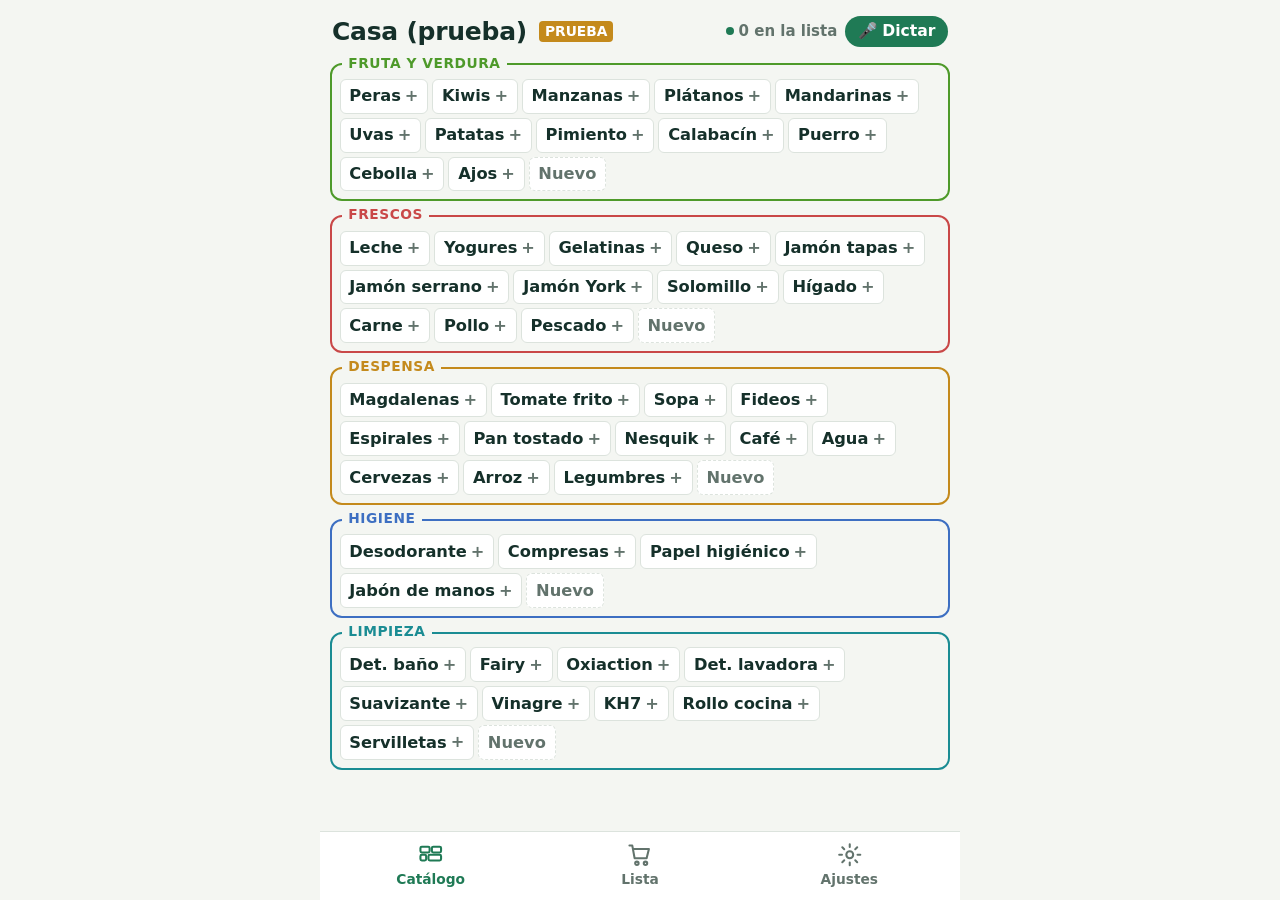
<file: index.html>
<!doctype html>
<html lang="es">
<head>
<meta charset="utf-8">
<meta name="viewport" content="width=device-width,initial-scale=1,viewport-fit=cover">
<title>Cesta</title>
<meta name="theme-color" content="#1F7A55">
<meta name="apple-mobile-web-app-capable" content="yes">
<meta name="mobile-web-app-capable" content="yes">
<meta name="apple-mobile-web-app-title" content="Cesta">
<link rel="manifest" href="manifest.json">
<link rel="icon" href="icon-192.png">
<link rel="apple-touch-icon" href="icon-192.png">
<link rel="stylesheet" href="style.css">
</head>
<body>
<div id="app" class="app"></div>
<div id="overlay"></div>
<script src="voz.js"></script>
<script src="app.js"></script>
</body>
</html>
</file>
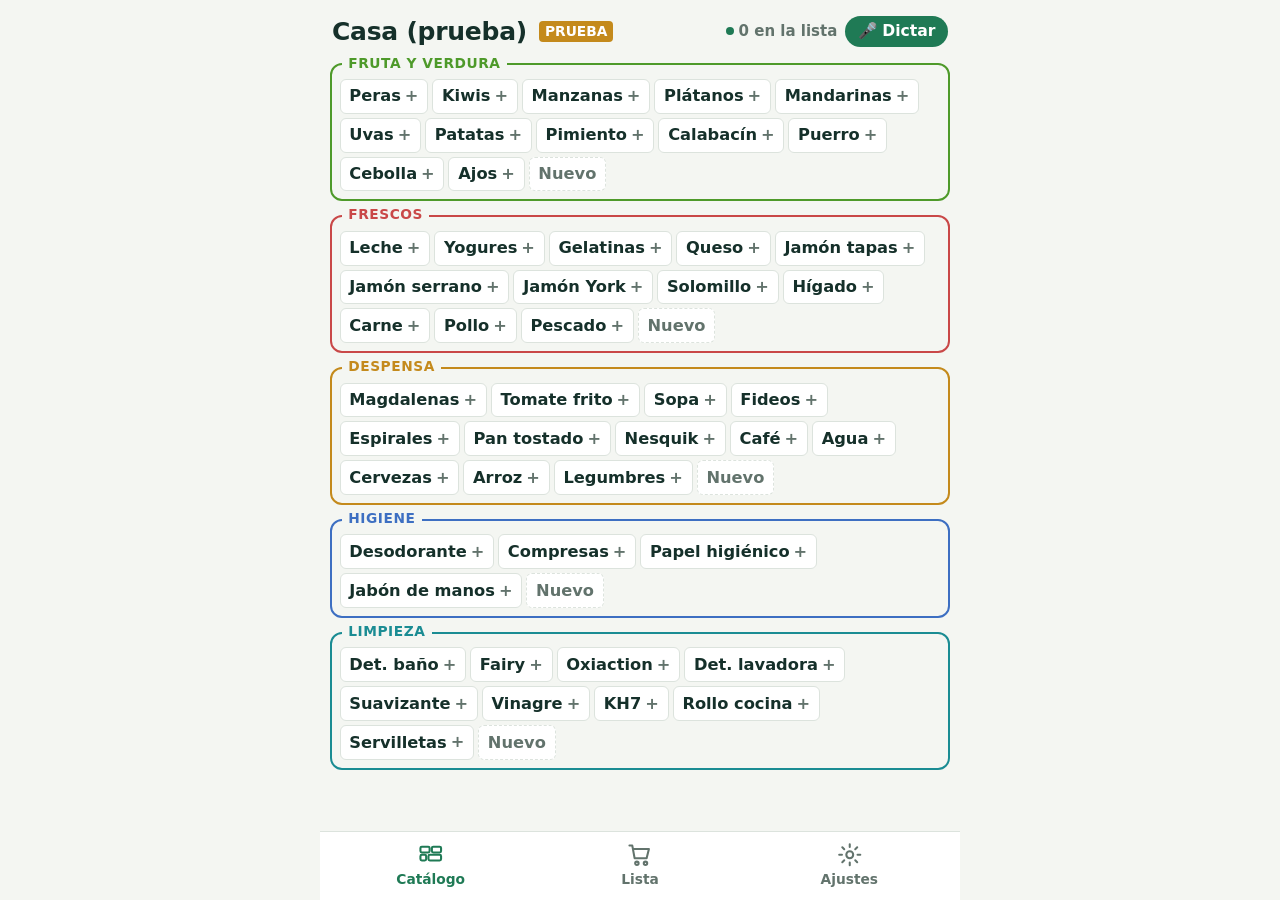
<file: backend/Index.html>
<!DOCTYPE html>
<html lang="es">
<head>
<base target="_top">
<meta charset="utf-8">
<style>
:root{
  --k:1.25;
  --bg:#F4F6F2; --surface:#FFFFFF; --ink:#15302A; --muted:#62736C; --line:#DCE3DD;
  --accent:#1F7A55; --accent-ink:#FFFFFF; --brick:#FFFFFF; --danger:#C8372D;
  --font:"Figtree",system-ui,-apple-system,"Segoe UI",Roboto,sans-serif;
  color-scheme:light;
}
@media (prefers-color-scheme: dark){:root:not([data-theme="light"]){
  --bg:#111D19; --surface:#16231F; --ink:#E6EFEA; --muted:#9AB0A7; --line:#2A3B35;
  --accent:#4CC08D; --accent-ink:#0B1A14; --brick:#1C2B26; color-scheme:dark}}
:root[data-theme="dark"]{
  --bg:#111D19; --surface:#16231F; --ink:#E6EFEA; --muted:#9AB0A7; --line:#2A3B35;
  --accent:#4CC08D; --accent-ink:#0B1A14; --brick:#1C2B26; color-scheme:dark}
*{box-sizing:border-box}
html,body{height:100%;margin:0}
body{background:var(--bg);color:var(--ink);font-family:var(--font);font-size:calc(15px*var(--k));line-height:1.4;
  -webkit-user-select:none;user-select:none;-webkit-touch-callout:none;-webkit-tap-highlight-color:transparent;overscroll-behavior:none}
input{-webkit-user-select:text;user-select:text}
button{font:inherit;color:inherit;cursor:pointer}
button:focus-visible,input:focus-visible,a:focus-visible{outline:2px solid var(--accent);outline-offset:2px}
.app{height:100%;display:flex;flex-direction:column;max-width:640px;margin:0 auto;position:relative}
.screen{flex:1;overflow-y:auto;overflow-x:hidden;padding:calc(12px + env(safe-area-inset-top,0px)) max(10px,env(safe-area-inset-right,0px)) 16px max(10px,env(safe-area-inset-left,0px))}

.top{display:flex;align-items:center;justify-content:space-between;gap:8px;margin:0 2px 12px}
.fam-btn{display:flex;align-items:center;gap:6px;background:none;border:0;padding:2px 0;min-width:0}
.fam-name{font-weight:800;font-size:calc(20px*var(--k));letter-spacing:-.01em;white-space:nowrap;overflow:hidden;text-overflow:ellipsis}
.caret{color:var(--muted);font-size:calc(10px*var(--k))}
.count{font-size:calc(12px*var(--k));font-weight:700;color:var(--muted);white-space:nowrap}
.sync{display:inline-block;width:8px;height:8px;border-radius:50%;background:var(--accent);margin-right:5px;vertical-align:1px}
.sync.wait{background:#E0A100;animation:blink 1s infinite}
.sync.off{background:var(--danger)}
@keyframes blink{50%{opacity:.3}}
.h1{font-weight:800;font-size:calc(20px*var(--k));margin:0 2px 12px}

.frames{display:flex;flex-direction:column;gap:14px}
.frame{border:2px solid var(--c);border-radius:12px;padding:calc(11px*var(--k)) calc(6px*var(--k)) calc(6px*var(--k));position:relative}
.frame-t{position:absolute;top:calc(-10px*var(--k));left:10px;background:var(--bg);padding:0 calc(5px*var(--k));font-size:calc(11px*var(--k));font-weight:800;letter-spacing:.04em;text-transform:uppercase;color:var(--c);line-height:calc(17px*var(--k));display:flex;align-items:center;gap:5px;max-width:calc(100% - 20px)}
.frame-t img{width:calc(17px*var(--k));height:calc(17px*var(--k));border-radius:4px}
.bricks{display:flex;flex-wrap:wrap;gap:4px}

.b{position:relative;display:inline-flex;align-items:center;gap:4px;border:1px solid var(--line);background:var(--brick);border-radius:6px;
  padding:calc(6px*var(--k)) calc(7px*var(--k));font-size:calc(13px*var(--k));font-weight:600;line-height:1.1;touch-action:manipulation;max-width:100%;text-decoration:none;color:var(--ink)}
.b .pl{font-weight:800;color:var(--muted);font-size:calc(13px*var(--k));line-height:1}
.b.on{background:var(--s);border-color:var(--s);color:var(--t,#fff)}
:root[data-colors="soft"] .b.on{background:color-mix(in srgb,var(--s) 26%,var(--brick));border-color:color-mix(in srgb,var(--s) 65%,var(--brick));color:var(--ink)}
.b.on .pl{color:inherit;opacity:.85}
.b .q{font-size:calc(11px*var(--k));font-weight:800;background:rgba(255,255,255,.3);border-radius:4px;padding:0 4px}
.b .pd{width:calc(10px*var(--k));height:calc(10px*var(--k));border-radius:50%;background:var(--p);box-shadow:0 0 0 1.5px #fff;flex:none}
.b .lg{width:calc(15px*var(--k));height:calc(15px*var(--k));border-radius:3px;flex:none}
.b.press{transform:scale(.94);transition:transform .35s}
.b.done{background:var(--brick);border-color:var(--line);color:var(--muted);text-decoration:line-through}
.b.done .lg{opacity:.4}
.b.sel{box-shadow:0 0 0 2px var(--bg),0 0 0 4px var(--s,var(--accent))}
.b.kill{touch-action:none;cursor:grab;padding-right:calc(3px*var(--k))}
.b.kill .grip{opacity:.5;font-size:calc(12px*var(--k))}
.b.kill .x{border:0;background:none;padding:0 calc(5px*var(--k));font:inherit;color:var(--danger);font-weight:800}
.b.dragging{opacity:.3}
.frame-t .mv,.frame-r .mv,.frame-c .mv{border:0;background:none;color:var(--c);font:inherit;font-size:calc(11px*var(--k));font-weight:800;line-height:inherit;padding:0 calc(5px*var(--k));margin:0;letter-spacing:.02em;cursor:pointer}
.frame-r,.frame-c{position:absolute;top:calc(-10px*var(--k));background:var(--bg);padding:0 calc(3px*var(--k));line-height:calc(17px*var(--k));display:flex;align-items:center;gap:calc(8px*var(--k));color:var(--c);text-transform:uppercase}
.frame-r{right:10px}
.frame-c{left:50%;transform:translateX(-50%);white-space:nowrap}
.frame.sup .frame-t{max-width:calc(50% - 10px - 34px*var(--k));padding:0 5px;overflow:hidden;white-space:nowrap;text-overflow:ellipsis;display:block;letter-spacing:0;text-transform:none;font-size:calc(12px*var(--k))}
.frame.sup .frame-t img{vertical-align:middle;margin-right:3px}
.frame.cat .frame-t{max-width:calc(100% - 120px*var(--k))}
.b.lift{transform:scale(1.06);box-shadow:0 4px 12px rgba(0,0,0,.25)}
.drag-ghost{position:fixed;z-index:50;pointer-events:none;box-shadow:0 8px 20px rgba(0,0,0,.3);transform:scale(1.08);background:var(--surface)}
.frame.drop{background:color-mix(in srgb,var(--c) 14%,transparent)}
.frames > .b.dash{align-self:flex-start}
.b.kill{border:1.5px dashed var(--danger);color:var(--danger)}
.b.kill .pl{color:var(--danger)}
.b.dash{border-style:dashed;color:var(--muted)}
.b.addb{padding:2px 2px 2px 7px}
.b.addb input{border:0;background:none;font:inherit;color:var(--ink);outline:0;width:110px;font-size:calc(16px*var(--k))}
.okb{border:0;background:var(--accent);color:var(--accent-ink);border-radius:4px;font-size:calc(12px*var(--k));font-weight:800;padding:5px 8px}
.hint{font-size:calc(12px*var(--k));color:var(--muted);text-align:center;margin:14px 8px 0}
.empty{padding:40px 20px;text-align:center;color:var(--muted)}

.nav{flex:none;display:grid;grid-template-columns:repeat(3,1fr);background:var(--surface);border-top:1px solid var(--line);
  padding:4px max(6px,env(safe-area-inset-right,0px)) calc(6px + env(safe-area-inset-bottom,0px)) max(6px,env(safe-area-inset-left,0px))}
.nav button{border:0;background:none;display:flex;flex-direction:column;align-items:center;gap:1px;font-size:calc(11px*var(--k));font-weight:700;color:var(--muted);padding:5px 0;position:relative}
.nav svg{width:calc(22px*var(--k));height:calc(22px*var(--k))}
.nav button.on{color:var(--accent)}
.badge{position:absolute;top:calc(1px*var(--k));left:calc(50% + 6px);background:var(--accent);color:var(--accent-ink);font-size:calc(10px*var(--k));font-weight:800;border-radius:999px;padding:0 calc(5px*var(--k));min-width:calc(18px*var(--k))}

/* popover */
.veil{position:fixed;inset:0;z-index:19}
.pop{position:fixed;z-index:20;background:var(--surface);border:1px solid var(--line);border-radius:14px;padding:7px;box-shadow:0 10px 28px rgba(0,0,0,.25);display:flex;flex-direction:column;gap:6px;max-width:min(calc(280px*var(--k)),calc(100vw - 16px));animation:pop .14s ease}
@keyframes pop{from{transform:scale(.92);opacity:0}to{transform:none;opacity:1}}
.pop-row{display:flex;gap:5px;flex-wrap:wrap;align-items:center}
.pp,.ps{width:calc(32px*var(--k));height:calc(32px*var(--k));border-radius:50%;border:0;background:var(--c);color:#fff;font-size:calc(12px*var(--k));font-weight:800;opacity:.45;padding:0;display:grid;place-items:center;overflow:hidden}
.ps{border-radius:8px}
.ps img{width:100%;height:100%}
.pp.on,.ps.on{opacity:1;box-shadow:0 0 0 2px var(--surface),0 0 0 4px var(--c)}
.pq{min-width:calc(32px*var(--k));height:calc(32px*var(--k));border-radius:8px;border:1.5px solid var(--line);background:var(--surface);font-size:calc(16px*var(--k));font-weight:800;line-height:1;padding:0 calc(8px*var(--k))}
.pq.del{margin-left:auto;color:var(--muted);font-size:calc(13px*var(--k))}
.pq.red{background:var(--danger);border-color:var(--danger);color:#fff;font-size:calc(13px*var(--k))}
.pn{min-width:calc(22px*var(--k));text-align:center;font-weight:800}
.pmsg{font-size:calc(12.5px*var(--k));font-weight:700;flex:1;min-width:120px}

/* ventanas flotantes arriba (el teclado del móvil ocupa la parte de abajo) */
.scrim{position:fixed;inset:0;background:rgba(10,20,17,.4);z-index:20;display:flex;align-items:flex-start;justify-content:center;padding:calc(8px + env(safe-area-inset-top,0px)) 8px 0}
.sheet{background:var(--surface);width:100%;max-width:640px;border-radius:16px;padding:14px;max-height:calc(100dvh - 24px);overflow-y:auto;box-shadow:0 12px 32px rgba(0,0,0,.25);animation:down .18s ease}
@keyframes down{from{transform:translateY(-24px);opacity:.5}to{transform:none;opacity:1}}
@keyframes up{from{transform:translateY(30px);opacity:.5}to{transform:none;opacity:1}}
.sheet textarea.in{width:100%;min-height:calc(84px*var(--k));resize:vertical;display:block;-webkit-user-select:text;user-select:text}
.sheet .hint{margin:8px 0 0}
.dup{margin:8px 2px 0;font-size:calc(13px*var(--k));font-weight:700;color:var(--danger)}
.vrows{display:flex;flex-direction:column;gap:8px;margin:0 0 12px}
.vr{border:1.5px solid var(--line);border-radius:10px;padding:7px 8px;display:flex;flex-direction:column;gap:6px}
.vr.ask{border-color:#E0A100;background:color-mix(in srgb,#E0A100 9%,transparent)}
.vr.skip{opacity:.45}
.vr.skip .vh b{text-decoration:line-through}
.vh{display:flex;align-items:center;gap:6px;font-size:calc(14px*var(--k))}
.vh b{flex:1;min-width:0}
.vh .st{font-size:calc(11.5px*var(--k));font-weight:700;color:var(--muted);text-align:right}
.vh .x{border:0;background:none;color:var(--muted);font-weight:800;font-size:calc(14px*var(--k));padding:2px 4px}
.chips{display:flex;flex-wrap:wrap;gap:5px}
.ch{border:1.5px solid var(--c,var(--line));color:var(--c,var(--ink));background:var(--surface);border-radius:999px;padding:calc(3px*var(--k)) calc(9px*var(--k));font-size:calc(12px*var(--k));font-weight:700}
.ch.on{background:var(--c,var(--accent));color:#fff}
.mic{border:0;background:var(--accent);color:var(--accent-ink);border-radius:999px;padding:calc(4px*var(--k)) calc(10px*var(--k));font-weight:800;font-size:calc(12.5px*var(--k));margin-left:8px}
.mic.clr{background:none;color:var(--muted);border:1.5px solid var(--line)}
.mic.live{background:var(--danger);color:#fff;animation:blink 1s infinite}
.tools{display:flex;flex-wrap:wrap;gap:6px;margin:0 0 12px}
.emo{font-size:calc(14px*var(--k));line-height:1;flex:none}
.ps .emo{font-size:calc(18px*var(--k))}
.b.flash{animation:flash .5s ease 4;box-shadow:0 0 0 3px var(--accent)}
@keyframes flash{50%{transform:scale(1.12)}}
.sheet h3{margin:0 0 12px;font-size:calc(18px*var(--k))}
.row{display:flex;gap:8px;align-items:center}
.in{flex:1;min-width:0;border:1.5px solid var(--line);border-radius:10px;padding:10px 11px;background:var(--bg);color:var(--ink);font:inherit;font-size:calc(16px*var(--k))}
.btn{border:0;border-radius:10px;padding:10px 14px;font-weight:800;font-size:calc(14px*var(--k))}
.btn.pri{background:var(--accent);color:var(--accent-ink)}
.btn.ghost{background:none;color:var(--muted)}
.btn.wide{width:100%}
.fam-opt{display:flex;align-items:center;justify-content:space-between;gap:8px;width:100%;border:2px solid var(--line);background:var(--surface);border-radius:12px;padding:11px 12px;margin-bottom:6px;font-weight:700;text-align:left}
.fam-opt.on{border-color:var(--accent)}
.toast{position:fixed;left:0;right:0;margin:0 auto;bottom:calc(74px + env(safe-area-inset-bottom,0px));z-index:30;width:calc(100% - 24px);max-width:600px;background:var(--ink);color:var(--bg);border-radius:12px;padding:10px 12px;font-size:calc(13.5px*var(--k));font-weight:700;display:flex;justify-content:space-between;gap:10px;animation:up .2s ease}
.toast button{background:none;border:0;color:inherit;font-weight:800;text-decoration:underline;padding:0}

/* login / onboarding */
.hero{flex:1;display:flex;flex-direction:column;justify-content:center;gap:18px;padding:32px max(20px,env(safe-area-inset-right,0px)) calc(32px + env(safe-area-inset-bottom,0px)) max(20px,env(safe-area-inset-left,0px));overflow:auto}
.logo-wall{display:flex;flex-wrap:wrap;gap:4px;max-width:260px}
.logo-wall span{height:22px;border-radius:5px;display:inline-block}
.hero h1{font-size:calc(44px*var(--k));line-height:1;margin:0;letter-spacing:-.03em}
.hero p{margin:0;color:var(--muted);max-width:40ch}
.card{border:2px solid var(--c,var(--line));border-radius:12px;padding:16px 12px 12px;position:relative;display:flex;flex-direction:column;gap:8px}
.err{color:var(--danger);font-weight:700;font-size:calc(13px*var(--k))}
.demo-tag{font-size:calc(11px*var(--k));font-weight:800;color:#fff;background:#C48A1C;border-radius:4px;padding:1px 6px;margin-left:6px;vertical-align:2px}
@media (prefers-reduced-motion:reduce){*{animation:none!important;transition:none!important}}

</style>
</head>
<body>
<div id="app" class="app"></div>
<div id="overlay"></div>
<script>window.CESTA_LOGOS = {"aldi": "[data-uri]", "alimerka": "[data-uri]", "elcorte": "[data-uri]", "froiz": "[data-uri]", "gadis": "[data-uri]", "lidl": "[data-uri]", "mercadona": "[data-uri]"};</script>
<script>
/* Cesta: entender lo dictado o escrito.
   - parse(texto): trocea "dos leches, pan y tomate frito para Marta" en elementos con cantidad.
   - match(nombre, productos): busca en el catálogo.
   - classify(nombre, categorias, productos): adivina la categoría de un producto nuevo; devuelve null si duda.
   Sin servicios externos: un diccionario de la compra en español y lo que ya hay en el catálogo. */
(function () {
'use strict';

const strip = s => String(s || '').normalize('NFD').replace(/[̀-ͯ]/g, '').toLowerCase();
function sing(w) {
  if (w.length <= 3) return w;
  if (/ces$/.test(w)) return w.slice(0, -3) + 'z';
  if (/[lnrdj]es$/.test(w)) return w.slice(0, -2);
  if (/s$/.test(w) && !/ss$/.test(w)) return w.slice(0, -1);
  return w;
}
const STOP = new Set(['de', 'del', 'el', 'la', 'los', 'las', 'un', 'una', 'unos', 'unas', 'al', 'para', 'con', 'en', 'y', 'e']);
// «ñoquis» y «gnoquis» se escriben distinto pero suenan igual
// y «zero»/«cero», «vino»/«bino»: se comparan por cómo suenan
const fon = w => w.replace(/z/g, 'c').replace(/v/g, 'b').replace(/h/g, '').replace(/ll/g, 'y');
function words(s) { return strip(s).replace(/[^a-z0-9ñ ]+/g, ' ').replace(/gn/g, 'n').split(/\s+/).filter(Boolean).map(sing).map(fon); }
// «limpia cristales» = «Limpiacristales»
const compact = s => key(s).replace(/ /g, '');
function key(s) { return words(s).filter(w => !STOP.has(w)).join(' '); }

/* ---------- trocear ---------- */
const NUM = { un: 1, uno: 1, una: 1, dos: 2, tres: 3, cuatro: 4, cinco: 5, seis: 6, siete: 7, ocho: 8, nueve: 9, diez: 10, once: 11, doce: 12, quince: 15, veinte: 20, par: 2, docena: 12 };
const FILL = /^(y |e |tambien |ademas |luego |hay que comprar |hay que |tenemos que comprar |necesitamos |necesito |falta |faltan |compra |comprar |apunta |anota |pon |añade |anade |mete |quiero |queremos |algo de |un poco de |unos |unas |el |la |los |las )+/;
const UNIT = /^(kilos?|kg|gramos?|g|litros?|l|paquetes?|botellas?|botes?|latas?|bolsas?|cajas?|bandejas?|barras?|tarros?|briks?|bricks?|packs?|garrafas?|rollos?|piezas?|unidades?|docenas?|medias? docenas?) (de )?/;
// Al dictar seguido no hay comas: «manzanas peras dos leches papel higiénico».
// Se trocea buscando nombres del catálogo y del diccionario; lo desconocido seguido va junto.
const QW = /^(\d+|un|uno|una|dos|tres|cuatro|cinco|seis|siete|ocho|nueve|diez|once|doce|quince|veinte|par|docena|media)$/;
const UW = /^(kilos?|kg|gramos?|litros?|paquetes?|botellas?|botes?|latas?|bolsas?|cajas?|bandejas?|barras?|tarros?|briks?|bricks?|packs?|garrafas?|rollos?|piezas?|unidades?|docenas?|de|par)$/;
const VARI = /^(entera?s?|desnatad[ao]s?|semidesnatad[ao]s?|sin|light|cero|natural(es)?|grieg[ao]s?|fresc[ao]s?|rallad[ao]s?|integral(es)?|ecologic[ao]s?|bio|grandes?|pequen[ao]s?|normal(es)?|blanc[ao]s?|negr[ao]s?|tint[ao]s?|verdes?|roj[ao]s?|amarill[ao]s?|picad[ao]s?|ahumad[ao]s?|curad[ao]s?|tiern[ao]s?|cocid[ao]s?|frit[ao]s?|congelad[ao]s?|lonchas?|lonchead[ao]s?|tacos?|enter[ao]s?|mini|extra|clasic[ao]s?|original(es)?|zero|max|0)$/;
function splitRun(part, productos) {
  const ws = part.split(' ').filter(Boolean);
  if (ws.length < 2) return [part];
  const keys = new Set(productos.filter(p => p.activo !== false).map(p => key(p.nombre)));
  if (keys.has(key(part))) return [part];
  const known = (a) => { if (STOP.has(strip(a[0])) || STOP.has(strip(a[a.length - 1]))) return false; const k = key(a.join(' ')); return k && (keys.has(k) || phrases().some(ph => ph.ws.join(' ') === k)); };
  const out = []; let cur = [], pre = [], unk = false, lastKnown = false;
  const flush = () => { if (cur.length) out.push(cur.join(' ')); cur = []; unk = false; };
  for (let i = 0; i < ws.length; i++) {
    const w = strip(ws[i]);
    if ((w === 'para' || w === 'en' || w === 'del') && i + 1 < ws.length && (cur.length || out.length)) {
      if (!cur.length) cur = out.pop().split(' ');
      cur.push(ws[i], ws[i + 1]); i++; unk = false; continue;
    }
    if (QW.test(w) || (pre.length && UW.test(w))) { flush(); lastKnown = false; pre.push(ws[i]); continue; }
    let len = 0;
    for (let n = Math.min(5, ws.length - i); n >= 1; n--) if (known(ws.slice(i, i + n))) { len = n; break; }
    if (len) { flush(); cur = pre.concat(ws.slice(i, i + len)); pre = []; i += len - 1; flush(); lastKnown = true; continue; }
    // «queso de cabra», «leche entera»: solo es variante si va con «de/con/sin» o es un adjetivo típico;
    // si no, es otro producto («toallitas desatascador»)
    if (!unk && lastKnown && !pre.length && out.length && (/^(de|con|sin|al|a)$/.test(w) || VARI.test(w))) { cur = out.pop().split(' '); unk = true; lastKnown = false; cur.push(ws[i]); continue; }
    lastKnown = false;
    if (!unk) { flush(); cur = pre; pre = []; unk = true; }
    cur.push(ws[i]);
  }
  if (pre.length) cur = cur.concat(pre);
  flush();
  return out.length ? out : [part];
}
// «ajos mercadona», «arroz froiz»: el nombre de un súper o tienda sin «en» delante
const OIDOS = {
  froic: ['freud', 'floyd', 'froid', 'froyd', 'floid', 'frois', 'froix', 'fruic', 'flois', 'froit', 'freuid', 'fróis'],
  lidl: ['lidel', 'lidle', 'lidol', 'little', 'lil', 'lid', 'lidi'],
  aldi: ['aldy', 'aldis', 'baldi'],
  alimerka: ['alimerca', 'ali merca', 'alimerkas'],
  gadi: ['gadis', 'gadys', 'cadis', 'gaddis', 'gades'],
  mercadona: ['mercadonas', 'merca dona'],
  eroski: ['eroski', 'erosqui', 'eroschi'],
  carrefour: ['carrefur', 'carfur', 'carrefour', 'carre four']
};
function markShops(part, tiendas) {
  if (!tiendas || !tiendas.length) return part;
  const ts = [];
  tiendas.forEach(x => {
    const n = x.nombre || x, k = key(n); if (!k) return;
    ts.push({ n: n, k: k });
    // cómo suele oír el reconocimiento de voz algunos súpers
    Object.keys(OIDOS).forEach(b => { if (k.split(' ').includes(b) || k.replace(/ /g, '') === b) OIDOS[b].forEach(a => ts.push({ n: n, k: key(a) })); });
  });
  const ws = part.split(' ').filter(Boolean), out = [];
  for (let i = 0; i < ws.length; i++) {
    let hit = null, len = 0;
    if (STOP.has(strip(ws[i]))) { out.push(ws[i]); continue; }
    for (let n = Math.min(3, ws.length - i); n >= 1 && !hit; n--) {
      const k = key(ws.slice(i, i + n).join(' '));
      if (!k || STOP.has(k)) continue;
      hit = ts.find(t => t.k === k) || (k.length >= 4 ? ts.find(t => t.k.split(' ')[0] === k || t.k.startsWith(k + ' ')) : null);
      // tras «en», se admite una palabra parecida («en Froid»)
      if (!hit && n === 1 && k.length >= 4 && /^(en|del)$/.test(out.length ? strip(out[out.length - 1]) : '')) hit = ts.find(t => lev(t.k.split(' ')[0], k) <= 2);
      if (hit) len = n;
    }
    if (!hit) { out.push(ws[i]); continue; }
    const prev = out.length ? strip(out[out.length - 1]) : '';
    if (/^(en|del|de|el|la)$/.test(prev)) { while (out.length && /^(en|del|de|el|la)$/.test(strip(out[out.length - 1]))) out.pop(); }
    if (out.length) out.push('en'); 
    out.push(hit.n.replace(/\s+/g, '\u00a0'));
    i += len - 1;
  }
  return out.join(' ');
}
function parse(text, productos, tiendas) {
  const t = String(text || '').replace(/\s+/g, ' ').trim();
  if (!t) return [];
  let parts = t.split(/\s*(?:,|;|\.|\n|\by\b(?=\s)|\be\b(?=\s+[aeiouáéíóú])|\bademás\b|\btambién\b)\s*/i).map(x => x.trim()).filter(Boolean);
  if (tiendas) parts = parts.map(x => markShops(x, tiendas));
  if (productos) parts = [].concat.apply([], parts.map(x => splitRun(x, productos)));
  const out = [];
  parts.forEach(raw => {
    let s = raw.trim(), lower = strip(s);
    // quitar muletillas al principio
    let m = lower.match(FILL);
    while (m && m[0]) { s = s.slice(m[0].length); lower = lower.slice(m[0].length); m = lower.match(FILL); }
    let qty = 1;
    // "media docena de huevos"
    if (/^media docena (de )?/.test(lower)) { qty = 6; const n = lower.match(/^media docena (de )?/)[0].length; s = s.slice(n); lower = lower.slice(n); }
    m = lower.match(/^(\d+)\s*(x\s*)?/) || lower.match(/^(un|uno|una|dos|tres|cuatro|cinco|seis|siete|ocho|nueve|diez|once|doce|quince|veinte|un par|par|una docena|docena)\b\s*(de\s+)?/);
    if (m) {
      const w = m[1].replace(/^un par$/, 'par').replace(/^una docena$/, 'docena');
      qty = /^\d+$/.test(w) ? parseInt(w, 10) : (NUM[w] || 1);
      s = s.slice(m[0].length); lower = lower.slice(m[0].length);
    }
    const u = lower.match(UNIT);
    if (u) { s = s.slice(u[0].length); lower = lower.slice(u[0].length); }
    // "para Marta", "en Lidl", "del Mercadona", "de la frutería"
    let para = '', en = '';
    const mp = s.match(/\s+para\s+(.+?)(?=\s+(?:en|del?)\s+|$)/i); if (mp) { para = mp[1].trim(); s = s.replace(mp[0], ' '); }
    let full = '';
    const me = s.match(/\s+(?:en(?: el| la)?|del|de la)\s+([^\s].*)$/i); if (me) { en = me[1].trim(); full = s.replace(/\s+/g, ' ').trim(); s = s.slice(0, me.index); }
    s = s.replace(/\s+/g, ' ').trim().replace(/^(de|del)\s+/i, '');
    if (!s) return;
    out.push({ raw: raw, name: s, full: full || s, qty: Math.max(1, Math.min(99, qty)), para: para, en: en });
  });
  return out;
}

/* ---------- buscar en el catálogo ---------- */
function lev(a, b) {
  if (Math.abs(a.length - b.length) > 2) return 9;
  const d = Array.from({ length: a.length + 1 }, (_, i) => [i]);
  for (let j = 1; j <= b.length; j++) d[0][j] = j;
  for (let i = 1; i <= a.length; i++) for (let j = 1; j <= b.length; j++)
    d[i][j] = Math.min(d[i - 1][j] + 1, d[i][j - 1] + 1, d[i - 1][j - 1] + (a[i - 1] === b[j - 1] ? 0 : 1));
  return d[a.length][b.length];
}
const wEq = (a, b) => a === b || (a.length >= 6 && b.length >= 6 && lev(a, b) <= 1);
// Devuelve { exact: producto | null, options: [productos] }
function match(name, productos) {
  const k = key(name); if (!k) return { exact: null, options: [] };
  const kw = k.split(' ');
  const act = productos.filter(p => p.activo !== false);
  const kc = k.replace(/ /g, '');
  const exact = act.filter(p => key(p.nombre) === k || compact(p.nombre) === kc);
  if (exact.length) return { exact: exact[0], options: [] };
  const fuzzy = act.filter(p => { const pw = key(p.nombre).split(' '); return pw.length === kw.length && pw.every((w, i) => wEq(w, kw[i])); });
  if (fuzzy.length === 1) return { exact: fuzzy[0], options: [] };
  // "leche entera" → Leche (el catálogo está contenido en lo dicho)
  const inside = act.filter(p => { const pw = key(p.nombre).split(' '); return pw.every(w => kw.some(x => wEq(x, w))); })
    .sort((a, b) => key(b.nombre).length - key(a.nombre).length);
  // "jamón" → Jamón York, Jamón serrano… (lo dicho está contenido en el catálogo)
  const wider = act.filter(p => { const pw = key(p.nombre).split(' '); return kw.every(w => pw.some(x => wEq(x, w))); });
  // «mozzarella pizza» con «Mozzarella» en el catálogo: puede ser una variante, así que se pregunta
  const opts = []; [...fuzzy, ...wider, ...inside].forEach(p => { if (!opts.includes(p)) opts.push(p); });
  if (opts.length === 1 && wider.length === 1 && wider[0] === opts[0] && !inside.length) return { exact: null, options: opts };
  return { exact: null, options: opts.slice(0, 6) };
}

/* ---------- adivinar la categoría ---------- */
const DICT = {
  fruta: 'fruta manzana pera platano banana naranja mandarina clementina limon lima pomelo kiwi uva fresa freson cereza melon sandia piña mango aguacate melocoton nectarina paraguayo albaricoque ciruela higo granada frambuesa arandano mora caqui chirimoya papaya coco',
  verdura: 'verdura hortaliza patata cebolla cebolleta ajo tomate lechuga pepino pimiento calabacin berenjena zanahoria puerro apio brocoli coliflor col repollo lombarda espinaca acelga judia verde champiñon seta rucula canonigo escarola endivia calabaza boniato batata remolacha perejil cilantro albahaca hierbabuena menta alcachofa esparrago rabano nabo jengibre guisante haba ensalada',
  farmacia: 'farmacia paracetamol ibuprofeno aspirina gelocatil frenadol preservativo condon tirita gasa venda esparadrapo termometro betadine alcohol agua oxigenada suero fisiologico jarabe pastilla vitamina antiacido almax omeprazol antihistaminico colirio lagrima artificial mascarilla quirurgica test de embarazo crema de pañal',
  frescos: 'leche yogur yogurt natilla flan gelatina cuajada queso mantequilla margarina nata huevo jamon york serrano pavo chorizo salchichon fuet lomo embutido mortadela bacon beicon panceta salchicha carne ternera cerdo pollo pechuga muslo contramuslo alita filete hamburguesa costilla solomillo higado chuleta conejo cordero cabrito picada carrillera secreto presa pescado merluza pescadilla salmon bacalao dorada lubina sardina boqueron trucha rape lenguado gallo emperador atun fresco gamba langostino mejillon calamar sepia pulpo almeja berberecho kefir requeson tofu hummus gazpacho masa pizza fresca quesito petit actimel danone',
  despensa: 'arroz pasta macarron espagueti spaghetti espiral fideo tallarin lasaña canelon lenteja garbanzo alubia judion legumbre harina azucar sal aceite tomate frito salsa mayonesa ketchup mostaza lata conserva atun bonito sardinilla mejillon en escabeche sopa caldo pure cafe te infusion manzanilla poleo cacao nesquik colacao cola cao cereal muesli avena galleta magdalena bizcocho pan tostado pan de molde pan bimbo biscote mermelada miel chocolate cacahuete crema de cacao nocilla nutella turron polvoron especia pimienta oregano comino pimenton canela levadura fruto seco almendra nuez avellana pipa patata frita snack palomita aceituna pepinillo maiz tortilla wrap tortita gelatina en polvo bolleria donut croissant envasado leche condensada leche evaporada',
  bebidas: 'agua cerveza vino tinto blanco refresco coca cola fanta sprite aquarius nestea zumo tonica gaseosa cava sidra champan bebida isotonica batido horchata vermut ron ginebra whisky licor',
  panaderia: 'pan barra baguette chapata hogaza pan integral pan de pueblo panecillo',
  congelados: 'helado congelado croqueta empanadilla varita merluza congelada pizza congelada verdura congelada guisante congelado hielo patata congelada',
  higiene: 'desodorante gel champu acondicionador mascarilla pasta de dientes dentifrico cepillo de dientes colutorio enjuague hilo dental jabon de manos jabon compresa tampon salvaslip protegeslip papel higienico toallita pañal crema hidratante body leche corporal colonia perfume cuchilla espuma de afeitar maquinilla algodon bastoncillo tirita pañuelo protector solar crema solar laca gomina tinte quitaesmalte',
  limpieza: 'desatascador desengrasante lejia fairy lavavajillas detergente suavizante friegasuelo limpiacristal amoniaco estropajo bayeta fregona escoba recogedor bolsa de basura bolsa basura papel de cocina rollo de cocina rollo cocina servilleta papel de aluminio papel aluminio film transparente papel de horno oxiaction kh7 sanytol pastilla lavavajillas abrillantador quitagrasa limpiahogar multiusos ambientador insecticida guante quitamancha cillit vileda pato wc mistol vinagre de limpieza',
  mascotas: 'pienso comida de gato comida de perro arena de gato arena gato perro lata de gato snack de perro',
  bebe: 'potito papilla leche de continuacion biberon chupete toallita de bebe'
};
const CAT_SYN = {
  fruta: ['fruta', 'fruteria'],
  verdura: ['verdura', 'hortaliza', 'huerta'],
  farmacia: ['farmacia', 'botiquin', 'medicina', 'salud', 'parafarmacia'],
  frescos: ['fresco', 'lacteo', 'nevera', 'frigorifico', 'refrigerado', 'charcuteria'],
  carne: ['carne', 'carniceria'],
  pescado: ['pescado', 'pescaderia', 'marisco'],
  despensa: ['despensa', 'alimentacion', 'comida', 'ultramarino', 'seco', 'abarrote'],
  bebidas: ['bebida'],
  panaderia: ['pan', 'panaderia', 'bolleria'],
  congelados: ['congelado'],
  higiene: ['higiene', 'aseo', 'perfumeria', 'cuidado personal'],
  limpieza: ['limpieza', 'hogar', 'drogueria', 'casa'],
  mascotas: ['mascota', 'animal', 'perro', 'gato'],
  bebe: ['bebe', 'infantil']
};
const FALLBACK = { fruta: 'verdura', verdura: 'fruta', farmacia: 'higiene', bebidas: 'despensa', panaderia: 'despensa', congelados: 'frescos', carne: 'frescos', pescado: 'frescos', bebe: 'higiene' };
const CARNE = new Set(words('carne ternera cerdo pollo pechuga muslo contramuslo alita filete hamburguesa costilla solomillo higado chuleta conejo cordero cabrito picada carrillera secreto presa'));
const PESCADO = new Set(words('pescado merluza pescadilla salmon bacalao dorada lubina sardina boqueron trucha rape lenguado gallo emperador gamba langostino mejillon calamar sepia pulpo almeja berberecho'));
let PHRASES = null;
function phrases() {
  if (PHRASES) return PHRASES;
  PHRASES = [];
  Object.keys(DICT).forEach(k => {
    // cada entrada es una palabra o una expresión ("pasta de dientes"): las de varias palabras se marcan con " de "
    const toks = DICT[k].split(' ');
    const list = [];
    for (let i = 0; i < toks.length; i++) {
      if (toks[i + 1] === 'de' && toks[i + 2]) { list.push(toks[i] + ' de ' + toks[i + 2]); i += 2; }
      else list.push(toks[i]);
    }
    // expresiones conocidas de dos palabras sin "de"
    list.forEach(ph => PHRASES.push({ ws: words(ph).filter(w => !STOP.has(w)), cat: k }));
  });
  ['papel higienico', 'tomate frito', 'pan tostado', 'pan bimbo', 'coca cola', 'cola cao', 'judia verde', 'pizza fresca', 'pizza congelada', 'patata frita', 'patata congelada', 'merluza congelada', 'verdura congelada', 'guisante congelado', 'crema hidratante', 'leche corporal', 'protector solar', 'crema solar', 'hilo dental', 'rollo cocina', 'bolsa basura', 'film transparente', 'pastilla lavavajillas', 'pato wc', 'arena gato', 'leche condensada', 'leche evaporada', 'atun fresco', 'fruto seco', 'gelatina en polvo', 'bebida isotonica', 'pan integral', 'cepillo de dientes', 'pasta de dientes', 'espuma de afeitar']
    .forEach(ph => {
      const cat = /congelad/.test(ph) ? 'congelados' : /^(papel higienico|crema hidratante|leche corporal|protector solar|crema solar|hilo dental|cepillo de dientes|pasta de dientes|espuma de afeitar)$/.test(ph) ? 'higiene'
        : /^(rollo cocina|bolsa basura|film transparente|pastilla lavavajillas|pato wc)$/.test(ph) ? 'limpieza' : /^arena gato$/.test(ph) ? 'mascotas'
        : /^(coca cola|bebida isotonica)$/.test(ph) ? 'bebidas' : /^(pizza fresca|atun fresco)$/.test(ph) ? 'frescos' : /^(judia verde)$/.test(ph) ? 'verdura' : /^pan integral$/.test(ph) ? 'panaderia' : 'despensa';
      PHRASES.push({ ws: words(ph).filter(w => !STOP.has(w)), cat: cat });
    });
  PHRASES = PHRASES.filter(p => p.ws.length);
  PHRASES.sort((a, b) => b.ws.length - a.ws.length);
  return PHRASES;
}
function catFor(keyName, categorias) {
  const cs = categorias.map(c => ({ c: c, n: strip(c.nombre) }));
  const find = k => { const syn = CAT_SYN[k] || [k]; const x = cs.find(o => syn.some(s => o.n.includes(s))); return x ? x.c : null; };
  return find(keyName) || (FALLBACK[keyName] ? find(FALLBACK[keyName]) : null);
}
// → { cat: categoría | null, why: 'catalogo' | 'diccionario' | null }
function classify(name, categorias, productos) {
  const ws = words(name).filter(w => !STOP.has(w));
  if (!ws.length) return { cat: null, why: null };
  // 1) Algo parecido en el catálogo ("yogur griego" → donde estén los Yogures)
  const act = (productos || []).filter(p => p.activo !== false);
  let best = null, bestScore = 0;
  act.forEach(p => {
    const pw = words(p.nombre).filter(w => !STOP.has(w));
    const score = pw.filter(w => ws.some(x => wEq(x, w))).length / Math.max(pw.length, 1);
    if (score > bestScore && pw.length && ws.some(x => wEq(x, pw[0]))) { best = p; bestScore = score; }
  });
  if (best && bestScore >= 0.99) { const c = categorias.find(x => x.id === best.categoriaId); if (c) return { cat: c, why: 'catalogo' }; }
  // 2) Diccionario (carne y pescado van a su categoría si la familia tiene una)
  if (ws.some(w => CARNE.has(w))) { const c = catFor('carne', categorias); if (c && /carn/.test(strip(c.nombre))) return { cat: c, why: 'diccionario' }; }
  if (ws.some(w => PESCADO.has(w))) { const c = catFor('pescado', categorias); if (c && /pesc|marisc/.test(strip(c.nombre))) return { cat: c, why: 'diccionario' }; }
  // primero palabras exactas; luego con una letra de diferencia (por si el dictado se equivoca)
  for (const eq of [(x, y) => x === y, wEq]) {
    for (const ph of phrases()) {
      if (ph.ws.length > ws.length) continue;
      for (let i = 0; i + ph.ws.length <= ws.length; i++) {
        if (ph.ws.every((w, j) => eq(ws[i + j], w))) {
          const c = catFor(ph.cat, categorias);
          return c ? { cat: c, why: 'diccionario' } : { cat: null, why: null };
        }
      }
    }
  }
  // 3) Por el nombre de la categoría ("comida de gato" → Mascotas)
  const byName = categorias.find(c => ws.some(w => wEq(w, sing(strip(c.nombre)))));
  if (byName) return { cat: byName, why: 'diccionario' };
  if (best && bestScore >= 0.5) { const c = categorias.find(x => x.id === best.categoriaId); if (c) return { cat: c, why: 'catalogo' }; }
  return { cat: null, why: null };
}

function findByName(list, name) {
  const k = key(name); if (!k) return null;
  return list.find(x => key(x.nombre) === k) || list.find(x => key(x.nombre).startsWith(k) || k.startsWith(key(x.nombre))) || null;
}

window.CestaVoz = { parse, match, classify, findByName, key, strip, splitRun, markShops };
})();

</script>
<script>
/* Cesta: lista de la compra familiar. Frontend sin dependencias.
   Dentro de Google: la sirve el script de la hoja de la familia (backend/Code.gs) y habla con él con google.script.run.
   Fuera de Google (GitHub Pages) funciona en modo prueba, guardando solo en este móvil. */
(function () {
'use strict';

const GAS = !!(window.google && google.script && google.script.run);
const DEMO = !GAS;

/* ---------- utilidades ---------- */
const esc = s => String(s == null ? '' : s).replace(/[&<>"']/g, c => ({ '&': '&amp;', '<': '&lt;', '>': '&gt;', '"': '&quot;', "'": '&#39;' }[c]));
const LS = {
  get(k, d) { try { const v = localStorage.getItem('cesta.' + k); return v == null ? d : JSON.parse(v); } catch (e) { return d; } },
  set(k, v) { try { localStorage.setItem('cesta.' + k, JSON.stringify(v)); } catch (e) {} },
  del(k) { try { localStorage.removeItem('cesta.' + k); } catch (e) {} }
};
const uid = p => p + Date.now().toString(36).slice(-4) + Math.random().toString(36).slice(2, 6);
const startOfToday = () => { const d = new Date(); d.setHours(0, 0, 0, 0); return d.getTime(); };
function ink(hex) {
  const n = parseInt(String(hex || '#000').slice(1), 16), r = n >> 16, g = (n >> 8) & 255, b = n & 255;
  return (0.299 * r + 0.587 * g + 0.114 * b) > 170 ? '#1b1b1b' : '#ffffff';
}
const initial = n => (String(n || '?').trim()[0] || '?').toUpperCase();
const clone = o => JSON.parse(JSON.stringify(o));

const BRANDS = {
  mercadona: { n: 'Mercadona', c: '#1E8E57' },
  lidl: { n: 'Lidl', c: '#0050AA' },
  aldi: { n: 'Aldi', c: '#1B3E8C' },
  alimerka: { n: 'Alimerka', c: '#E5A800' },
  froiz: { n: 'Froiz', c: '#E31E24' },
  gadis: { n: 'Gadis', c: '#3B1214' },
  elcorte: { n: 'El Corte Inglés', c: '#00843D' }
};
const LOGOS = window.CESTA_LOGOS || null;
const logoUrl = l => (l && BRANDS[l]) ? (LOGOS ? LOGOS[l] : 'logos/' + l + '.png') : '';
/* Tiendas que no son supermercados: se distinguen con un emoji */
const SHOPS = {
  fruteria: { n: 'Frutería', e: '🍎', c: '#4E9A2A' },
  pescaderia: { n: 'Pescadería', e: '🐟', c: '#1F7FB8' },
  carniceria: { n: 'Carnicería', e: '🥩', c: '#B23A3A' },
  panaderia: { n: 'Panadería', e: '🥖', c: '#C48A1C' },
  farmacia: { n: 'Farmacia', e: '💊', c: '#2E9E6A' },
  drogueria: { n: 'Droguería', e: '🧴', c: '#7A5BD6' }
};
const EMOJIS = ['🛒', '🏪', '🍎', '🥦', '🐟', '🥩', '🥖', '🧀', '🥚', '🍷', '💊', '🧴', '🐶', '🌿'];
const isEmoji = l => !!l && !BRANDS[l] && /[^\x00-\x7F]/.test(l);
const V = window.CestaVoz;
/* Dentro de Google el micrófono está bloqueado: se dicta en esta página y vuelve a la app con el texto */
const VOZ_URL = 'https://antuanet71.github.io/cesta/voz.html';
const VOZ_V = 8; // sube al cambiar voz.html, para que el móvil no use la copia vieja
const cap = t => { t = String(t || '').trim(); return t ? t[0].toUpperCase() + t.slice(1) : t; };
const PALETTE = ['#3B6FD8', '#D9467A', '#E08A1E', '#2E9E6A', '#7A5BD6', '#0E9AA7', '#C8372D', '#8A6B4E', '#6B7A75', '#D4A20B', '#1E8E57', '#0050AA'];

/* Catálogo inicial (de la lista de ejemplo). Igual que en backend/Code.gs */
const SEED_CATS = [['c1', 'Fruta y verdura', '#4E9A2A'], ['c2', 'Frescos', '#C94848'], ['c3', 'Despensa', '#C48A1C'], ['c4', 'Higiene', '#3D6FC2'], ['c5', 'Limpieza', '#1A8C93']];
const SEED_PRODUCTS = {
  c1: ['Peras', 'Kiwis', 'Manzanas', 'Plátanos', 'Mandarinas', 'Uvas', 'Patatas', 'Pimiento', 'Calabacín', 'Puerro', 'Cebolla', 'Ajos'],
  c2: ['Leche', 'Yogures', 'Gelatinas', 'Queso', 'Jamón tapas', 'Jamón serrano', 'Jamón York', 'Solomillo', 'Hígado', 'Carne', 'Pollo', 'Pescado'],
  c3: ['Magdalenas', 'Tomate frito', 'Sopa', 'Fideos', 'Espirales', 'Pan tostado', 'Nesquik', 'Café', 'Agua', 'Cervezas', 'Arroz', 'Legumbres'],
  c4: ['Desodorante', 'Compresas', 'Papel higiénico', 'Jabón de manos'],
  c5: ['Det. baño', 'Fairy', 'Oxiaction', 'Det. lavadora', 'Suavizante', 'Vinagre', 'KH7', 'Rollo cocina', 'Servilletas']
};
function newFamilyState(id, nombre, persona) {
  const productos = []; let n = 0;
  SEED_CATS.forEach(([cid]) => SEED_PRODUCTS[cid].forEach(name => { n++; productos.push({ id: 'p' + String(n).padStart(3, '0'), nombre: name, categoriaId: cid, superId: 's1', orden: n, activo: true }); }));
  return {
    id, nombre, codigo: 'CESTA-' + Math.random().toString(36).slice(2, 6).toUpperCase(), hojaUrl: '',
    categorias: SEED_CATS.map(([id, nombre, color], i) => ({ id, nombre, color, orden: i + 1 })),
    productos,
    personas: [{ id: 'pe1', nombre: persona || 'Yo', color: PALETTE[0], orden: 1, activo: true }],
    supers: [{ id: 's1', nombre: 'Mercadona', color: BRANDS.mercadona.c, logo: 'mercadona', orden: 1, activo: true },
             { id: 's2', nombre: 'Lidl', color: BRANDS.lidl.c, logo: 'lidl', orden: 2, activo: true }],
    lista: []
  };
}

/* ---------- cambios (el backend aplica los mismos) ---------- */
function applyOp(st, op, email) {
  const now = Date.now();
  const row = id => st.lista.find(r => r.productoId === id);
  switch (op.op) {
    case 'setItem': {
      let r = row(op.productoId);
      if (!r) { r = { productoId: op.productoId }; st.lista.push(r); }
      Object.assign(r, { cantidad: op.cantidad, personaId: op.personaId || '', superId: op.superId, comprado: '', actualizado: now, por: email });
      break;
    }
    case 'removeItem': st.lista = st.lista.filter(r => r.productoId !== op.productoId); break;
    case 'buy': { const r = row(op.productoId); if (r) Object.assign(r, { comprado: op.value ? now : '', actualizado: now, por: email }); break; }
    case 'addProduct': st.productos.push({ id: op.id, nombre: op.nombre, categoriaId: op.categoriaId, superId: op.superId, orden: st.productos.length + 1, activo: true }); break;
    case 'setProductSuper': { const p = st.productos.find(x => x.id === op.productoId); if (p) p.superId = op.superId; break; }
    case 'setProductPersona': { const p = st.productos.find(x => x.id === op.productoId); if (p) p.personaId = op.personaId || ''; break; }
    case 'moveProduct': { const p = st.productos.find(x => x.id === op.productoId); if (p) p.categoriaId = op.categoriaId; break; }
    case 'renameProduct': { const p = st.productos.find(x => x.id === op.productoId); if (p && op.nombre) p.nombre = op.nombre; break; }
    case 'renameCategory': { const c = st.categorias.find(x => x.id === op.id); if (c && op.nombre) c.nombre = op.nombre; break; }
    case 'addCategory': if (!st.categorias.some(c => c.id === op.id)) st.categorias.push({ id: op.id, nombre: op.nombre, color: op.color, orden: st.categorias.length + 1 }); break;
    case 'moveCategory': {
      const cs = st.categorias.slice().sort((a, b) => (Number(a.orden) || 0) - (Number(b.orden) || 0));
      const i = cs.findIndex(c => c.id === op.id), j = i + op.dir;
      if (i >= 0 && j >= 0 && j < cs.length) { const t = cs[i]; cs[i] = cs[j]; cs[j] = t; }
      cs.forEach((c, k) => { c.orden = k + 1; });
      break;
    }
    case 'swapSupers': {
      const x = st.supers.find(y => y.id === op.a), y = st.supers.find(z => z.id === op.b);
      if (x && y) { const t = x.orden; x.orden = y.orden; y.orden = t; if (x.orden === y.orden) x.orden = Number(x.orden) + (op.dir || 1); }
      break;
    }
    case 'restoreProduct': { const p = st.productos.find(x => x.id === op.productoId); if (p) p.activo = true; break; }
    case 'removeProduct': { const p = st.productos.find(x => x.id === op.productoId); if (p) p.activo = false; st.lista = st.lista.filter(r => r.productoId !== op.productoId); break; }
    case 'upsertPersona': {
      const p = st.personas.find(x => x.id === op.id);
      if (p) Object.assign(p, { nombre: op.nombre, color: op.color, activo: true });
      else st.personas.push({ id: op.id, nombre: op.nombre, color: op.color, orden: st.personas.length + 1, activo: true });
      break;
    }
    case 'removePersona': {
      const p = st.personas.find(x => x.id === op.id); if (p) p.activo = false;
      st.lista.forEach(r => { if (r.personaId === op.id) r.personaId = ''; });
      st.productos.forEach(p => { if (p.personaId === op.id) p.personaId = ''; });
      break;
    }
    case 'upsertSuper': {
      const s = st.supers.find(x => x.id === op.id);
      if (s) Object.assign(s, { nombre: op.nombre, color: op.color, logo: op.logo || '', activo: true });
      else st.supers.push({ id: op.id, nombre: op.nombre, color: op.color, logo: op.logo || '', orden: st.supers.length + 1, activo: true });
      break;
    }
    case 'removeSuper': {
      const s = st.supers.find(x => x.id === op.id); if (s) s.activo = false;
      st.lista.forEach(r => { if (r.superId === op.id) r.superId = op.moveTo; });
      st.productos.forEach(p => { if (p.superId === op.id) p.superId = op.moveTo; });
      break;
    }
  }
}
function cleanState(f) {
  const st = clone(f), t0 = startOfToday();
  st.lista = st.lista.filter(r => !r.comprado || Number(r.comprado) >= t0);
  return st;
}

/* ---------- modo prueba (sin servidor) ---------- */
const Demo = {
  async call(action, p) {
    await new Promise(r => setTimeout(r, 80));
    let f = LS.get('demo', null);
    if (!f) { f = newFamilyState('fam', 'Casa (prueba)', 'Yo'); LS.set('demo', f); }
    if (action === 'load') return { state: Object.assign(cleanState(f), { user: { email: 'prueba', nombre: 'Tú' } }) };
    if (action === 'ops') { p.ops.forEach(o => applyOp(f, o, 'prueba')); LS.set('demo', f); return { state: Object.assign(cleanState(f), { user: { email: 'prueba', nombre: 'Tú' } }) }; }
    throw new Error('Acción desconocida');
  }
};

/* ---------- tamaño de letra (se guarda en este móvil) ---------- */
const SIZES = [1, 1.25, 1.5, 1.8];
function applySize(k) { document.documentElement.style.setProperty('--k', k); }
applySize(LS.get('k', 1.25));
function applyTheme(t) { if (t === 'light' || t === 'dark') document.documentElement.setAttribute('data-theme', t); else document.documentElement.removeAttribute('data-theme'); }
applyTheme(LS.get('theme', 'auto'));
function applySoft(v) { if (v) document.documentElement.setAttribute('data-colors', 'soft'); else document.documentElement.removeAttribute('data-colors'); }
applySoft(LS.get('soft', false));

/* ---------- estado ---------- */
const FAM = 'fam';
const S = {
  user: null, fam: LS.get('fam', null), pending: LS.get('pending', []), inflight: false, offline: false,
  view: 'catalog', pop: null, sheet: null, adding: null, toast: null, err: '', noauth: '', flash: null
};

function api(action, payload) {
  if (DEMO) return Demo.call(action, payload || {});
  return new Promise((resolve, reject) => {
    google.script.run
      .withSuccessHandler(resolve)
      .withFailureHandler(err => {
        const m = String((err && err.message) || err || '');
        const e = new Error(m.replace(/^.*NOAUTH:\s*/, ''));
        if (/NOAUTH/.test(m)) e.code = 'noauth';
        else if (/network|red|NetworkError|conexi/i.test(m)) e.code = '';
        else e.code = 'error';
        reject(e);
      })
      .api(action, payload || {});
  });
}

/* ---------- arranque y sincronización ---------- */
function boot() { render(); refresh(); }
function pendingFor() { return S.pending; }
function adopt(state) {
  const st = state;
  if (st.user) S.user = st.user;
  S.pending.forEach(p => applyOp(st, p.op, S.user && S.user.email));
  S.fam = st; LS.set('fam', st);
  if (vozBack) setTimeout(openVozBack, 0);
}
async function refresh() {
  if (S.inflight) return;
  if (S.pending.length) return flush();
  try {
    const r = await api('load');
    S.offline = false; S.noauth = '';
    if (!S.inflight && !S.pending.length) { adopt(r.state); render(true); }
  } catch (e) {
    if (e.code === 'noauth') { S.noauth = e.message; S.fam = null; LS.del('fam'); render(); }
    else if (!e.code) { S.offline = true; render(true); }
    else { S.err = e.message; render(true); }
  }
}
function doOp(op) {
  if (!S.fam) return;
  applyOp(S.fam, op, S.user && S.user.email);
  S.pending.push({ famId: FAM, op });
  LS.set('pending', S.pending); LS.set('fam', S.fam);
  render(true);
  flushSoon();
}
let flushT = null;
function flushSoon() { clearTimeout(flushT); flushT = setTimeout(flush, 600); }
async function flush() {
  if (S.inflight) return;
  const batch = S.pending.slice();
  if (!batch.length) return;
  S.inflight = true; render(true);
  try {
    const r = await api('ops', { ops: batch.map(b => b.op) });
    S.pending = S.pending.filter(p => !batch.includes(p)); LS.set('pending', S.pending);
    S.offline = false; S.inflight = false;
    adopt(r.state);
  } catch (e) {
    S.inflight = false;
    if (e.code) { S.pending = S.pending.filter(p => !batch.includes(p)); LS.set('pending', S.pending); toast('No se ha podido guardar: ' + e.message); refresh(); }
    else { S.offline = true; setTimeout(flush, 8000); }
  }
  render(true);
  if (S.pending.length) flushSoon();
}
setInterval(() => { if (document.visibilityState === 'visible') refresh(); }, 15000);
document.addEventListener('visibilitychange', () => { if (document.visibilityState === 'visible') refresh(); });
window.addEventListener('online', () => flush());

/* ---------- datos derivados ---------- */
const F = () => S.fam;
const act = arr => (arr || []).filter(x => x.activo !== false).sort((a, b) => (Number(a.orden) || 0) - (Number(b.orden) || 0));
const personas = () => act(F().personas);
const supers = () => act(F().supers);
const superById = id => F().supers.find(s => s.id === id && s.activo !== false) || supers()[0];
const personaById = id => id ? F().personas.find(p => p.id === id && p.activo !== false) : null;
const rowOf = pid => F().lista.find(r => r.productoId === pid);
const inList = pid => { const r = rowOf(pid); return r && !r.comprado ? r : null; };
const listCount = () => F() ? F().lista.filter(r => !r.comprado && F().productos.some(p => p.id === r.productoId && p.activo !== false)).length : 0;

/* ---------- iconos ---------- */
const IC = {
  cat: '<svg viewBox="0 0 24 24" fill="none" stroke="currentColor" stroke-width="1.8" stroke-linejoin="round"><rect x="3" y="5" width="8" height="5" rx="1.2"/><rect x="13" y="5" width="8" height="5" rx="1.2"/><rect x="3" y="12" width="5" height="5" rx="1.2"/><rect x="10" y="12" width="11" height="5" rx="1.2"/></svg>',
  cart: '<svg viewBox="0 0 24 24" fill="none" stroke="currentColor" stroke-width="1.8" stroke-linecap="round" stroke-linejoin="round"><path d="M3 4h2.5l2 11h10.5l2-8H7"/><circle cx="9.5" cy="19.5" r="1.5"/><circle cx="17" cy="19.5" r="1.5"/></svg>',
  gear: '<svg viewBox="0 0 24 24" fill="none" stroke="currentColor" stroke-width="1.8" stroke-linecap="round"><circle cx="12" cy="12" r="3"/><path d="M12 2.8v2.4M12 18.8v2.4M2.8 12h2.4M18.8 12h2.4M5.5 5.5l1.7 1.7M16.8 16.8l1.7 1.7M5.5 18.5l1.7-1.7M16.8 7.2l1.7-1.7"/></svg>'
};
const logoImg = (s, cls) => logoUrl(s.logo) ? `<img class="${cls || 'lg'}" src="${logoUrl(s.logo)}" alt="">` : isEmoji(s.logo) ? `<span class="emo">${esc(s.logo)}</span>` : '';

/* ---------- vistas ---------- */
function vNoAuth() {
  return `<div class="hero">
    <div class="logo-wall">${['#4E9A2A', '#C94848', '#C48A1C', '#3D6FC2', '#1A8C93', '#1E8E57'].map((c, i) => `<span style="background:${c};width:${[54, 38, 70, 46, 30, 62][i]}px"></span>`).join('')}</div>
    <h1>Cesta</h1>
    <p class="err" style="font-size:15px">${esc(S.noauth)}</p>
    <p>Quien gestiona la hoja de tu familia tiene que escribir tu correo de Gmail en la pestaña <b>Config</b> y darte acceso. Luego vuelve a abrir esta página.</p>
    <button class="btn pri" data-act="retry">Probar otra vez</button>
  </div>`;
}
function syncDot() {
  const n = S.pending.length;
  if (S.offline) return '<span class="sync off" title="Sin conexión"></span>';
  if (n || S.inflight) return '<span class="sync wait" title="Guardando"></span>';
  return '<span class="sync" title="Guardado"></span>';
}
function brickCatalog(p) {
  const r = inList(p.id);
  const sel = (S.pop && S.pop.type === 'item' && S.pop.id === p.id ? ' sel' : '') + (S.flash === p.id ? ' flash' : '');
  if (S.editCat) return `<span class="b kill${S.flash === p.id ? ' flash' : ''}" data-pid="${p.id}"><span class="grip">⠿</span>${esc(p.nombre)}<button class="pl x" data-kill="${p.id}" aria-label="Quitar ${esc(p.nombre)}">✕</button></span>`;
  if (!r) return `<button class="b${sel}" data-pid="${p.id}">${esc(p.nombre)}<span class="pl">+</span></button>`;
  const s = superById(r.superId) || { color: '#666' }, pe = personaById(r.personaId);
  return `<button class="b on${sel}" style="--s:${s.color};--t:${ink(s.color)}${pe ? ';--p:' + pe.color : ''}" data-pid="${p.id}">${pe ? '<span class="pd"></span>' : ''}${esc(p.nombre)}${Number(r.cantidad) > 1 ? `<span class="q">${r.cantidad}</span>` : ''}<span class="pl">+</span></button>`;
}
function vCatalog() {
  const f = F();
  let h = `<div class="top"><span class="fam-btn"><span class="fam-name">${esc(f.nombre)}</span>${DEMO ? '<span class="demo-tag">PRUEBA</span>' : ''}</span>${S.editCat ? '<button class="btn pri" data-act="editDone">Terminar</button>' : `<span class="count">${syncDot()}${listCount()} en la lista${listCount() ? '<button class="mic clr" data-act="clearMarks" aria-label="Desmarcar todo">✕ Todo</button>' : ''}${vozBtn('lista', '🎤 Dictar', '')}</span>`}</div>${S.editCat ? `<div class="tools">${vozBtn('productos', '🎤 Dictar productos nuevos', 'margin:0')}<button class="mic" style="margin:0" data-act="clasificar">Clasificar en categorías</button></div><p class="hint" style="margin:0 0 12px;text-align:left">Toca un producto o el nombre de una categoría (✎) para cambiarle el nombre. Arrastra un producto a otra categoría para moverlo. Toca ✕ para quitarlo. Ordena las categorías con ▲ ▼.</p>` : ''}<div class="frames">`;
  act(f.categorias.map(c => Object.assign({ activo: true }, c))).forEach(c => {
    const ps = act(f.productos).filter(p => p.categoriaId === c.id);
    h += `<div class="frame cat" data-cat="${c.id}" style="--c:${c.color}"><span class="frame-t">${S.editCat ? `<button class="mv" style="padding:0" data-act="clasRename" data-k="categorias" data-id="${c.id}">${esc(c.nombre)} ✎</button>` : esc(c.nombre)}</span>${S.editCat ? `<span class="frame-r"><button class="mv" data-act="catMove" data-id="${c.id}" data-v="-1" aria-label="Subir">▲</button><button class="mv" data-act="catMove" data-id="${c.id}" data-v="1" aria-label="Bajar">▼</button></span>` : ps.some(p => inList(p.id)) ? `<span class="frame-r"><button class="mv" data-act="clearMarks" data-id="${c.id}" aria-label="Desmarcar ${esc(c.nombre)}">✕ desmarcar</button></span>` : ''}<div class="bricks">${ps.map(brickCatalog).join('')}<button class="b dash" data-act="newProduct" data-cat="${c.id}">Nuevo</button></div></div>`;
  });
  if (S.editCat) h += `<button class="b dash" data-act="newCategory" style="align-self:flex-start;font-size:calc(15px*var(--k))">+ Nueva categoría</button>`;
  return h + '</div><div style="height:12px"></div>';
}
function vList() {
  const f = F(); const t0 = startOfToday();
  const rows = f.lista.filter(r => (!r.comprado || Number(r.comprado) >= t0) && f.productos.some(p => p.id === r.productoId && p.activo !== false));
  const nBought = rows.filter(r => r.comprado).length;
  let h = `<div class="top"><span class="fam-name">Lista de la compra</span><span class="count">${syncDot()}${listCount()} por comprar${listCount() ? '<button class="mic" data-act="buyAll">✓ Todo comprado</button>' : nBought ? '<button class="mic" data-act="emptyBought">🧹 Vaciar lista</button>' : ''}</span></div><div class="frames">`;
  let any = false;
  const shown = supers().filter(s => rows.some(r => (superById(r.superId) || {}).id === s.id));
  supers().forEach(s => {
    const mine = rows.filter(r => (superById(r.superId) || {}).id === s.id)
      .sort((a, b) => (a.comprado ? 1 : 0) - (b.comprado ? 1 : 0));
    if (!mine.length) return; any = true;
    const k = shown.indexOf(s), pend = mine.filter(r => !r.comprado).length;
    h += `<div class="frame sup" data-super="${s.id}" style="--c:${s.color}"><span class="frame-t">${logoImg(s, '')}${esc(s.nombre)}</span>${pend ? `<span class="frame-c"><button class="mv" data-act="buyAll" data-id="${s.id}">✓ Comprado</button></span>` : ''}${shown.length > 1 ? `<span class="frame-r">${k > 0 ? `<button class="mv" data-act="superMove" data-id="${s.id}" data-o="${shown[k - 1] && shown[k - 1].id}" aria-label="Subir">▲</button>` : '<button class="mv" style="visibility:hidden" tabindex="-1">▲</button>'}${k < shown.length - 1 ? `<button class="mv" data-act="superMove" data-id="${s.id}" data-o="${shown[k + 1] && shown[k + 1].id}" aria-label="Bajar">▼</button>` : '<button class="mv" style="visibility:hidden" tabindex="-1">▼</button>'}</span>` : ''}<div class="bricks">` +
      mine.map(r => {
        const p = f.productos.find(x => x.id === r.productoId), pe = personaById(r.personaId);
        return `<button class="b ${r.comprado ? 'done' : 'on'}" style="--s:${s.color};--t:${ink(s.color)}${pe ? ';--p:' + pe.color : ''}" data-buy="${r.productoId}">${pe ? '<span class="pd"></span>' : ''}${esc(p.nombre)}${Number(r.cantidad) > 1 ? `<span class="q">${r.cantidad}</span>` : ''}</button>`;
      }).join('') + `</div></div>`;
  });
  h += '</div>';
  if (nBought && listCount()) h += `<div style="text-align:center;margin-top:12px"><button class="mic clr" style="margin:0" data-act="emptyBought">🧹 Vaciar comprados (${nBought})</button></div>`;
  h += any ? '<p class="hint">Toca lo que metes en el carro: sale tachado y vuelve al catálogo. Mantén pulsado para cambiarlo de súper, de persona o de cantidad, o mantén pulsado y arrástralo a otro súper.</p>' : '<div class="empty">La lista está vacía.<br>Toca productos en el catálogo.</div>';
  return h;
}
function vSettings() {
  const f = F();
  const sel = (k, id) => S.pop && S.pop.type === 'set' && S.pop.k === k && S.pop.id === id ? ' sel' : '';
  const ps = personas().map(p => `<button class="b on${sel('personas', p.id)}" style="--s:${p.color};--t:${ink(p.color)}" data-set="personas" data-id="${p.id}">${esc(p.nombre)}</button>`).join('');
  const ss = supers().map(s => `<button class="b on${sel('supers', s.id)}" style="--s:${s.color};--t:${ink(s.color)}" data-set="supers" data-id="${s.id}">${logoImg(s)}${esc(s.nombre)}</button>`).join('');
  const adder = (k, ph) => S.adding === k
    ? `<span class="b addb"><input id="new-${k}" type="text" placeholder="${ph}" enterkeyhint="done"><button class="okb" data-act="addOk" data-k="${k}">OK</button></span>`
    : `<button class="b dash" data-act="adding" data-k="${k}">+ Nuevo</button>`;
  let brandBricks = '';
  if (S.adding === 'supers') {
    const used = supers().map(s => s.logo);
    brandBricks = Object.keys(BRANDS).filter(k => !used.includes(k)).map(k => `<button class="b" data-act="addBrand" data-v="${k}"><img class="lg" src="${logoUrl(k)}" alt="">${BRANDS[k].n}</button>`).join('') +
      Object.keys(SHOPS).filter(k => !supers().some(s => V.key(s.nombre) === V.key(SHOPS[k].n))).map(k => `<button class="b" data-act="addShop" data-v="${k}"><span class="emo">${SHOPS[k].e}</span>${SHOPS[k].n}</button>`).join('');
  }
  return `<div class="top"><span class="fam-name">Ajustes</span><span class="count">${syncDot()}${DEMO ? 'modo prueba' : esc(S.user && S.user.nombre)}</span></div><div class="frames">
    <div class="frame" style="--c:#7A5BD6"><span class="frame-t">Personas</span><div class="bricks">${ps}${adder('personas', 'Nombre')}</div></div>
    <div class="frame" style="--c:#1E8E57"><span class="frame-t">Supermercados y tiendas</span><div class="bricks">${ss}${brandBricks}${adder('supers', 'Otro súper')}</div></div>
    <div class="frame" style="--c:#C94848"><span class="frame-t">Catálogo</span><div class="bricks"><button class="b" data-act="editCat">Organizar: mover, quitar y añadir categorías</button></div></div>
    <div class="frame" style="--c:#3D6FC2"><span class="frame-t">Aspecto</span><div class="bricks">${[['auto', 'Automático'], ['light', 'Claro'], ['dark', 'Oscuro']].map(([t, l]) => `<button class="b${LS.get('theme', 'auto') === t ? ' on' : ''}" style="--s:#3D6FC2" data-act="theme" data-v="${t}">${l}</button>`).join('')}</div><div class="bricks" style="margin-top:6px">${[[false, 'Colores sólidos'], [true, 'Colores suaves']].map(([v, l]) => `<button class="b${!!LS.get('soft', false) === v ? ' on' : ''}" style="--s:#3D6FC2" data-act="soft" data-v="${v ? 1 : ''}">${l}</button>`).join('')}</div></div>
    <div class="frame" style="--c:#C48A1C"><span class="frame-t">Tamaño</span><div class="bricks">${SIZES.map((k, i) => `<button class="b${Number(LS.get('k', 1.25)) === k ? ' on' : ''}" style="--s:#C48A1C;font-size:${Math.round(13 * k)}px;padding:${Math.round(6 * k)}px ${Math.round(10 * k)}px" data-act="size" data-v="${k}">${['A', 'A', 'A', 'A'][i]}</button>`).join('')}</div></div>
    <div class="frame" style="--c:var(--accent)"><span class="frame-t">Familia</span><div class="bricks">
      ${f.hojaUrl ? `<a class="b" href="${esc(f.hojaUrl)}" target="_blank" rel="noopener">Abrir la hoja de cálculo</a>` : '<span class="b">En modo prueba no hay hoja</span>'}
      </div></div>
  </div><p class="hint">Toca una persona, un súper o una tienda para cambiar su color, renombrarlo o quitarlo (✕ Quitar). Con + Nuevo añades más. Para que alguien más entre, añade su Gmail en la pestaña Config de la hoja.</p>`;
}
function vNav() {
  const n = listCount();
  return `<nav class="nav">${[['catalog', 'Catálogo', IC.cat], ['list', 'Lista', IC.cart], ['settings', 'Ajustes', IC.gear]]
    .map(([v, l, ic]) => `<button class="${S.view === v ? 'on' : ''}" data-act="view" data-v="${v}">${ic}${l}${v === 'list' && n ? `<span class="badge">${n}</span>` : ''}</button>`).join('')}</nav>`;
}
function vOverlay() {
  let h = '';
  const f = F();
  if (S.pop && S.pop.type === 'item' && f) {
    const r = inList(S.pop.id);
    if (r) h += `<div class="veil" data-act="closePop"></div><div class="pop" id="pop">
      <div class="pop-row">${personas().map(p => `<button class="pp ${r.personaId === p.id ? 'on' : ''}" style="--c:${p.color}" data-act="setP" data-v="${p.id}" title="${esc(p.nombre)}">${esc(initial(p.nombre))}</button>`).join('')}</div>
      <div class="pop-row">${supers().map(s => `<button class="ps ${(superById(r.superId) || {}).id === s.id ? 'on' : ''}" style="--c:${s.color}" data-act="setS" data-v="${s.id}" title="${esc(s.nombre)}">${logoUrl(s.logo) ? `<img src="${logoUrl(s.logo)}" alt="${esc(s.nombre)}">` : isEmoji(s.logo) ? `<span class="emo">${esc(s.logo)}</span>` : esc(initial(s.nombre))}</button>`).join('')}<button class="ps" style="--c:var(--muted);opacity:1;font-size:calc(18px*var(--k))" data-act="newSuper" title="Añadir súper o tienda">+</button></div>
      <div class="pop-row"><button class="pq" data-act="dec">−</button><span class="pn">${r.cantidad}</span><button class="pq" data-act="inc">+</button><button class="pq del" data-act="removeItem" title="Quitar de la lista">✕</button></div>
    </div>`;
  } else if (S.pop && S.pop.type === 'set' && f) {
    const x = f[S.pop.k].find(y => y.id === S.pop.id);
    if (x) {
      const isP = S.pop.k === 'personas';
      const uses = f.lista.filter(r => !r.comprado && (isP ? r.personaId === x.id : r.superId === x.id)).length;
      const other = isP ? null : supers().find(s => s.id !== x.id);
      h += `<div class="veil" data-act="closePop"></div><div class="pop" id="pop">
        <div class="pop-row">${PALETTE.map(c => `<button class="pp ${c === x.color ? 'on' : ''}" style="--c:${c};width:calc(26px*var(--k));height:calc(26px*var(--k))" data-act="pickColor" data-v="${c}" aria-label="Color"></button>`).join('')}</div>
        ${!isP && !BRANDS[x.logo] ? `<div class="pop-row">${EMOJIS.map(em => `<button class="pq${x.logo === em ? ' on' : ''}" style="padding:0 4px;font-size:calc(18px*var(--k))${x.logo === em ? ';border-color:var(--accent)' : ''}" data-act="pickEmoji" data-v="${em}">${em}</button>`).join('')}<button class="pq" style="font-size:12px" data-act="pickEmoji" data-v="">Sin</button></div>` : ''}
        <div class="pop-row">${S.pop.confirm
          ? `<span class="pmsg">¿Quitar ${esc(x.nombre)}?${uses ? `<br><span class="count">${uses} en la lista ${isP ? 'se quedan sin persona' : 'pasan a ' + esc(other ? other.nombre : '')}</span>` : ''}</span><button class="pq" data-act="closePop" style="font-size:13px">No</button><button class="pq red" data-act="delOk">Quitar</button>`
          : `<button class="pq" data-act="rename" style="font-size:13px">Renombrar</button><button class="pq del" data-act="del" style="margin-left:0">✕ Quitar</button>`}</div>
      </div>`;
    }
  }
  if (false) {  } else if (S.sheet && S.sheet.type === 'newProduct') {
    const c = f.categorias.find(x => x.id === S.sheet.cat) || {};
    h += `<div class="scrim" data-act="closeSheet"><div class="sheet" data-stop="1"><h3>Nuevo en ${esc(c.nombre)}</h3>
      <div class="row"><input class="in" id="newName" placeholder="Por ejemplo, Champú" enterkeyhint="done" autocomplete="off"><button class="btn pri" data-act="saveProduct">Añadir</button></div><p class="dup" id="dupHint" hidden></p></div></div>`;
  } else if (S.sheet && S.sheet.type === 'newCategory') {
    h += `<div class="scrim" data-act="closeSheet"><div class="sheet" data-stop="1"><h3>Nueva categoría</h3>
      <div class="row"><input class="in" id="newCatName" placeholder="Por ejemplo, Congelados" enterkeyhint="done"><button class="btn pri" data-act="saveCategory">Añadir</button></div></div></div>`;
  } else if (S.sheet && S.sheet.type === 'newSuper') {
    const used = supers().map(x => V.key(x.nombre));
    const opts = Object.keys(BRANDS).filter(k => !used.includes(V.key(BRANDS[k].n))).map(k => `<button class="b" data-act="nsPick" data-v="${k}"><img class="lg" src="${logoUrl(k)}" alt="">${BRANDS[k].n}</button>`)
      .concat(Object.keys(SHOPS).filter(k => !used.includes(V.key(SHOPS[k].n))).map(k => `<button class="b" data-act="nsPick" data-v="${k}"><span class="emo">${SHOPS[k].e}</span>${SHOPS[k].n}</button>`)).join('');
    h += `<div class="scrim" data-act="closeSheet"><div class="sheet" data-stop="1"><h3>Nuevo súper o tienda</h3>
      <div class="bricks" style="margin-bottom:12px">${opts}</div>
      <div class="row"><input class="in" id="nsName" placeholder="Otro: nombre" enterkeyhint="done" autocomplete="off"><button class="btn pri" data-act="nsSave">Añadir</button></div></div></div>`;
  } else if (S.sheet && S.sheet.type === 'voz') {
    h += vVoz();
  } else if (S.sheet && S.sheet.type === 'clas') {
    h += vClas();
  } else if (S.sheet && S.sheet.type === 'rename') {
    h += `<div class="scrim" data-act="closeSheet"><div class="sheet" data-stop="1"><h3>Cambiar nombre</h3>
      <div class="row"><input class="in" id="renameIn" value="${esc(S.sheet.nombre)}" enterkeyhint="done"><button class="btn pri" data-act="saveRename">Guardar</button></div></div></div>`;
  }
  if (S.toast) h += `<div class="toast"><span>${esc(S.toast.t)}</span>${S.toast.undo ? `<button data-act="undo">${esc(S.toast.label || 'Deshacer')}</button>` : ''}</div>`;
  return h;
}

function render(keep) { keepInputs(() => renderNow(keep)); }
function renderNow(keep) {
  const app = document.getElementById('app');
  const sc = app.querySelector('.screen'); const y = sc ? sc.scrollTop : 0;
  if (S.noauth) { app.innerHTML = vNoAuth(); }
  else if (!S.fam) { app.innerHTML = `<div class="hero"><h1>Cesta</h1><p>${S.offline ? 'Sin conexión. Lo intento de nuevo en unos segundos.' : 'Cargando la lista…'}</p>${S.err ? `<div class="err">${esc(S.err)}</div>` : ''}</div>`; }
  else {
    const body = S.view === 'list' ? vList() : S.view === 'settings' ? vSettings() : vCatalog();
    app.innerHTML = `<div class="screen">${body}</div>${vNav()}`;
    if (keep) app.querySelector('.screen').scrollTop = y;
  }
  renderOverlay();
}
// Al repintar (sincronización cada pocos segundos) no se pierde lo que se está escribiendo
function keepInputs(fn) {
  const a = document.activeElement, vals = {};
  document.querySelectorAll('input[id], textarea[id]').forEach(i => { vals[i.id] = i.value; });
  const focus = a && a.id && vals[a.id] !== undefined ? { id: a.id, s: a.selectionStart, e: a.selectionEnd } : null;
  fn();
  Object.keys(vals).forEach(id => { const i = document.getElementById(id); if (i && i.value !== vals[id]) i.value = vals[id]; });
  if (focus) { const i = document.getElementById(focus.id); if (i) { i.focus(); try { i.setSelectionRange(focus.s, focus.e); } catch (_) {} } }
}
function renderOverlay() {
  keepInputs(() => { document.getElementById('overlay').innerHTML = S.fam || S.toast ? vOverlay() : ''; });
  placePop();
  if (S.adding) focusSoon('new-' + S.adding);
  if (S.sheet && S.sheet.type === 'newProduct') focusSoon('newName');
  if (S.sheet && S.sheet.type === 'rename') focusSoon('renameIn');
  if (S.sheet && S.sheet.type === 'newCategory') focusSoon('newCatName');
  if (S.sheet && S.sheet.type === 'voz' && S.sheet.step === 'input' && !S.sheet.listening) focusSoon('vozText');
}
function focusSoon(id) { setTimeout(() => { const i = document.getElementById(id); if (i && document.activeElement !== i) i.focus(); }, 40); }
function placePop() {
  const pop = document.getElementById('pop'); if (!pop || !S.pop) return;
  const b = S.pop.type === 'item' ? (document.querySelector(`.b[data-pid="${S.pop.id}"]`) || document.querySelector(`.b[data-buy="${S.pop.id}"]`)) : document.querySelector(`.b[data-set="${S.pop.k}"][data-id="${S.pop.id}"]`);
  if (!b) return;
  const br = b.getBoundingClientRect(), W = window.innerWidth, H = window.innerHeight;
  const x = Math.max(8, Math.min(br.left + br.width / 2 - pop.offsetWidth / 2, W - pop.offsetWidth - 8));
  let y = br.bottom + 6; if (y + pop.offsetHeight > H - 70) y = br.top - pop.offsetHeight - 6;
  pop.style.left = x + 'px'; pop.style.top = Math.max(8, y) + 'px';
}
let toastT = null;
function toast(t, undo, label) { S.toast = { t, undo, label }; clearTimeout(toastT); toastT = setTimeout(() => { S.toast = null; renderOverlay(); }, undo ? 4000 : 2600); renderOverlay(); }

/* ---------- dictar y clasificar ---------- */
const cats = () => act(F().categorias.map(c => Object.assign({ activo: true }, c)));
const catOf = id => F().categorias.find(c => c.id === id);
const catName = p => (catOf(p.categoriaId) || {}).nombre || 'el catálogo';
const prodOf = id => F().productos.find(p => p.id === id);
function showWhere(p) {
  S.flash = p.id; render(true);
  setTimeout(() => { const b = document.querySelector(`.b[data-pid="${p.id}"]`); if (b) b.scrollIntoView({ block: 'center', behavior: 'smooth' }); }, 30);
  setTimeout(() => { if (S.flash === p.id) { S.flash = null; render(true); } }, 2600);
}
function vozAnalyze(text, mode) {
  const f = F();
  return V.parse(text, f.productos, supers()).map(it => {
    const sup = it.en ? V.findByName(supers(), it.en) : null;
    const name = sup || !it.en ? it.name : it.full;
    const per = it.para ? V.findByName(personas(), it.para) : null;
    const m = V.match(name, f.productos);
    const o = { name: cap(name), qty: it.qty, personaId: per ? per.id : '', superId: sup ? sup.id : '', skip: false, pid: '', options: [], isNew: false, cat: '', guess: false, known: false };
    if (m.exact) { o.pid = m.exact.id; o.known = true; if (mode === 'productos') o.skip = true; }
    else if (m.options.length) { o.options = m.options.map(p => p.id); if (mode === 'productos') o.isNew = true; }
    else o.isNew = true;
    const c = V.classify(name, cats(), f.productos);
    if (c.cat) { o.cat = c.cat.id; o.guess = true; }
    return o;
  });
}
// Dentro de Google, «Dictar» va directo a la página de dictado (allí sí hay micrófono)
function vozBtn(mode, label, style) {
  if (GAS && F().appUrl) return `<a class="mic" target="_top" style="text-decoration:none;${style}" href="${esc(vozOutUrl(mode))}">${label}</a>`;
  return `<button class="mic" style="${style}" data-act="voz" data-v="${mode}">${label}</button>`;
}
function vozOutUrl(mode) {
  const sh = mode ? { mode } : (S.sheet || {});
  // El catálogo va tras «#» (no sale del móvil): la página de dictado lo enseña mientras hablas
  const snap = cats().map(c => [c.nombre, c.color, act(F().productos).filter(p => p.categoriaId === c.id).map(p => { const r = inList(p.id); return r ? [p.nombre, (superById(r.superId) || {}).color || '#666', Number(r.cantidad) || 1] : [p.nombre]; })]);
  return VOZ_URL + '?modo=' + (sh.mode || 'lista') + '&texto=' + encodeURIComponent(sh.text || '') + '&vuelta=' + encodeURIComponent(F().appUrl || '') + '&v=' + VOZ_V + '#d=' + encodeURIComponent(JSON.stringify(snap)) + '&s=' + encodeURIComponent(JSON.stringify(supers().map(x => x.nombre)));
}
// Al volver de la página de dictado, la URL trae ?dictado=…&modo=…
let vozBack = null;
if (GAS && google.script.url) google.script.url.getLocation(loc => {
  const p = (loc && loc.parameter) || {};
  if (p.modo == null && p.dictado == null) return;
  vozBack = { mode: p.modo === 'productos' ? 'productos' : 'lista', text: p.dictado || '' };
  try { google.script.history.replace(null, {}, ''); } catch (_) {}
  openVozBack();
});
function openVozBack() {
  if (!vozBack || !S.fam) return;
  const b = vozBack; vozBack = null;
  if (b.mode === 'productos') { S.editCat = true; S.view = 'catalog'; }
  if (!b.text.trim()) { render(); return; }
  S.sheet = { type: 'voz', mode: b.mode, step: 'input', text: b.text, items: [] };
  const items = vozAnalyze(b.text, b.mode);
  if (!items.length) { S.sheet = null; render(); toast('No he entendido ningún producto'); return; }
  S.sheet.items = items; S.sheet.step = 'review';
  // Sin dudas: se apunta directamente, sin confirmar
  if (!items.some(vozNeeds)) { render(); vozApply(); return; }
  render();
}
const vozNeeds = o => !o.skip && !o.pid && (!o.isNew || !o.cat);
function vVoz() {
  const sh = S.sheet, lista = sh.mode === 'lista';
  const title = lista ? 'Dictar la lista de la compra' : 'Dictar productos nuevos';
  if (sh.step === 'input') {
    const SR = window.SpeechRecognition || window.webkitSpeechRecognition;
    return `<div class="scrim" data-act="closeSheet"><div class="sheet" data-stop="1"><h3>${title}</h3>
      <textarea class="in" id="vozText" placeholder="${lista ? 'Por ejemplo: dos leches, pan, plátanos para Lucía y lejía en Lidl' : 'Por ejemplo: champú, merluza, papel de aluminio'}">${esc(sh.text)}</textarea>
      <div class="row" style="margin-top:10px">${GAS ? (F().appUrl ? `<a class="mic" id="vozOut" target="_top" style="margin:0;padding:10px 14px;text-decoration:none" href="${esc(vozOutUrl())}">🎤 Hablar</a>` : '') : SR ? `<button class="mic${sh.listening ? ' live' : ''}" style="margin:0;padding:10px 14px" data-act="vozMic">${sh.listening ? '● Escuchando…' : '🎤 Hablar'}</button>` : ''}<span style="flex:1"></span><button class="btn ghost" data-act="closeSheet">Cancelar</button><button class="btn pri" data-act="vozGo">Seguir</button></div>
      <p class="hint" style="text-align:left">Separa con comas o con «y». Si el botón Hablar no funciona, usa el micrófono del teclado.${lista ? ' Puedes decir cantidades, «para» alguien y «en» un súper.' : ''}</p></div></div>`;
  }
  // Solo se enseñan las dudas; al resolver una (o quitarla con ✕) desaparece
  const rows = sh.items.map((o, i) => {
    if (!vozNeeds(o)) return '';
    const p = o.pid ? prodOf(o.pid) : null;
    let st = '', body = '';
    const extra = [o.qty > 1 ? '×' + o.qty : '', o.personaId ? (personaById(o.personaId) || {}).nombre : '', o.superId ? (superById(o.superId) || {}).nombre : ''].filter(Boolean).join(' · ');
    if (p && o.known && !lista) st = `Ya está en ${esc(catName(p))}`;
    else if (p) st = `${o.known ? '' : 'Elegido · '}${esc(catName(p))}${extra ? ' · ' + esc(extra) : ''}`;
    else if (o.options.length && !o.isNew) {
      st = '¿Cuál?';
      body = `<div class="chips">${o.options.map(id => { const q = prodOf(id); return `<button class="ch" data-act="vozPick" data-i="${i}" data-v="${id}">${esc(q.nombre)}</button>`; }).join('')}<button class="ch" style="--c:var(--muted)" data-act="vozNew" data-i="${i}">Otro nuevo</button>${o.options.length > 1 ? `<button class="ch on" style="--c:var(--accent)" data-act="vozAll" data-i="${i}">Apuntar ${o.options.length === 2 ? 'los dos' : 'todos'}</button>` : ''}</div>`;
    } else {
      st = o.cat ? (o.guess ? 'Nuevo · lo pondría en' : 'Nuevo en') : '¿En qué categoría lo pongo?';
      if (o.options.length) st = `Parecido a ${esc(o.options.map(id => prodOf(id).nombre).join(', '))}. ` + st;
      body = `<div class="chips">${o.name.trim().split(/\s+/).length > 1 ? `<button class="ch on" style="--c:var(--accent)" data-act="vozSplit" data-i="${i}">Separar en ${o.name.trim().split(/\s+/).filter(w => !/^(de|del|la|el|y|con)$/i.test(w)).length}</button>` : ''}${cats().map(c => `<button class="ch${o.cat === c.id ? ' on' : ''}" style="--c:${c.color}" data-act="vozCat" data-i="${i}" data-v="${c.id}">${esc(c.nombre)}</button>`).join('')}${o.options.length && lista ? `<button class="ch" style="--c:var(--muted)" data-act="vozPick" data-i="${i}" data-v="${o.options[0]}">Usar ${esc(prodOf(o.options[0]).nombre)}</button>` : ''}</div>`;
    }
    const nm = p ? p.nombre : o.name;
    return `<div class="vr ask"><div class="vh"><b>${esc(nm)}</b><span class="st">${st}</span><button class="x" data-act="vozSkip" data-v="${i}" aria-label="No apuntar">✕</button></div>${body}</div>`;
  }).join('');
  const ok = sh.items.filter(o => !o.skip && !vozNeeds(o));
  const n = ok.length, ask = sh.items.filter(vozNeeds).length;
  const sum = ok.map(o => { const p = o.pid ? prodOf(o.pid) : null; return esc(p ? p.nombre : o.name) + (o.qty > 1 ? ' ×' + o.qty : '') + (!p ? ` <span style="color:var(--muted)">(nuevo, ${esc((catOf(o.cat) || {}).nombre || '')})</span>` : ''); }).join(' · ');
  return `<div class="scrim" data-act="closeSheet"><div class="sheet" data-stop="1"><h3>${ask ? (ask === 1 ? 'Tengo una duda' : `Tengo ${ask} dudas`) : (lista ? 'Listo para apuntar' : 'Listo para añadir')}</h3>
    ${ask ? `<div class="vrows">${rows}</div>` : ''}
    ${n ? `<p style="margin:0 0 12px;font-size:calc(13px*var(--k))"><b>${lista ? 'Apunto' : 'Añado'}:</b> ${sum}</p>` : ''}
    <div class="row"><button class="btn ghost" data-act="vozBack">Volver</button><span style="flex:1"></span><button class="btn pri" data-act="vozOk"${n ? '' : ' disabled'}>${lista ? 'Apuntar' : 'Añadir'} ${n}</button></div></div></div>`;
}
function vozApply() {
  const sh = S.sheet, lista = sh.mode === 'lista';
  const doubt = sh.items.find(vozNeeds);
  if (doubt) { toast(`Falta elegir: ${doubt.name}`); return; }
  let added = 0, created = 0;
  sh.items.forEach(o => {
    if (o.skip) return;
    let pid = o.pid;
    if (!pid) {
      pid = uid('p'); created++;
      const s0 = o.superId || (supers()[0] || {}).id || '';
      doOp({ op: 'addProduct', id: pid, nombre: cap(o.name), categoriaId: o.cat, superId: s0 });
    }
    if (!lista) return;
    const p = prodOf(pid), r = inList(pid); if (!p) return;
    const s = o.superId || (r ? r.superId : (superById(p.superId) || {}).id || '');
    doOp({ op: 'setItem', productoId: pid, cantidad: r ? Math.max(Number(r.cantidad) || 1, o.qty) : o.qty, personaId: o.personaId || (r ? r.personaId : ''), superId: s });
    if (o.superId && o.superId !== p.superId) doOp({ op: 'setProductSuper', productoId: pid, superId: o.superId });
    if (o.personaId && o.personaId !== p.personaId) doOp({ op: 'setProductPersona', productoId: pid, personaId: o.personaId });
    added++;
  });
  S.sheet = null; renderOverlay();
  toast(lista ? `${added} apuntado${added === 1 ? '' : 's'} en la lista${created ? ` (${created} nuevo${created === 1 ? '' : 's'} en el catálogo)` : ''}` : `${created} producto${created === 1 ? '' : 's'} añadido${created === 1 ? '' : 's'} al catálogo`);
}
let rec = null;
function stopRec() { if (rec) { try { rec.stop(); } catch (_) {} rec = null; } if (S.sheet) S.sheet.listening = false; }
function startRec() {
  const SR = window.SpeechRecognition || window.webkitSpeechRecognition;
  if (S.sheet.listening) { stopRec(); renderOverlay(); return; }
  if (!SR) { toast('Usa el micrófono del teclado para dictar'); return; }
  try {
    rec = new SR(); rec.lang = 'es-ES'; rec.interimResults = false; rec.continuous = false;
    rec.onresult = e => {
      const t = Array.from(e.results).map(r => r[0].transcript).join(' ').trim(); if (!t || !S.sheet) return;
      S.sheet.text = (S.sheet.text.trim() ? S.sheet.text.trim().replace(/,$/, '') + ', ' : '') + t;
      const ta = document.getElementById('vozText'); if (ta) ta.value = S.sheet.text;
    };
    rec.onerror = e => { if (S.sheet) S.sheet.listening = false; renderOverlay(); toast(/not-allowed|service-not-allowed/.test(e.error) ? 'Aquí no me dejan usar el micrófono: usa el 🎤 del teclado' : 'No te he oído. Prueba otra vez o usa el 🎤 del teclado'); };
    rec.onend = () => { rec = null; if (S.sheet && S.sheet.listening) { S.sheet.listening = false; renderOverlay(); } };
    rec.start(); S.sheet.listening = true; renderOverlay();
  } catch (e) { toast('Usa el micrófono del teclado para dictar'); }
}
function clasificar() {
  const f = F(), moves = [];
  const no = LS.get('clasNo', {});
  act(f.productos).forEach(p => {
    const c = V.classify(p.nombre, cats(), []);
    // lo que ya rechazaste o dejaste donde estaba no se vuelve a proponer
    if (c.cat && c.cat.id !== p.categoriaId && !no[p.id + '>' + c.cat.id] && !no[p.id + '@' + p.categoriaId]) moves.push({ pid: p.id, to: c.cat.id, on: true });
  });
  if (!moves.length) { toast('Todo parece estar en su sitio'); return; }
  S.sheet = { type: 'clas', moves }; S.pop = null; renderOverlay();
}
function vClas() {
  const ms = S.sheet.moves, n = ms.filter(m => m.on).length;
  return `<div class="scrim" data-act="closeSheet"><div class="sheet" data-stop="1"><h3>Cambiaría de categoría</h3>
    <p class="hint" style="text-align:left;margin:0 0 10px">Quita con ✕ lo que no quieras mover, o toca otra categoría. Toca ✎ para cambiar un nombre.</p>
    <div class="chips" style="margin:0 0 12px">${cats().map(c => `<button class="ch" style="--c:${c.color}" data-act="clasRename" data-k="categorias" data-id="${c.id}">✎ ${esc(c.nombre)}</button>`).join('')}</div>
    <div class="vrows">${ms.map((m, i) => { const p = prodOf(m.pid); return `<div class="vr${m.on ? '' : ' skip'}"><div class="vh"><b><button class="x" style="color:inherit;font-size:inherit;padding:0" data-act="clasRename" data-k="productos" data-id="${p.id}">${esc(p.nombre)} ✎</button></b><span class="st">${esc(catName(p))} → ${esc((catOf(m.to) || {}).nombre)}</span><button class="x" data-act="clasToggle" data-v="${i}">${m.on ? '✕' : '↺'}</button></div>${m.on ? `<div class="chips">${cats().filter(c => c.id !== p.categoriaId).map(c => `<button class="ch${m.to === c.id ? ' on' : ''}" style="--c:${c.color}" data-act="clasCat" data-i="${i}" data-v="${c.id}">${esc(c.nombre)}</button>`).join('')}</div>` : ''}</div>`; }).join('')}</div>
    <div class="row"><button class="btn ghost" data-act="closeSheet">Cancelar</button><span style="flex:1"></span><button class="btn pri" data-act="clasOk">Mover ${n}</button></div></div></div>`;
}

/* ---------- acciones ---------- */
function addOne(p) {
  const r = inList(p.id);
  if (r) doOp({ op: 'setItem', productoId: p.id, cantidad: Number(r.cantidad) + 1, personaId: r.personaId, superId: r.superId });
  else {
    const s = superById(p.superId);
    const pe = personaById(p.personaId);
    doOp({ op: 'setItem', productoId: p.id, cantidad: 1, personaId: pe ? pe.id : '', superId: s ? s.id : '' });
  }
}
function openItemPop(p) { if (!inList(p.id)) addOne(p); S.pop = { type: 'item', id: p.id }; render(true); }
function itemOp(changes) {
  const r = inList(S.pop.id); if (!r) return;
  doOp(Object.assign({ op: 'setItem', productoId: r.productoId, cantidad: Number(r.cantidad), personaId: r.personaId, superId: r.superId }, changes));
}

const app = document.getElementById('app');
let lp = null, lpFired = false, tapT = null, tapId = null;
document.addEventListener('pointerdown', e => {
  lpFired = false;
  // En el catálogo y también en la Lista (para cambiar de súper, persona o cantidad)
  const b = e.target.closest('.b[data-pid], .b[data-buy]'); if (!b || S.editCat) return;
  const bid = b.dataset.pid || b.dataset.buy;
  if (b.dataset.buy && !inList(bid)) return;
  b.classList.add('press');
  const pid0 = e.pointerId, x0 = e.clientX, y0 = e.clientY;
  lp = setTimeout(() => {
    lpFired = true; b.classList.remove('press');
    const p = F().productos.find(x => x.id === bid); if (!p) return;
    clearTimeout(tapT); tapT = null;
    // En la Lista: al mantener pulsado el producto se "levanta"; si lo sueltas sin moverlo
    // se abre persona/súper/cantidad, y si lo arrastras puedes llevarlo a otro súper
    if (b.dataset.buy) { b.classList.add('lift'); drag = { pid: bid, el: b, x0, y0, started: false, id: pid0, list: true }; }
    else openItemPop(p);
    try { navigator.vibrate && navigator.vibrate(15); } catch (_) {}
  }, 450);
});
const cancelLp = () => { clearTimeout(lp); document.querySelectorAll('.b.press').forEach(x => x.classList.remove('press')); };
['pointerup', 'pointercancel', 'pointerleave'].forEach(t => document.addEventListener(t, cancelLp));
document.addEventListener('scroll', cancelLp, true);
document.addEventListener('contextmenu', e => { if (e.target.closest('.b')) e.preventDefault(); });

document.addEventListener('click', e => {
  const f = F();
  const kb = e.target.closest('[data-kill]');
  if (kb) {
    const p = f.productos.find(x => x.id === kb.dataset.kill); if (!p) return;
    doOp({ op: 'removeProduct', productoId: p.id }); toast(`${p.nombre} quitado del catálogo`, () => doOp({ op: 'restoreProduct', productoId: p.id }));
    return;
  }
  if (dragJustEnded) { dragJustEnded = false; return; }
  const pb = e.target.closest('.b[data-pid]');
  if (pb) {
    if (lpFired) { lpFired = false; return; }
    const p = f.productos.find(x => x.id === pb.dataset.pid); if (!p) return;
    // En Organizar, tocar un producto (sin arrastrarlo) permite cambiarle el nombre
    if (S.editCat) { S.sheet = { type: 'rename', k: 'productos', id: p.id, nombre: p.nombre }; renderOverlay(); return; }
    // Doble toque: si ya estaba marcado, lo desmarca; si no, abre persona/súper/cantidad
    if (tapT && tapId === p.id) { clearTimeout(tapT); tapT = null; if (inList(p.id)) { doOp({ op: 'removeItem', productoId: p.id }); toast(`${p.nombre} desmarcado`); } else openItemPop(p); return; }
    clearTimeout(tapT); tapId = p.id;
    tapT = setTimeout(() => { tapT = null; addOne(p); }, 260);
    return;
  }
  const bb = e.target.closest('.b[data-buy]');
  if (bb) {
    if (lpFired) { lpFired = false; return; }
    const r = rowOf(bb.dataset.buy); if (!r) return;
    const p = f.productos.find(x => x.id === r.productoId);
    const v = !r.comprado;
    doOp({ op: 'buy', productoId: r.productoId, value: v });
    if (v) toast(`${p.nombre} comprado`, () => doOp({ op: 'buy', productoId: r.productoId, value: false }));
    return;
  }
  const sb = e.target.closest('.b[data-set]');
  if (sb) { S.pop = { type: 'set', k: sb.dataset.set, id: sb.dataset.id }; S.adding = null; render(true); return; }

  const el = e.target.closest('[data-act]'); if (!el) return;
  if (el.classList.contains('scrim') && e.target.closest('[data-stop]')) return;
  const a = el.dataset.act, v = el.dataset.v;
  switch (a) {
    case 'theme': LS.set('theme', v); applyTheme(v); render(true); break;
    case 'soft': LS.set('soft', !!v); applySoft(!!v); render(true); break;
    case 'catMove': doOp({ op: 'moveCategory', id: el.dataset.id, dir: Number(v) }); break;
    case 'newCategory': S.sheet = { type: 'newCategory' }; renderOverlay(); break;
    case 'saveCategory': {
      const nm = document.getElementById('newCatName').value.trim(); if (!nm) return;
      if (f.categorias.some(c => c.nombre.toLowerCase() === nm.toLowerCase())) { toast('Ya hay una categoría con ese nombre'); return; }
      const used = f.categorias.map(c => c.color), CC = ['#4E9A2A', '#C94848', '#C48A1C', '#3D6FC2', '#1A8C93', '#7A5BD6', '#D9467A', '#8A6B4E', '#E08A1E', '#0E9AA7'];
      doOp({ op: 'addCategory', id: uid('c'), nombre: nm[0].toUpperCase() + nm.slice(1), color: CC.find(c => !used.includes(c)) || CC[0] });
      S.sheet = null; renderOverlay(); toast(`Categoría ${nm} añadida. Arrastra productos o toca «Clasificar».`); break;
    }
    case 'editCat': S.editCat = true; S.view = 'catalog'; S.pop = null; render(); break;
    case 'editDone': S.editCat = false; render(true); break;
    case 'size': LS.set('k', Number(v)); applySize(Number(v)); render(true); break;
    case 'retry': S.noauth = ''; S.err = ''; render(); refresh(); break;
    case 'view': S.editCat = false; S.view = v; S.pop = null; S.adding = null; render(); break;
    case 'closeSheet': if (el.classList.contains('scrim') && e.target !== el) return; stopRec(); S.sheet = (S.sheet && S.sheet.back) || null; renderOverlay(); break;
    case 'closePop': S.pop = null; render(true); break;
    case 'setP': { const r = inList(S.pop.id), nv = r && r.personaId === v ? '' : v; itemOp({ personaId: nv }); doOp({ op: 'setProductPersona', productoId: S.pop.id, personaId: nv }); break; }
    case 'setS': itemOp({ superId: v }); doOp({ op: 'setProductSuper', productoId: S.pop.id, superId: v }); break;
    case 'inc': { const r = inList(S.pop.id); itemOp({ cantidad: Number(r.cantidad) + 1 }); break; }
    case 'dec': { const r = inList(S.pop.id); if (Number(r.cantidad) > 1) itemOp({ cantidad: Number(r.cantidad) - 1 }); break; }
    case 'removeItem': doOp({ op: 'removeItem', productoId: S.pop.id }); S.pop = null; render(true); break;
    case 'newProduct': S.sheet = { type: 'newProduct', cat: el.dataset.cat }; S.pop = null; renderOverlay(); break;
    case 'saveProduct': {
      const nm = document.getElementById('newName').value.trim(); if (!nm) return;
      const exists = V.match(nm, f.productos).exact;
      if (exists) {
        S.sheet = null; showWhere(exists);
        if (!S.editCat && !inList(exists.id)) toast(`${exists.nombre} ya está en ${catName(exists)}`, () => addOne(exists), 'Apuntar');
        else toast(`${exists.nombre} ya está en ${catName(exists)}`);
        return;
      }
      const id = uid('p'), s = supers()[0];
      doOp({ op: 'addProduct', id, nombre: cap(nm), categoriaId: S.sheet.cat, superId: s ? s.id : '' });
      S.sheet = null;
      if (S.editCat) { renderOverlay(); toast(`${cap(nm)} añadido al catálogo`); }
      else { addOne(f.productos.find(p => p.id === id)); toast(`${cap(nm)} añadido al catálogo y a la lista`); }
      break;
    }
    case 'pickColor': { const x = f[S.pop.k].find(y => y.id === S.pop.id); doOp(Object.assign({ op: S.pop.k === 'personas' ? 'upsertPersona' : 'upsertSuper' }, x, { color: v })); break; }
    case 'rename': { const x = f[S.pop.k].find(y => y.id === S.pop.id); S.sheet = { type: 'rename', k: S.pop.k, id: x.id, nombre: x.nombre }; S.pop = null; render(true); break; }
    case 'clasRename': { const k = el.dataset.k, x = f[k].find(y => y.id === el.dataset.id); if (!x) return; S.sheet = { type: 'rename', k, id: x.id, nombre: x.nombre, back: S.sheet }; renderOverlay(); break; }
    case 'saveRename': {
      const nm = document.getElementById('renameIn').value.trim(); if (!nm) return;
      const k = S.sheet.k, x = f[k].find(y => y.id === S.sheet.id);
      if (k === 'productos') doOp({ op: 'renameProduct', productoId: x.id, nombre: cap(nm) });
      else if (k === 'categorias') doOp({ op: 'renameCategory', id: x.id, nombre: cap(nm) });
      else doOp(Object.assign({ op: k === 'personas' ? 'upsertPersona' : 'upsertSuper' }, x, { nombre: nm }));
      S.sheet = S.sheet.back || null; render(true); break;
    }
    case 'del': {
      if (S.pop.k === 'supers' && supers().length < 2) { toast('Tiene que quedar al menos un súper'); return; }
      S.pop.confirm = true; renderOverlay(); break;
    }
    case 'delOk': {
      const k = S.pop.k, x = f[k].find(y => y.id === S.pop.id);
      if (k === 'personas') doOp({ op: 'removePersona', id: x.id });
      else doOp({ op: 'removeSuper', id: x.id, moveTo: supers().find(s => s.id !== x.id).id });
      S.pop = null; render(true); toast(`${x.nombre} quitado`); break;
    }
    case 'adding': S.adding = el.dataset.k; S.pop = null; render(true); break;
    case 'addOk': {
      const k = el.dataset.k, inp = document.getElementById('new-' + k), nm = inp.value.trim();
      S.adding = null;
      if (nm) {
        const used = act(f[k]).map(x => x.color), color = PALETTE.find(c => !used.includes(c)) || PALETTE[0];
        const shop = k === 'supers' ? Object.keys(SHOPS).find(x => V.key(SHOPS[x].n) === V.key(nm)) : null;
        const brand = k === 'supers' ? Object.keys(BRANDS).find(x => V.key(BRANDS[x].n) === V.key(nm)) : null;
        doOp(k === 'personas' ? { op: 'upsertPersona', id: uid('pe'), nombre: nm, color }
          : { op: 'upsertSuper', id: uid('s'), nombre: cap(nm), color: brand ? BRANDS[brand].c : shop ? SHOPS[shop].c : color, logo: brand || (shop ? SHOPS[shop].e : '') });
      } else render(true);
      break;
    }
    case 'addBrand': {
      const old = f.supers.find(s => s.logo === v && s.activo === false);
      doOp({ op: 'upsertSuper', id: old ? old.id : uid('s'), nombre: BRANDS[v].n, color: BRANDS[v].c, logo: v });
      S.adding = null; render(true); break;
    }
    case 'addShop': {
      const sh = SHOPS[v], old = f.supers.find(s => s.activo === false && V.key(s.nombre) === V.key(sh.n));
      doOp({ op: 'upsertSuper', id: old ? old.id : uid('s'), nombre: sh.n, color: sh.c, logo: sh.e });
      S.adding = null; render(true); break;
    }
    case 'voz': S.sheet = { type: 'voz', mode: v, step: 'input', text: '', items: [] }; S.pop = null; renderOverlay(); break;
    case 'vozMic': startRec(); break;
    case 'vozGo': {
      const ta = document.getElementById('vozText'); if (ta) S.sheet.text = ta.value;
      stopRec();
      const items = vozAnalyze(S.sheet.text, S.sheet.mode);
      if (!items.length) { toast('No he entendido ningún producto'); return; }
      S.sheet.items = items; S.sheet.step = 'review';
      if (!items.some(vozNeeds)) { vozApply(); break; }
      renderOverlay(); break;
    }
    case 'vozBack': S.sheet.step = 'input'; renderOverlay(); break;
    case 'vozSkip': { const o = S.sheet.items[Number(v)]; o.skip = !o.skip; renderOverlay(); break; }
    case 'vozPick': { const o = S.sheet.items[Number(el.dataset.i)]; o.pid = v; o.isNew = false; renderOverlay(); break; }
    case 'vozSplit': {
      const k = Number(el.dataset.i), o = S.sheet.items[k], f2 = F();
      const parts = o.name.trim().split(/\s+/).filter(w => !/^(de|del|la|el|y|con)$/i.test(w));
      S.sheet.items.splice(k, 1, ...parts.map(w => {
        const m = V.match(w, f2.productos), c = V.classify(w, cats(), f2.productos);
        return Object.assign({}, o, { name: cap(w), qty: 1, pid: m.exact ? m.exact.id : '', known: !!m.exact, options: [], isNew: !m.exact, cat: c.cat ? c.cat.id : '', guess: !!c.cat });
      }));
      if (!S.sheet.items.some(vozNeeds)) { vozApply(); break; }
      renderOverlay(); break;
    }
    case 'vozAll': {
      const k = Number(el.dataset.i), o = S.sheet.items[k];
      S.sheet.items.splice(k, 1, ...o.options.map(id => Object.assign({}, o, { pid: id, options: [], isNew: false, known: true, name: prodOf(id).nombre })));
      renderOverlay(); break;
    }
    case 'vozNew': { const o = S.sheet.items[Number(el.dataset.i)]; o.pid = ''; o.isNew = true; renderOverlay(); break; }
    case 'vozCat': { const o = S.sheet.items[Number(el.dataset.i)]; o.cat = v; o.guess = false; renderOverlay(); break; }
    case 'vozOk': vozApply(); break;
    case 'clasificar': clasificar(); break;
    case 'superMove': doOp({ op: 'swapSupers', a: el.dataset.id, b: el.dataset.o }); break;
    case 'buyAll': {
      const sid = el.dataset.id;
      const rs = f.lista.filter(r => !r.comprado && f.productos.some(p => p.id === r.productoId && p.activo !== false) && (!sid || (superById(r.superId) || {}).id === sid));
      if (!rs.length) return;
      rs.forEach(r => doOp({ op: 'buy', productoId: r.productoId, value: true }));
      toast(`${rs.length} comprado${rs.length === 1 ? '' : 's'}`, () => rs.forEach(r => doOp({ op: 'buy', productoId: r.productoId, value: false })));
      break;
    }
    case 'emptyBought': {
      // Quita de la lista lo ya comprado (tachado); lo pendiente se queda
      const rs = f.lista.filter(r => r.comprado).map(r => Object.assign({}, r));
      if (!rs.length) return;
      rs.forEach(r => doOp({ op: 'removeItem', productoId: r.productoId }));
      toast(`Lista vaciada: ${rs.length} quitado${rs.length === 1 ? '' : 's'}`, () => rs.forEach(r => { doOp({ op: 'setItem', productoId: r.productoId, cantidad: Number(r.cantidad) || 1, personaId: r.personaId, superId: r.superId }); doOp({ op: 'buy', productoId: r.productoId, value: true }); }));
      break;
    }
    case 'pickEmoji': { const x = f.supers.find(y => y.id === S.pop.id); if (x) doOp(Object.assign({ op: 'upsertSuper' }, x, { logo: v || '' })); break; }
    case 'newSuper': S.sheet = { type: 'newSuper', item: S.pop && S.pop.id }; S.pop = null; render(true); break;
    case 'nsPick': case 'nsSave': {
      let spec;
      if (a === 'nsSave') { const nm = (document.getElementById('nsName') || {}).value; if (!nm || !nm.trim()) return; spec = { nombre: cap(nm.trim()) }; }
      else spec = BRANDS[v] ? { nombre: BRANDS[v].n, color: BRANDS[v].c, logo: v } : { nombre: SHOPS[v].n, color: SHOPS[v].c, logo: SHOPS[v].e };
      const old = f.supers.find(x => V.key(x.nombre) === V.key(spec.nombre));
      const used = supers().map(x => x.color);
      const id = old ? old.id : uid('s');
      doOp({ op: 'upsertSuper', id, nombre: spec.nombre, color: spec.color || (old && old.color) || PALETTE.find(c => !used.includes(c)) || PALETTE[0], logo: spec.logo || (old && old.logo) || '' });
      const it = S.sheet.item; S.sheet = null;
      if (it && inList(it)) { const r = inList(it); doOp({ op: 'setItem', productoId: it, cantidad: Number(r.cantidad), personaId: r.personaId, superId: id }); doOp({ op: 'setProductSuper', productoId: it, superId: id }); S.pop = { type: 'item', id: it }; }
      render(true); toast(`${spec.nombre} añadido`); break;
    }
    case 'clearMarks': {
      // Desmarca lo apuntado (todo o una categoría). Se puede deshacer.
      const cid = el.dataset.id;
      const rows = f.lista.filter(r => !r.comprado && f.productos.some(p => p.id === r.productoId && p.activo !== false && (!cid || p.categoriaId === cid))).map(r => clone(r));
      if (!rows.length) return;
      rows.forEach(r => doOp({ op: 'removeItem', productoId: r.productoId }));
      const c = cid ? catOf(cid) : null;
      toast(`${rows.length} desmarcado${rows.length === 1 ? '' : 's'}${c ? ' en ' + c.nombre : ''}`, () => rows.forEach(r => doOp({ op: 'setItem', productoId: r.productoId, cantidad: r.cantidad, personaId: r.personaId, superId: r.superId })));
      break;
    }
    case 'clasToggle': {
      const m = S.sheet.moves[Number(v)], no = LS.get('clasNo', {}), p = prodOf(m.pid);
      no[m.pid + '>' + m.to] = 1; if (p) no[m.pid + '@' + p.categoriaId] = 1; LS.set('clasNo', no);
      S.sheet.moves.splice(Number(v), 1);
      if (!S.sheet.moves.length) { S.sheet = null; toast('No queda nada por cambiar'); }
      renderOverlay(); break;
    }
    case 'clasCat': { const m = S.sheet.moves[Number(el.dataset.i)]; m.to = v; m.on = true; renderOverlay(); break; }
    case 'clasOk': {
      const ms = S.sheet.moves.filter(m => m.on && m.to);
      ms.forEach(m => doOp({ op: 'moveProduct', productoId: m.pid, categoriaId: m.to }));
      S.sheet = null; renderOverlay(); toast(ms.length ? `${ms.length} producto${ms.length > 1 ? 's' : ''} cambiado${ms.length > 1 ? 's' : ''} de categoría` : 'No he movido nada'); break;
    }
    case 'undo': if (S.toast && S.toast.undo) { const u = S.toast.undo; S.toast = null; u(); } break;
  }
});
document.addEventListener('keydown', e => {
  if (e.key !== 'Enter' || !e.target.id) return;
  const id = e.target.id;
  const map = { newName: 'saveProduct', renameIn: 'saveRename', newCatName: 'saveCategory', nsName: 'nsSave' };
  if (id === 'vozText') return;
  const act = map[id] || (id.startsWith('new-') ? 'addOk' : null);
  if (act) { const b = document.querySelector(`[data-act="${act}"]`); b && b.click(); }
});
window.addEventListener('resize', placePop);
document.addEventListener('input', e => {
  if (e.target.id === 'vozText' && S.sheet) { S.sheet.text = e.target.value; const a = document.getElementById('vozOut'); if (a) a.href = vozOutUrl(); }
  if (e.target.id === 'newName') {
    const h = document.getElementById('dupHint'); if (!h) return;
    const nm = e.target.value.trim(), m = nm.length > 1 ? V.match(nm, F().productos) : { exact: null, options: [] };
    const p = m.exact || (m.options.length === 1 ? m.options[0] : null);
    h.hidden = !p; if (p) h.textContent = m.exact ? `${p.nombre} ya está en ${catName(p)}` : `Parecido: ${p.nombre} (en ${catName(p)})`;
  }
});

/* ---------- arrastrar productos entre categorías (modo Organizar) ---------- */
let drag = null, dragJustEnded = false, scrollT = null;
document.addEventListener('pointerdown', e => {
  if (!S.editCat || e.target.closest('[data-kill]')) return;
  const b = e.target.closest('.b.kill[data-pid]'); if (!b) return;
  drag = { pid: b.dataset.pid, el: b, x0: e.clientX, y0: e.clientY, started: false, id: e.pointerId };
});
document.addEventListener('pointermove', e => {
  if (!drag || e.pointerId !== drag.id) return;
  if (!drag.started) {
    if (Math.hypot(e.clientX - drag.x0, e.clientY - drag.y0) < 8) return;
    drag.started = true;
    const r = drag.el.getBoundingClientRect();
    drag.dx = drag.x0 - r.left; drag.dy = drag.y0 - r.top;
    drag.ghost = drag.el.cloneNode(true); drag.ghost.classList.add('drag-ghost');
    document.body.appendChild(drag.ghost); drag.el.classList.add('dragging');
  }
  e.preventDefault();
  drag.ghost.style.left = (e.clientX - drag.dx) + 'px'; drag.ghost.style.top = (e.clientY - drag.dy) + 'px';
  document.querySelectorAll('.frame.drop').forEach(x => x.classList.remove('drop'));
  const fr = document.elementFromPoint(e.clientX, e.clientY); const frame = fr && fr.closest(drag.list ? '.frame[data-super]' : '.frame[data-cat]');
  if (frame) frame.classList.add('drop');
  const sc = document.querySelector('.screen'); clearInterval(scrollT);
  if (sc) { const H = window.innerHeight; const v = e.clientY < 90 ? -12 : e.clientY > H - 110 ? 12 : 0; if (v) scrollT = setInterval(() => { sc.scrollTop += v; }, 16); }
}, { passive: false });
function endDrag(e) {
  if (!drag || (e && e.pointerId !== drag.id)) return;
  clearInterval(scrollT);
  const d = drag; drag = null;
  if (d.list) d.el.classList.remove('lift');
  if (!d.started) {
    if (d.list && e && e.type === 'pointerup') { const p = F().productos.find(x => x.id === d.pid); if (p) openItemPop(p); }
    return;
  }
  dragJustEnded = true; setTimeout(() => { dragJustEnded = false; }, 300);
  d.ghost.remove(); d.el.classList.remove('dragging');
  document.querySelectorAll('.frame.drop').forEach(x => x.classList.remove('drop'));
  if (d.list) {
    const fr = e && document.elementFromPoint(e.clientX, e.clientY); const frame = fr && fr.closest('.frame[data-super]');
    const r = rowOf(d.pid), p = F().productos.find(x => x.id === d.pid);
    const sid = frame && frame.dataset.super;
    if (r && p && sid && (superById(r.superId) || {}).id !== sid) {
      doOp({ op: 'setItem', productoId: p.id, cantidad: Number(r.cantidad), personaId: r.personaId, superId: sid });
      doOp({ op: 'setProductSuper', productoId: p.id, superId: sid });
      toast(`${p.nombre} → ${(superById(sid) || {}).nombre || ''}`);
    }
    return;
  }
  const fr = e && document.elementFromPoint(e.clientX, e.clientY); const frame = fr && fr.closest('.frame[data-cat]');
  const p = F().productos.find(x => x.id === d.pid);
  if (frame && p && frame.dataset.cat !== p.categoriaId) {
    const c = F().categorias.find(x => x.id === frame.dataset.cat);
    doOp({ op: 'moveProduct', productoId: p.id, categoriaId: frame.dataset.cat });
    toast(`${p.nombre} → ${c ? c.nombre : ''}`);
  }
}
document.addEventListener('touchmove', e => { if (drag && drag.list) e.preventDefault(); }, { passive: false });
document.addEventListener('pointerup', endDrag);
document.addEventListener('pointercancel', endDrag);

if (DEMO && 'serviceWorker' in navigator && location.protocol === 'https:') navigator.serviceWorker.register('sw.js').catch(() => {});
boot();
})();

</script>
</body>
</html>
</file>
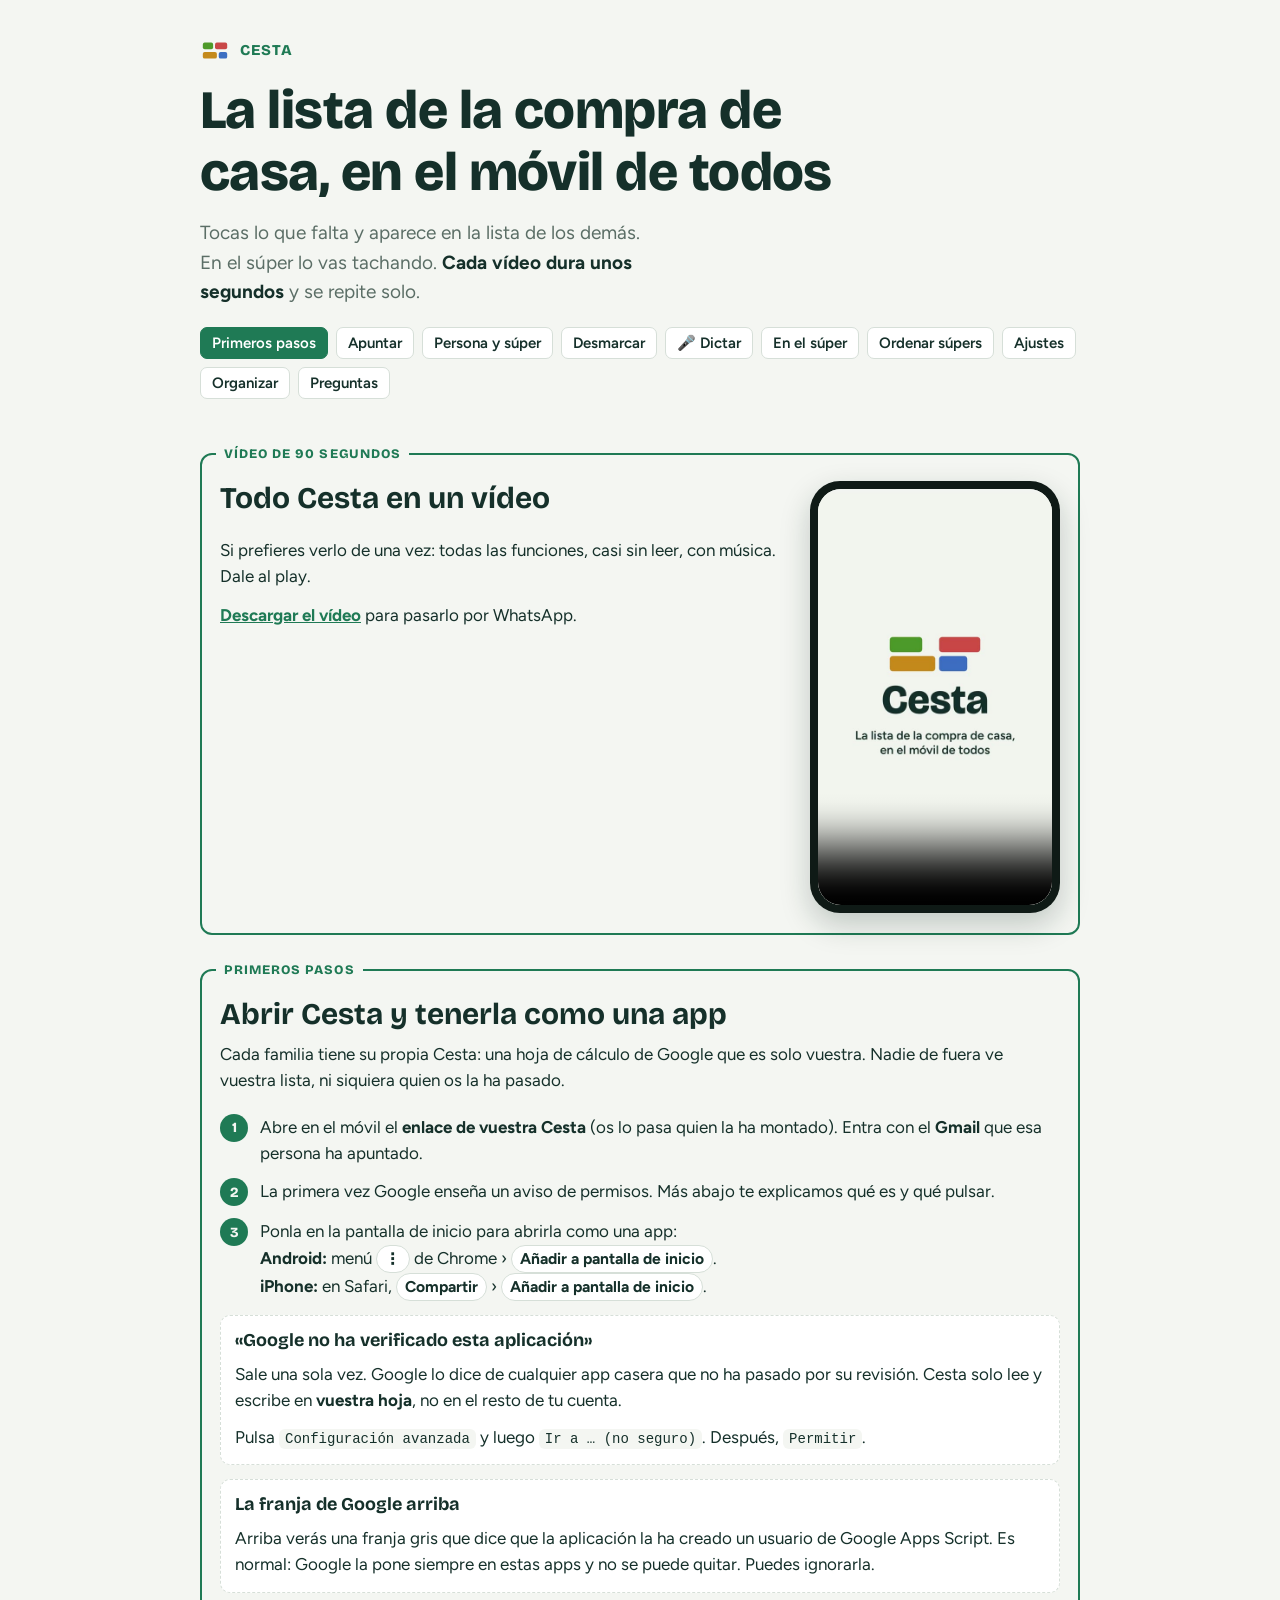
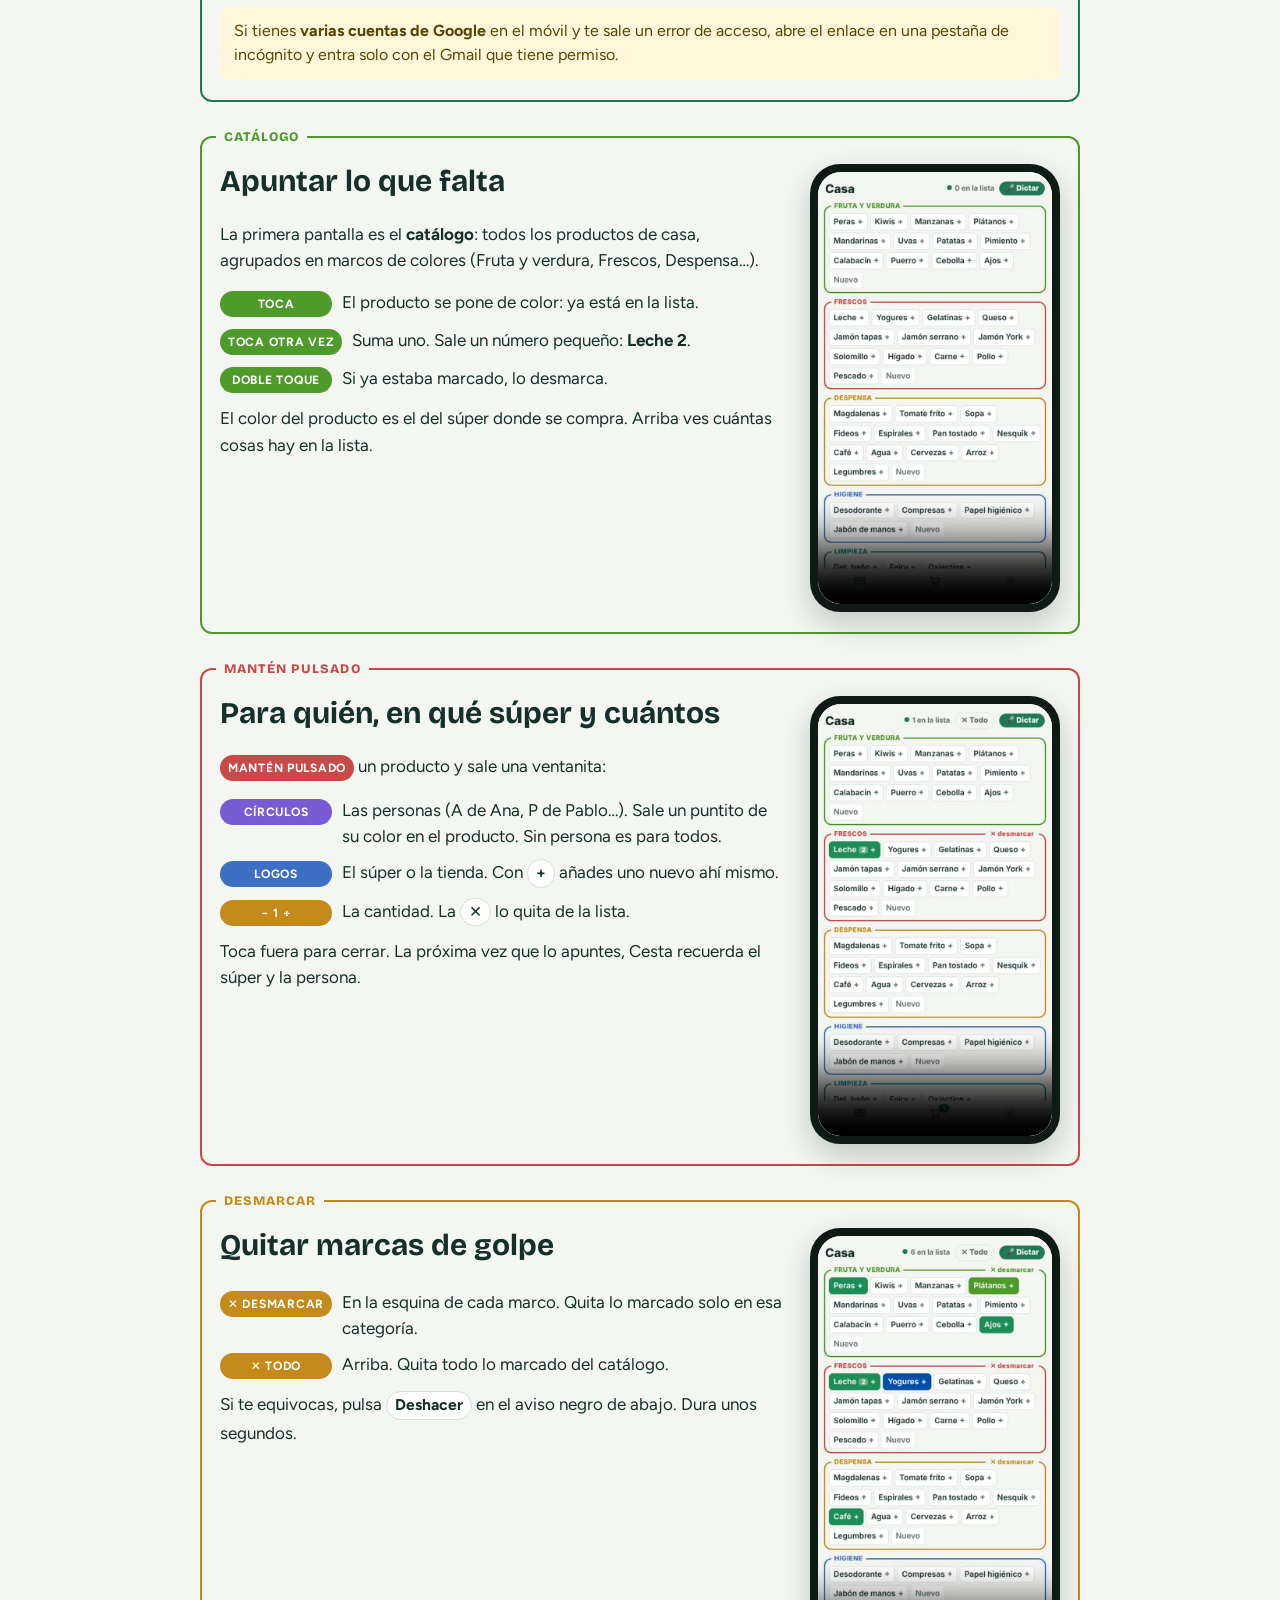
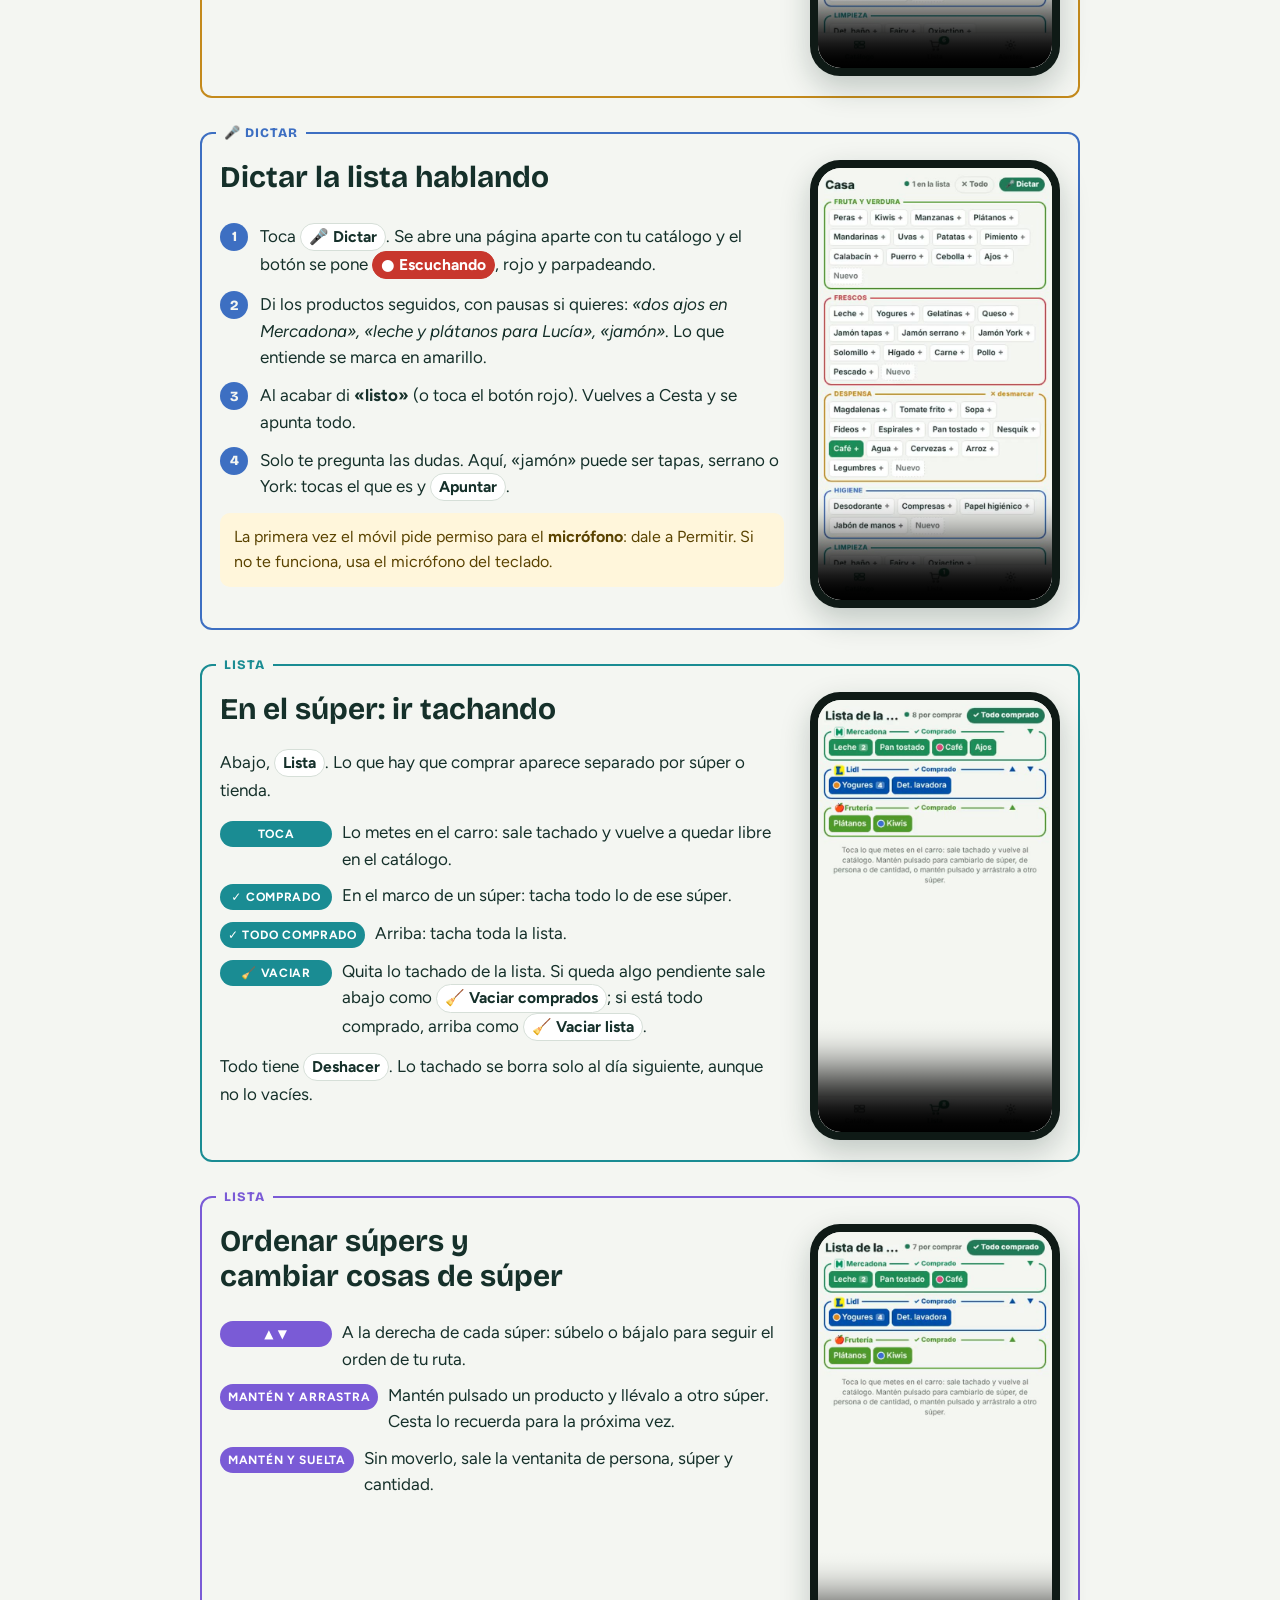
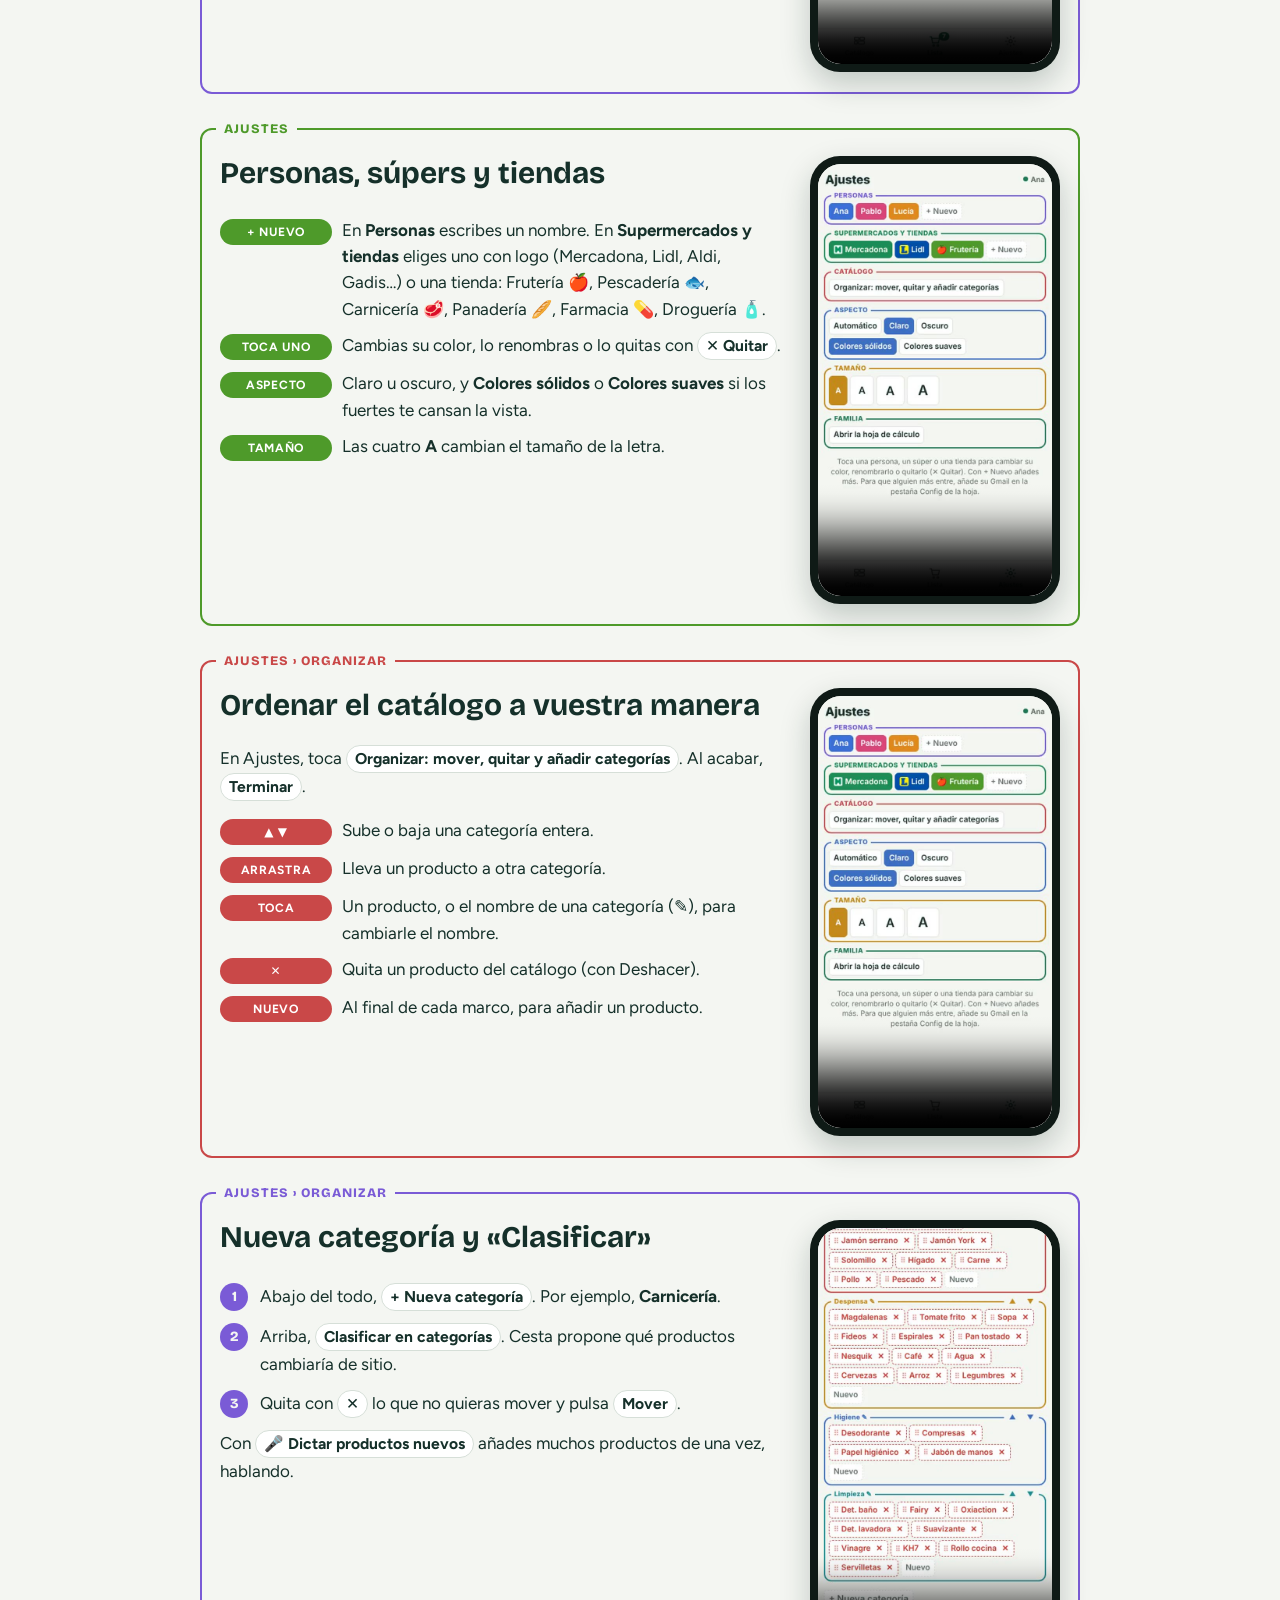
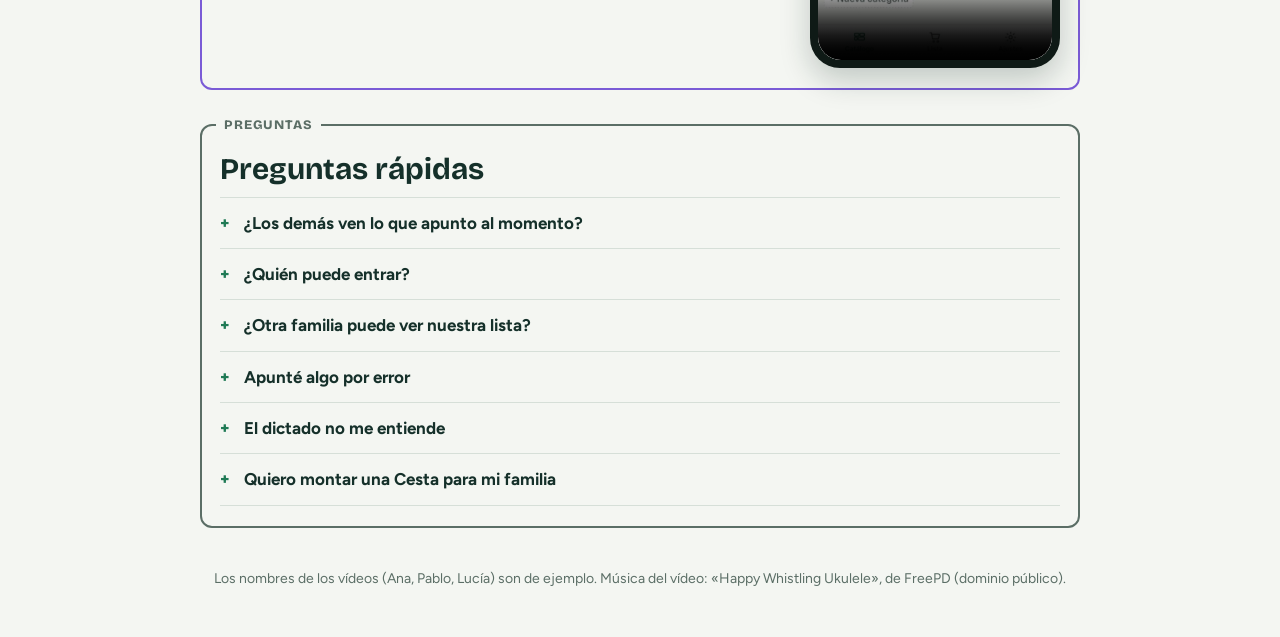
<file: manual/index.html>
<!doctype html>
<html lang="es">
<head>
<meta charset="utf-8">
<meta name="viewport" content="width=device-width,initial-scale=1,viewport-fit=cover">
<meta name="theme-color" content="#1F7A55">
<link rel="icon" href="../icon-192.png">
</head>
<body>
<title>Manual de Cesta</title>
<meta name="claude:viewport-fit-sides" content="cover">
<link rel="preconnect" href="https://fonts.googleapis.com">
<link rel="preconnect" href="https://fonts.gstatic.com" crossorigin>
<link rel="stylesheet" href="https://fonts.googleapis.com/css2?family=Bricolage+Grotesque:opsz,wght@12..96,600;12..96,800&family=Figtree:wght@400;500;700&display=swap">
<style>
/* Layout: una columna estrecha; cada función es un «marco» de color como las categorías de la app, con el vídeo del móvil al lado (o debajo en el móvil) */
:root{
  --bg:#F4F6F2; --surface:#FFFFFF; --ink:#15302A; --muted:#5B6E66; --line:#D6DFD8;
  --accent:#1F7A55; --accent-ink:#FFFFFF; --hi:#E0A100; --tip:#FFF6DB; --tip-ink:#5A4300;
  --c-fruta:#4E9A2A; --c-frescos:#C94848; --c-despensa:#C48A1C; --c-higiene:#3D6FC2; --c-limpieza:#1A8C93; --c-morado:#7A5BD6;
  --f-display:"Bricolage Grotesque", "Segoe UI", system-ui, sans-serif;
  --f-body:"Figtree", system-ui, -apple-system, "Segoe UI", Roboto, sans-serif;
  --r:12px;
}
@media (prefers-color-scheme: dark){:root:not([data-theme="light"]){
  --bg:#111D19; --surface:#18261F; --ink:#E6EFEA; --muted:#9AB0A7; --line:#2B3C35;
  --accent:#4CC08D; --accent-ink:#0B1A14; --hi:#F2B92B; --tip:#2A2511; --tip-ink:#F3D98A;
  --c-fruta:#7BC255; --c-frescos:#E57878; --c-despensa:#E0AC45; --c-higiene:#7AA2E8; --c-limpieza:#4FC2C8; --c-morado:#A68CF0;
  color-scheme:dark}}
:root[data-theme="dark"]{
  --bg:#111D19; --surface:#18261F; --ink:#E6EFEA; --muted:#9AB0A7; --line:#2B3C35;
  --accent:#4CC08D; --accent-ink:#0B1A14; --hi:#F2B92B; --tip:#2A2511; --tip-ink:#F3D98A;
  --c-fruta:#7BC255; --c-frescos:#E57878; --c-despensa:#E0AC45; --c-higiene:#7AA2E8; --c-limpieza:#4FC2C8; --c-morado:#A68CF0;
  color-scheme:dark}
*{box-sizing:border-box}
body{background:var(--bg);color:var(--ink);font:17px/1.55 var(--f-body);margin:0;
  padding-left:max(16px, env(safe-area-inset-left, 0px));padding-right:max(16px, env(safe-area-inset-right, 0px));padding-block:0 48px}
.wrap{max-width:880px;margin:0 auto}
h1,h2,h3{font-family:var(--f-display);text-wrap:balance;line-height:1.15;margin:0}
p{margin:0}
a{color:var(--accent);font-weight:700}
a:focus-visible,button:focus-visible{outline:3px solid var(--hi);outline-offset:2px;border-radius:6px}

/* Portada */
.hero{padding-block:36px 20px;display:grid;gap:14px}
.logo{display:flex;align-items:center;gap:10px;font-family:var(--f-display);font-weight:800;font-size:15px;letter-spacing:.06em;text-transform:uppercase;color:var(--accent)}
.logo svg{width:30px;height:30px}
.hero h1{font-size:clamp(34px, 8vw, 54px);font-weight:800;letter-spacing:-.01em}
.hero .lead{font-size:19px;max-width:38ch;color:var(--muted)}
.lead b{color:var(--ink)}

/* Ladrillos como los de la app */
.bricks{display:flex;flex-wrap:wrap;gap:8px}
.b{display:inline-flex;align-items:center;gap:6px;border:1px solid var(--line);background:var(--surface);color:var(--ink);border-radius:7px;padding:6px 11px;font:600 15px/1.2 var(--f-body);text-decoration:none}
.b.on{background:var(--accent);border-color:var(--accent);color:var(--accent-ink)}
.toc{margin-top:6px}
.toc .b:hover{border-color:var(--accent)}

/* Marcos de sección: el título va encima del borde, como las categorías */
.frame{--c:var(--accent);position:relative;border:2px solid var(--c);border-radius:var(--r);padding:26px 18px 20px;margin-top:34px;scroll-margin-top:16px}
.frame > .ft{position:absolute;top:-12px;left:14px;background:var(--bg);padding:0 8px;font:800 13px/22px var(--f-display);letter-spacing:.08em;text-transform:uppercase;color:var(--c)}
.frame h2{font-size:clamp(23px, 5vw, 30px);margin-bottom:10px}
.cols{display:grid;grid-template-columns:minmax(0,1fr) 250px;gap:26px;align-items:start}
.cols > div{min-width:0;display:grid;gap:12px;align-content:start}
@media (max-width:680px){.cols{grid-template-columns:minmax(0,1fr)}.phone{justify-self:center}}

/* Gestos */
.do{display:grid;gap:10px;margin:4px 0 0;padding:0;list-style:none}
.do li{display:grid;grid-template-columns:auto minmax(0,1fr);gap:10px;align-items:baseline}
.g{display:inline-block;min-width:112px;text-align:center;font:700 12px/1 var(--f-body);letter-spacing:.06em;text-transform:uppercase;padding:7px 8px;border-radius:999px;background:var(--c, var(--accent));color:#fff}
@media (prefers-color-scheme: dark){:root:not([data-theme="light"]) .g{color:#0E1A15}}
:root[data-theme="dark"] .g{color:#0E1A15}
.pill{display:inline-block;padding:1px 8px;border-radius:999px;border:1px solid var(--line);background:var(--surface);font-weight:700;font-size:.92em;white-space:nowrap}
.pill.red{background:#C8372D;border-color:#C8372D;color:#fff}

/* Móvil con vídeo */
.phone{width:100%;max-width:250px;border-radius:30px;padding:8px;background:#0F1A16;box-shadow:0 12px 30px rgba(15,40,30,.22)}
.phone video{display:block;width:100%;height:auto;aspect-ratio:390/720;border-radius:23px;background:#F4F6F2}
.cap{font-size:13px;color:var(--muted);text-align:center;margin-top:8px}

/* Avisos */
.tip{background:var(--tip);color:var(--tip-ink);border-radius:10px;padding:12px 14px;font-size:16px}
.tip b{color:inherit}
.steps{counter-reset:s;display:grid;gap:12px;margin:6px 0 0;padding:0;list-style:none}
.steps li{counter-increment:s;display:grid;grid-template-columns:30px minmax(0,1fr);gap:10px;align-items:start}
.steps li::before{content:counter(s);display:grid;place-items:center;width:28px;height:28px;border-radius:50%;background:var(--c, var(--accent));color:var(--bg);font:800 14px var(--f-display)}
.warn{display:grid;gap:10px;border:1px dashed var(--line);border-radius:10px;padding:14px;background:var(--surface)}
.warn h3{font-size:18px}
.screen-txt{font-family:ui-monospace, "SF Mono", Menlo, monospace;font-size:14px;background:var(--bg);border-radius:6px;padding:2px 6px}

/* Preguntas */
details{border-top:1px solid var(--line);padding:12px 0}
details:last-child{border-bottom:1px solid var(--line)}
summary{cursor:pointer;font-weight:700;list-style:none;display:flex;gap:10px;align-items:baseline}
summary::-webkit-details-marker{display:none}
summary::before{content:"+";font:800 18px var(--f-display);color:var(--accent);width:14px}
details[open] summary::before{content:"–"}
details p{margin-top:8px;color:var(--muted)}
footer{margin-top:40px;color:var(--muted);font-size:14px;text-align:center}
@media (prefers-reduced-motion: reduce){html{scroll-behavior:auto}}
html{scroll-behavior:smooth}
</style>

<div class="wrap">
<header class="hero">
  <div class="logo"><svg viewBox="0 0 32 32" aria-hidden="true"><rect x="3" y="7" width="11" height="7" rx="2" fill="#4E9A2A"/><rect x="16" y="7" width="13" height="7" rx="2" fill="#C94848"/><rect x="3" y="17" width="15" height="7" rx="2" fill="#C48A1C"/><rect x="20" y="17" width="9" height="7" rx="2" fill="#3D6FC2"/></svg>Cesta</div>
  <h1>La lista de la compra de casa, en el móvil de todos</h1>
  <p class="lead">Tocas lo que falta y aparece en la lista de los demás. En el súper lo vas tachando. <b>Cada vídeo dura unos segundos</b> y se repite solo.</p>
  <nav class="bricks toc" aria-label="Índice">
    <a class="b on" href="#empezar">Primeros pasos</a>
    <a class="b" href="#apuntar">Apuntar</a>
    <a class="b" href="#ventanita">Persona y súper</a>
    <a class="b" href="#desmarcar">Desmarcar</a>
    <a class="b" href="#dictar">🎤 Dictar</a>
    <a class="b" href="#super">En el súper</a>
    <a class="b" href="#ordenar">Ordenar súpers</a>
    <a class="b" href="#ajustes">Ajustes</a>
    <a class="b" href="#organizar">Organizar</a>
    <a class="b" href="#dudas">Preguntas</a>
  </nav>
</header>

<section class="frame" id="video" style="--c:var(--accent)">
  <span class="ft">Vídeo de 90 segundos</span>
  <div class="cols">
    <div>
      <h2>Todo Cesta en un vídeo</h2>
      <p>Si prefieres verlo de una vez: todas las funciones, casi sin leer, con música. Dale al play.</p>
      <p><a href="v/cesta-90s.mp4" download>Descargar el vídeo</a> para pasarlo por WhatsApp.</p>
    </div>
    <figure class="phone" style="margin:0"><video class="full" src="v/cesta-90s.mp4" poster="v/cesta-90s.jpg" controls playsinline preload="none" style="aspect-ratio:9/16" aria-label="Vídeo de 90 segundos con todas las funciones de Cesta"></video></figure>
  </div>
</section>

<!-- 1. Primeros pasos -->
<section class="frame" id="empezar" style="--c:var(--accent)">
  <span class="ft">Primeros pasos</span>
  <h2>Abrir Cesta y tenerla como una app</h2>
  <div style="display:grid;gap:14px">
    <p>Cada familia tiene su propia Cesta: una hoja de cálculo de Google que es solo vuestra. Nadie de fuera ve vuestra lista, ni siquiera quien os la ha pasado.</p>
    <ol class="steps">
      <li><span>Abre en el móvil el <b>enlace de vuestra Cesta</b> (os lo pasa quien la ha montado). Entra con el <b>Gmail</b> que esa persona ha apuntado.</span></li>
      <li><span>La primera vez Google enseña un aviso de permisos. Más abajo te explicamos qué es y qué pulsar.</span></li>
      <li><span>Ponla en la pantalla de inicio para abrirla como una app:<br>
        <b>Android:</b> menú <span class="pill">⋮</span> de Chrome › <span class="pill">Añadir a pantalla de inicio</span>.<br>
        <b>iPhone:</b> en Safari, <span class="pill">Compartir</span> › <span class="pill">Añadir a pantalla de inicio</span>.</span></li>
    </ol>
    <div class="warn">
      <h3>«Google no ha verificado esta aplicación»</h3>
      <p>Sale una sola vez. Google lo dice de cualquier app casera que no ha pasado por su revisión. Cesta solo lee y escribe en <b>vuestra hoja</b>, no en el resto de tu cuenta.</p>
      <p>Pulsa <span class="screen-txt">Configuración avanzada</span> y luego <span class="screen-txt">Ir a … (no seguro)</span>. Después, <span class="screen-txt">Permitir</span>.</p>
    </div>
    <div class="warn">
      <h3>La franja de Google arriba</h3>
      <p>Arriba verás una franja gris que dice que la aplicación la ha creado un usuario de Google Apps Script. Es normal: Google la pone siempre en estas apps y no se puede quitar. Puedes ignorarla.</p>
    </div>
    <div class="tip">Si tienes <b>varias cuentas de Google</b> en el móvil y te sale un error de acceso, abre el enlace en una pestaña de incógnito y entra solo con el Gmail que tiene permiso.</div>
  </div>
</section>

<!-- 2. Apuntar -->
<section class="frame" id="apuntar" style="--c:var(--c-fruta)">
  <span class="ft">Catálogo</span>
  <div class="cols">
    <div>
      <h2>Apuntar lo que falta</h2>
      <p>La primera pantalla es el <b>catálogo</b>: todos los productos de casa, agrupados en marcos de colores (Fruta y verdura, Frescos, Despensa…).</p>
      <ul class="do">
        <li><span class="g">Toca</span><span>El producto se pone de color: ya está en la lista.</span></li>
        <li><span class="g">Toca otra vez</span><span>Suma uno. Sale un número pequeño: <b>Leche 2</b>.</span></li>
        <li><span class="g">Doble toque</span><span>Si ya estaba marcado, lo desmarca.</span></li>
      </ul>
      <p>El color del producto es el del súper donde se compra. Arriba ves cuántas cosas hay en la lista.</p>
    </div>
    <figure class="phone" style="margin:0"><video src="v/anadir.mp4" poster="v/anadir.jpg" muted loop playsinline preload="metadata" aria-label="Vídeo: tocar Leche dos veces, Plátanos y Pan tostado; doble toque en Plátanos lo desmarca"></video></figure>
  </div>
</section>

<!-- 3. Ventanita -->
<section class="frame" id="ventanita" style="--c:var(--c-frescos)">
  <span class="ft">Mantén pulsado</span>
  <div class="cols">
    <div>
      <h2>Para quién, en qué súper y cuántos</h2>
      <p><span class="g" style="min-width:0">Mantén pulsado</span> un producto y sale una ventanita:</p>
      <ul class="do">
        <li><span class="g" style="--c:var(--c-morado)">Círculos</span><span>Las personas (A de Ana, P de Pablo…). Sale un puntito de su color en el producto. Sin persona es para todos.</span></li>
        <li><span class="g" style="--c:var(--c-higiene)">Logos</span><span>El súper o la tienda. Con <span class="pill">+</span> añades uno nuevo ahí mismo.</span></li>
        <li><span class="g" style="--c:var(--c-despensa)">− 1 +</span><span>La cantidad. La <span class="pill">✕</span> lo quita de la lista.</span></li>
      </ul>
      <p>Toca fuera para cerrar. La próxima vez que lo apuntes, Cesta recuerda el súper y la persona.</p>
    </div>
    <figure class="phone" style="margin:0"><video src="v/ventanita.mp4" poster="v/ventanita.jpg" muted loop playsinline preload="metadata" aria-label="Vídeo: mantener pulsado Café, elegir Pablo, Lidl y cantidad 2"></video></figure>
  </div>
</section>

<!-- 4. Desmarcar -->
<section class="frame" id="desmarcar" style="--c:var(--c-despensa)">
  <span class="ft">Desmarcar</span>
  <div class="cols">
    <div>
      <h2>Quitar marcas de golpe</h2>
      <ul class="do">
        <li><span class="g">✕ desmarcar</span><span>En la esquina de cada marco. Quita lo marcado solo en esa categoría.</span></li>
        <li><span class="g">✕ Todo</span><span>Arriba. Quita todo lo marcado del catálogo.</span></li>
      </ul>
      <p>Si te equivocas, pulsa <span class="pill">Deshacer</span> en el aviso negro de abajo. Dura unos segundos.</p>
    </div>
    <figure class="phone" style="margin:0"><video src="v/desmarcar.mp4" poster="v/desmarcar.jpg" muted loop playsinline preload="metadata" aria-label="Vídeo: desmarcar Fruta y verdura y luego todo"></video></figure>
  </div>
</section>

<!-- 5. Dictar -->
<section class="frame" id="dictar" style="--c:var(--c-higiene)">
  <span class="ft">🎤 Dictar</span>
  <div class="cols">
    <div>
      <h2>Dictar la lista hablando</h2>
      <ol class="steps" style="--c:var(--c-higiene)">
        <li><span>Toca <span class="pill">🎤 Dictar</span>. Se abre una página aparte con tu catálogo y el botón se pone <span class="pill red">● Escuchando</span>, rojo y parpadeando.</span></li>
        <li><span>Di los productos seguidos, con pausas si quieres: <i>«dos ajos en Mercadona», «leche y plátanos para Lucía», «jamón»</i>. Lo que entiende se marca en amarillo.</span></li>
        <li><span>Al acabar di <b>«listo»</b> (o toca el botón rojo). Vuelves a Cesta y se apunta todo.</span></li>
        <li><span>Solo te pregunta las dudas. Aquí, «jamón» puede ser tapas, serrano o York: tocas el que es y <span class="pill">Apuntar</span>.</span></li>
      </ol>
      <div class="tip">La primera vez el móvil pide permiso para el <b>micrófono</b>: dale a Permitir. Si no te funciona, usa el micrófono del teclado.</div>
    </div>
    <figure class="phone" style="margin:0"><video src="v/dictar.mp4" poster="v/dictar.jpg" muted loop playsinline preload="metadata" aria-label="Vídeo: dictar ajos, leche, plátanos y jamón; elegir Jamón York y apuntar"></video></figure>
  </div>
</section>

<!-- 6. En el súper -->
<section class="frame" id="super" style="--c:var(--c-limpieza)">
  <span class="ft">Lista</span>
  <div class="cols">
    <div>
      <h2>En el súper: ir tachando</h2>
      <p>Abajo, <span class="pill">Lista</span>. Lo que hay que comprar aparece separado por súper o tienda.</p>
      <ul class="do">
        <li><span class="g">Toca</span><span>Lo metes en el carro: sale tachado y vuelve a quedar libre en el catálogo.</span></li>
        <li><span class="g">✓ Comprado</span><span>En el marco de un súper: tacha todo lo de ese súper.</span></li>
        <li><span class="g">✓ Todo comprado</span><span>Arriba: tacha toda la lista.</span></li>
        <li><span class="g">🧹 Vaciar</span><span>Quita lo tachado de la lista. Si queda algo pendiente sale abajo como <span class="pill">🧹 Vaciar comprados</span>; si está todo comprado, arriba como <span class="pill">🧹 Vaciar lista</span>.</span></li>
      </ul>
      <p>Todo tiene <span class="pill">Deshacer</span>. Lo tachado se borra solo al día siguiente, aunque no lo vacíes.</p>
    </div>
    <figure class="phone" style="margin:0"><video src="v/lista.mp4" poster="v/lista.jpg" muted loop playsinline preload="metadata" aria-label="Vídeo: tachar productos, Comprado en Frutería, Todo comprado y Vaciar lista"></video></figure>
  </div>
</section>

<!-- 7. Ordenar súpers -->
<section class="frame" id="ordenar" style="--c:var(--c-morado)">
  <span class="ft">Lista</span>
  <div class="cols">
    <div>
      <h2>Ordenar súpers y cambiar cosas de súper</h2>
      <ul class="do">
        <li><span class="g">▲ ▼</span><span>A la derecha de cada súper: súbelo o bájalo para seguir el orden de tu ruta.</span></li>
        <li><span class="g">Mantén y arrastra</span><span>Mantén pulsado un producto y llévalo a otro súper. Cesta lo recuerda para la próxima vez.</span></li>
        <li><span class="g">Mantén y suelta</span><span>Sin moverlo, sale la ventanita de persona, súper y cantidad.</span></li>
      </ul>
    </div>
    <figure class="phone" style="margin:0"><video src="v/ordenar.mp4" poster="v/ordenar.jpg" muted loop playsinline preload="metadata" aria-label="Vídeo: subir Frutería arriba y arrastrar Café de Mercadona a Lidl"></video></figure>
  </div>
</section>

<!-- 8. Ajustes -->
<section class="frame" id="ajustes" style="--c:var(--c-fruta)">
  <span class="ft">Ajustes</span>
  <div class="cols">
    <div>
      <h2>Personas, súpers y tiendas</h2>
      <ul class="do">
        <li><span class="g">+ Nuevo</span><span>En <b>Personas</b> escribes un nombre. En <b>Supermercados y tiendas</b> eliges uno con logo (Mercadona, Lidl, Aldi, Gadis…) o una tienda: Frutería 🍎, Pescadería 🐟, Carnicería 🥩, Panadería 🥖, Farmacia 💊, Droguería 🧴.</span></li>
        <li><span class="g">Toca uno</span><span>Cambias su color, lo renombras o lo quitas con <span class="pill">✕ Quitar</span>.</span></li>
        <li><span class="g">Aspecto</span><span>Claro u oscuro, y <b>Colores sólidos</b> o <b>Colores suaves</b> si los fuertes te cansan la vista.</span></li>
        <li><span class="g">Tamaño</span><span>Las cuatro <b>A</b> cambian el tamaño de la letra.</span></li>
      </ul>
    </div>
    <figure class="phone" style="margin:0"><video src="v/ajustes.mp4" poster="v/ajustes.jpg" muted loop playsinline preload="metadata" aria-label="Vídeo: añadir a Marcos y la Pescadería, cambiar el color de Pablo y pasar a colores suaves"></video></figure>
  </div>
</section>

<!-- 9. Organizar -->
<section class="frame" id="organizar" style="--c:var(--c-frescos)">
  <span class="ft">Ajustes › Organizar</span>
  <div class="cols">
    <div>
      <h2>Ordenar el catálogo a vuestra manera</h2>
      <p>En Ajustes, toca <span class="pill">Organizar: mover, quitar y añadir categorías</span>. Al acabar, <span class="pill">Terminar</span>.</p>
      <ul class="do">
        <li><span class="g">▲ ▼</span><span>Sube o baja una categoría entera.</span></li>
        <li><span class="g">Arrastra</span><span>Lleva un producto a otra categoría.</span></li>
        <li><span class="g">Toca</span><span>Un producto, o el nombre de una categoría (✎), para cambiarle el nombre.</span></li>
        <li><span class="g">✕</span><span>Quita un producto del catálogo (con Deshacer).</span></li>
        <li><span class="g">Nuevo</span><span>Al final de cada marco, para añadir un producto.</span></li>
      </ul>
    </div>
    <figure class="phone" style="margin:0"><video src="v/organizar.mp4" poster="v/organizar.jpg" muted loop playsinline preload="metadata" aria-label="Vídeo: subir Frescos, mover Gelatinas a Despensa y renombrar Det. baño"></video></figure>
  </div>
</section>

<section class="frame" id="clasificar" style="--c:var(--c-morado)">
  <span class="ft">Ajustes › Organizar</span>
  <div class="cols">
    <div>
      <h2>Nueva categoría y «Clasificar»</h2>
      <ol class="steps" style="--c:var(--c-morado)">
        <li><span>Abajo del todo, <span class="pill">+ Nueva categoría</span>. Por ejemplo, <b>Carnicería</b>.</span></li>
        <li><span>Arriba, <span class="pill">Clasificar en categorías</span>. Cesta propone qué productos cambiaría de sitio.</span></li>
        <li><span>Quita con <span class="pill">✕</span> lo que no quieras mover y pulsa <span class="pill">Mover</span>.</span></li>
      </ol>
      <p>Con <span class="pill">🎤 Dictar productos nuevos</span> añades muchos productos de una vez, hablando.</p>
    </div>
    <figure class="phone" style="margin:0"><video src="v/clasificar.mp4" poster="v/clasificar.jpg" muted loop playsinline preload="metadata" aria-label="Vídeo: crear Carnicería y mover a ella solomillo, hígado, carne y pollo"></video></figure>
  </div>
</section>

<!-- Preguntas -->
<section class="frame" id="dudas" style="--c:var(--muted)">
  <span class="ft">Preguntas</span>
  <h2>Preguntas rápidas</h2>
  <div>
    <details><summary>¿Los demás ven lo que apunto al momento?</summary><p>Sí. Cada móvil se actualiza solo cada pocos segundos. El puntito verde de arriba indica que está guardado.</p></details>
    <details><summary>¿Quién puede entrar?</summary><p>Solo los Gmail apuntados en la pestaña <b>Config</b> de vuestra hoja. Para añadir a alguien, quien la gestiona escribe su Gmail ahí y usa el menú <b>Cesta › Dar acceso</b>.</p></details>
    <details><summary>¿Otra familia puede ver nuestra lista?</summary><p>No. Cada familia tiene su propia copia de la hoja, con su propia dirección.</p></details>
    <details><summary>Apunté algo por error</summary><p>Doble toque en el producto del catálogo, o pulsa <b>Deshacer</b> en el aviso de abajo.</p></details>
    <details><summary>El dictado no me entiende</summary><p>Habla despacio y separa los productos con pausas o con «y». Si sigue fallando, usa el micrófono del teclado del móvil.</p></details>
    <details><summary>Quiero montar una Cesta para mi familia</summary><p>Hace falta un ordenador y unos 10 minutos: copiar la hoja, apuntar vuestros Gmail y publicar la app. Las instrucciones están en <a href="https://github.com/antuanet71/cesta#readme" target="_blank" rel="noopener">la guía de puesta en marcha</a>.</p></details>
  </div>
</section>

<footer>Los nombres de los vídeos (Ana, Pablo, Lucía) son de ejemplo. Música del vídeo: «Happy Whistling Ukulele», de FreePD (dominio público).</footer>
</div>

<script>
(function () {
  var vids = [].slice.call(document.querySelectorAll('video:not(.full)'));
  var reduce = window.matchMedia && matchMedia('(prefers-reduced-motion: reduce)').matches;
  if (reduce || !('IntersectionObserver' in window)) { vids.forEach(function (v) { v.controls = true; }); return; }
  var io = new IntersectionObserver(function (es) {
    es.forEach(function (e) {
      var v = e.target;
      if (e.isIntersecting) { var p = v.play(); if (p && p.catch) p.catch(function () { v.controls = true; }); }
      else v.pause();
    });
  }, { threshold: 0.35 });
  vids.forEach(function (v) { io.observe(v); });
})();
</script>

</body>
</html>
</file>
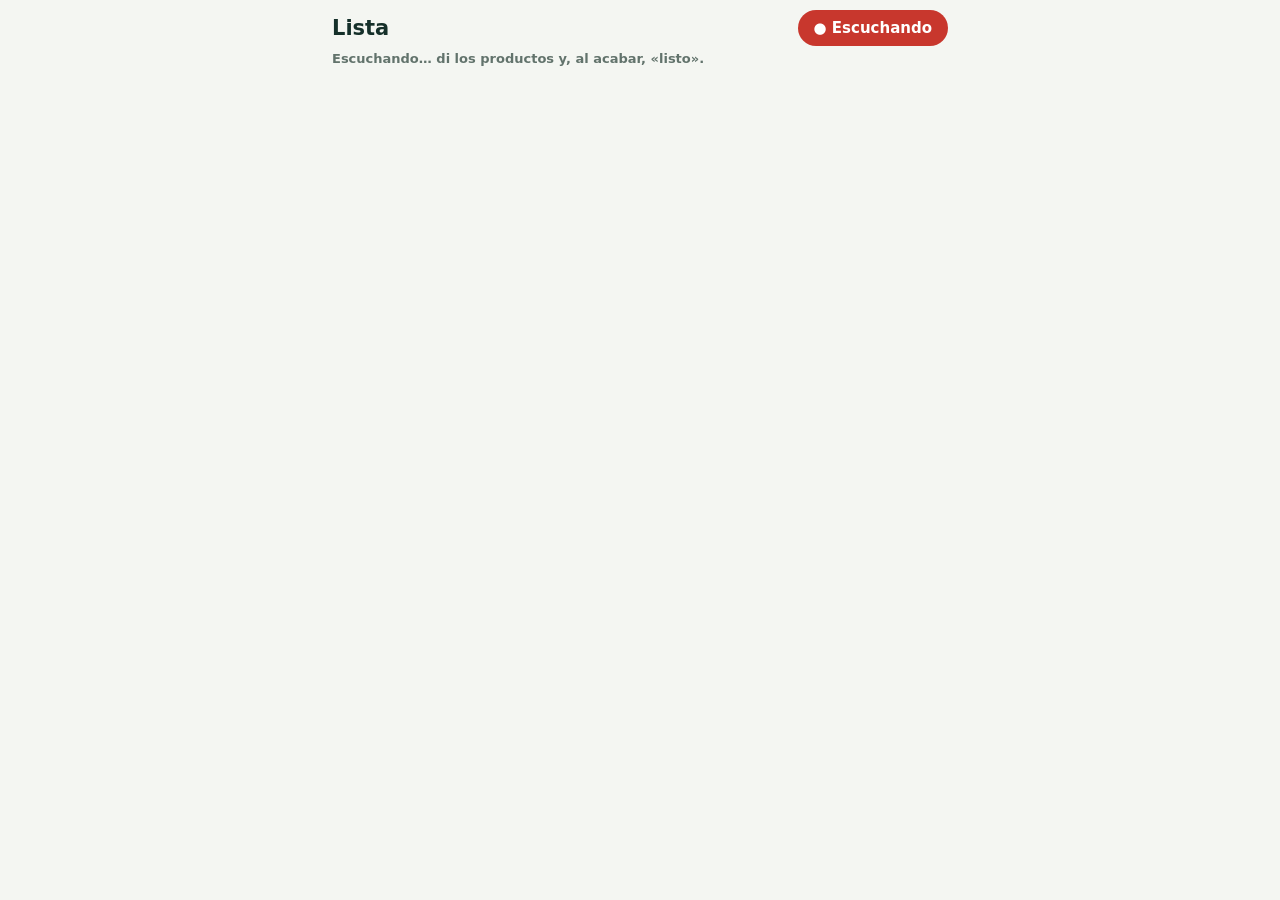
<file: voz.html>
<!DOCTYPE html>
<html lang="es">
<head>
<meta charset="utf-8">
<meta name="viewport" content="width=device-width, initial-scale=1, viewport-fit=cover">
<title>Cesta · Dictar</title>
<style>
:root{--bg:#F4F6F2;--surface:#fff;--ink:#15302A;--muted:#62736C;--line:#DCE3DD;--accent:#1F7A55;--accent-ink:#fff;--danger:#C8372D;--hi:#E0A100;color-scheme:light}
@media (prefers-color-scheme: dark){:root{--bg:#111D19;--surface:#16231F;--ink:#E6EFEA;--muted:#9AB0A7;--line:#2A3B35;--accent:#4CC08D;--accent-ink:#0B1A14;--hi:#F2B92B;color-scheme:dark}}
*{box-sizing:border-box}
html,body{margin:0;height:100%}
body{background:var(--bg);color:var(--ink);font:16px/1.35 system-ui,-apple-system,"Segoe UI",Roboto,sans-serif;max-width:640px;margin:0 auto;display:flex;flex-direction:column}
.top{position:sticky;top:0;z-index:5;background:var(--bg);padding:calc(10px + env(safe-area-inset-top,0px)) 12px 8px;display:flex;flex-direction:column;gap:4px}
.hd{display:flex;align-items:center;gap:10px}
h1{font-size:21px;margin:0;flex:1;font-weight:800}
.mic{border:0;border-radius:999px;background:var(--accent);color:var(--accent-ink);font:inherit;font-weight:800;font-size:15px;padding:8px 16px;min-width:150px;text-align:center}
.mic.live{background:var(--danger);color:#fff;animation:blink 1s infinite}
@keyframes blink{50%{opacity:.55}}
#estado{font-size:13px;font-weight:700;color:var(--muted);height:18px;overflow:hidden;white-space:nowrap;text-overflow:ellipsis}
.err{color:var(--danger)}
main{padding:14px 10px calc(20px + env(safe-area-inset-bottom,0px));display:flex;flex-direction:column;gap:14px}
.frame{border:2px solid var(--c);border-radius:12px;padding:12px 6px 6px;position:relative}
.ft{position:absolute;top:-10px;left:10px;background:var(--bg);padding:0 5px;font-size:11px;font-weight:800;letter-spacing:.04em;text-transform:uppercase;color:var(--c)}
.bricks{display:flex;flex-wrap:wrap;gap:8px}
.b{position:relative;display:inline-flex;align-items:center;gap:4px;border:1px solid var(--line);background:var(--surface);color:var(--ink);border-radius:6px;padding:5px 8px;font:inherit;font-size:14px;font-weight:600}
.b.on{background:var(--s);border-color:var(--s);color:#fff}
/* lo dictado: borde amarillo y cantidad encima; no cambia el tamaño, así nada se mueve */
.b.dic{outline:3px solid var(--hi);outline-offset:1px}
.b.dic[data-q]::after{content:attr(data-q);position:absolute;top:-9px;right:-8px;background:var(--hi);color:#1b1b1b;font-size:11px;font-weight:800;border-radius:8px;padding:0 5px;line-height:16px}
.q{font-size:11px;font-weight:800;background:rgba(0,0,0,.18);border-radius:8px;padding:0 5px}
.new{border-style:dashed}
#nuevos:empty{display:none}
</style>
</head>
<body>
<div class="top">
  <div class="hd"><h1 id="titulo">Lista</h1><button class="mic" id="mic">🎤 Dictar</button></div>
  <div id="estado"></div>
</div>
<main><div id="cat" style="display:flex;flex-direction:column;gap:14px"></div><div id="nuevos"></div></main>
<script src="voz.js?v=8"></script>
<script>
(function () {
  var q = new URLSearchParams(location.search);
  var modo = q.get('modo') === 'productos' ? 'productos' : 'lista';
  var vuelta = q.get('vuelta') || '';
  if (!/^https:\/\/script\.google\.com\/[^\s]*$/.test(vuelta)) vuelta = '';   // solo se vuelve a la app de la hoja
  var mic = document.getElementById('mic'), est = document.getElementById('estado'), cat = document.getElementById('cat'), nuevosEl = document.getElementById('nuevos');
  document.getElementById('titulo').textContent = modo === 'lista' ? 'Lista' : 'Productos nuevos';
  var texto = q.get('texto') || '';   // lo dictado se guarda aquí; no se enseña

  /* ---- catálogo que manda la app (tras #d=) ---- */
  var snap = [];
  try { var h = location.hash.match(/[#&]d=([^&]*)/); if (h) snap = JSON.parse(decodeURIComponent(h[1])); } catch (e) { snap = []; }
  var prods = [], tiendas = [];
  try { var hs = location.hash.match(/[#&]s=([^&]*)/); if (hs) tiendas = JSON.parse(decodeURIComponent(hs[1])); } catch (e) { tiendas = []; }
  snap.forEach(function (c) { (c[2] || []).forEach(function (p) { prods.push({ nombre: p[0], activo: true, en: p[1] || '', qty: p[2] || 0 }); }); });
  var esc = function (s) { return String(s).replace(/[&<>"]/g, function (c) { return { '&': '&amp;', '<': '&lt;', '>': '&gt;', '"': '&quot;' }[c]; }); };
  // El catálogo se pinta una vez; lo dictado solo cambia bordes (no el tamaño) y lo nuevo va al final
  function pinta() {
    var html = '';
    snap.forEach(function (c) {
      html += '<div class="frame" style="--c:' + esc(c[1]) + '"><span class="ft">' + esc(c[0]) + '</span><div class="bricks">' + (c[2] || []).map(function (p) {
        var on = !!p[1];
        return '<button class="b' + (on ? ' on' : '') + '"' + (on ? ' style="--s:' + esc(p[1]) + '"' : '') + ' data-n="' + esc(p[0]) + '">' + esc(p[0]) +
          (on && p[2] > 1 ? ' <span class="q">' + p[2] + '</span>' : '') + '</button>';
      }).join('') + '</div></div>';
    });
    cat.innerHTML = html;
  }
  var btns = null;
  function marca() {
    var V = window.CestaVoz; if (!V) return 0;
    if (!btns) { btns = {}; cat.querySelectorAll('[data-n]').forEach(function (b) { btns[b.dataset.n] = b; }); }
    var dic = {}, nuevos = [], items = V.parse(texto, prods, tiendas);
    items.forEach(function (it) {
      var m = V.match(it.name, prods);
      if (m.exact) dic[m.exact.nombre] = (dic[m.exact.nombre] || 0) + it.qty;
      else nuevos.push(it.name.charAt(0).toUpperCase() + it.name.slice(1) + (it.qty > 1 ? ' ×' + it.qty : ''));
    });
    Object.keys(btns).forEach(function (n) {
      var b = btns[n], d = dic[n];
      b.classList.toggle('dic', !!d);
      if (d > 1) b.setAttribute('data-q', '×' + d); else b.removeAttribute('data-q');
    });
    nuevosEl.innerHTML = nuevos.length ? '<div class="frame" style="--c:var(--hi)"><span class="ft">Nuevos o dudosos: te pregunto al volver</span><div class="bricks">' +
      nuevos.map(function (n) { return '<span class="b new">' + esc(n) + '</span>'; }).join('') + '</div></div>' : '';
    return items.length;
  }
  function cuenta() { var n = marca(); return n ? n + ' producto' + (n === 1 ? '' : 's') + '. ' : ''; }
  cat.addEventListener('click', function (e) {
    var b = e.target.closest('[data-n]'); if (!b || b.classList.contains('dic')) return;
    texto = (texto.trim() ? texto.trim().replace(/,\s*$/, '') + ', ' : '') + b.dataset.n.toLowerCase();
    est.textContent = cuenta() + (escuchando ? 'Escuchando… di «listo» o toca el botón rojo.' : 'Toca «Volver» para apuntarlo.');
  });
  pinta(); marca();

  function volver() {
    if (!vuelta) { est.innerHTML = '<span class="err">No sé a qué app volver. Abre la Cesta y vuelve a intentarlo.</span>'; return; }
    location.replace(vuelta + (vuelta.indexOf('?') >= 0 ? '&' : '?') + (texto.trim() ? 'dictado=' + encodeURIComponent(texto.trim()) + '&' : '') + 'modo=' + modo);
  }

  /* ---- micrófono: sigue escuchando entre pausas hasta que lo pares ---- */
  var SR = window.SpeechRecognition || window.webkitSpeechRecognition, rec = null, escuchando = false, mudos = 0;
  function parar() { escuchando = false; if (rec) { try { rec.stop(); } catch (e) {} } boton(); }
  function boton() { mic.classList.toggle('live', escuchando); mic.textContent = escuchando ? '● Escuchando' : (texto.trim() ? '✓ Volver' : '🎤 Dictar'); }
  if (!SR) { est.textContent = 'Este navegador no deja dictar aquí. Toca productos o vuelve.'; mic.textContent = '✓ Volver'; mic.addEventListener('click', volver); return; }
  function arranca() {
    var base = texto.trim().replace(/,\s*$/, ''), oido = false;
    rec = new SR(); rec.lang = 'es-ES'; rec.interimResults = true; rec.continuous = false; rec.maxAlternatives = 1;
    rec.onresult = function (e) {
      var t = ''; for (var i = 0; i < e.results.length; i++) t += e.results[i][0].transcript;
      t = t.trim(); if (!t) return;
      oido = true; mudos = 0;
      // Decir «ya», «listo», «terminado», «eso es todo»… al final termina y vuelve a la app
      var last = e.results[e.results.length - 1], fin = /(?:^|[\s,.])(ya está|ya|listo|lista|terminado|termina|fin|eso es todo|nada más)[.!]?$/i;
      if (last && last.isFinal && fin.test(t)) {
        t = t.replace(fin, '').trim();
        texto = (base ? base + (t ? ', ' : '') : '') + t;
        parar(); volver(); return;
      }
      texto = (base ? base + ', ' : '') + t;
      est.textContent = cuenta() + 'Escuchando… di «listo» o toca el botón rojo.';
    };
    rec.onerror = function (e) {
      if (/not-allowed|service-not-allowed/.test(e.error)) { escuchando = false; est.innerHTML = '<span class="err">Hay que dar permiso al micrófono: candado de la barra de direcciones › Permisos › Micrófono.</span>'; }
      else if (e.error !== 'no-speech' && e.error !== 'aborted') { escuchando = false; est.innerHTML = '<span class="err">No ha funcionado (' + e.error + '). Prueba otra vez o usa el teclado.</span>'; }
    };
    rec.onend = function () {
      rec = null;
      if (!oido) mudos++;
      // Cada pausa cierra una frase: se separa con una coma y se vuelve a escuchar
      if (escuchando && mudos < 3) { setTimeout(function () { if (escuchando) arranca(); }, 120); return; }
      escuchando = false; boton();
      if (mudos >= 3 && texto.trim()) { volver(); return; }   // tras un rato en silencio, vuelve con lo dictado
      est.textContent = mudos >= 3 ? 'No te oía. Toca «Dictar» para seguir.' : 'Toca «Volver» para apuntarlo, o di más tocando otra vez.';
    };
    try { rec.start(); } catch (e) { rec = null; escuchando = false; boton(); }
  }
  // Botón: verde «Dictar» → rojo parpadeando mientras escucha → al tocarlo, vuelve a la app con lo dictado
  function empezar() {
    if (escuchando) { parar(); volver(); return; }
    if (texto.trim() && rec === null && mic.textContent.indexOf('Volver') >= 0) { volver(); return; }
    escuchando = true; mudos = 0; boton();
    est.textContent = 'Escuchando… di los productos y, al acabar, «listo».';
    arranca();
  }
  mic.addEventListener('click', empezar);
  empezar();
})();
</script>
</body>
</html>
</file>
<file: style.css>
:root{
  --k:1.25;
  --bg:#F4F6F2; --surface:#FFFFFF; --ink:#15302A; --muted:#62736C; --line:#DCE3DD;
  --accent:#1F7A55; --accent-ink:#FFFFFF; --brick:#FFFFFF; --danger:#C8372D;
  --font:"Figtree",system-ui,-apple-system,"Segoe UI",Roboto,sans-serif;
  color-scheme:light;
}
@media (prefers-color-scheme: dark){:root:not([data-theme="light"]){
  --bg:#111D19; --surface:#16231F; --ink:#E6EFEA; --muted:#9AB0A7; --line:#2A3B35;
  --accent:#4CC08D; --accent-ink:#0B1A14; --brick:#1C2B26; color-scheme:dark}}
:root[data-theme="dark"]{
  --bg:#111D19; --surface:#16231F; --ink:#E6EFEA; --muted:#9AB0A7; --line:#2A3B35;
  --accent:#4CC08D; --accent-ink:#0B1A14; --brick:#1C2B26; color-scheme:dark}
*{box-sizing:border-box}
html,body{height:100%;margin:0}
body{background:var(--bg);color:var(--ink);font-family:var(--font);font-size:calc(15px*var(--k));line-height:1.4;
  -webkit-user-select:none;user-select:none;-webkit-touch-callout:none;-webkit-tap-highlight-color:transparent;overscroll-behavior:none}
input{-webkit-user-select:text;user-select:text}
button{font:inherit;color:inherit;cursor:pointer}
button:focus-visible,input:focus-visible,a:focus-visible{outline:2px solid var(--accent);outline-offset:2px}
.app{height:100%;display:flex;flex-direction:column;max-width:640px;margin:0 auto;position:relative}
.screen{flex:1;overflow-y:auto;overflow-x:hidden;padding:calc(12px + env(safe-area-inset-top,0px)) max(10px,env(safe-area-inset-right,0px)) 16px max(10px,env(safe-area-inset-left,0px))}

.top{display:flex;align-items:center;justify-content:space-between;gap:8px;margin:0 2px 12px}
.fam-btn{display:flex;align-items:center;gap:6px;background:none;border:0;padding:2px 0;min-width:0}
.fam-name{font-weight:800;font-size:calc(20px*var(--k));letter-spacing:-.01em;white-space:nowrap;overflow:hidden;text-overflow:ellipsis}
.caret{color:var(--muted);font-size:calc(10px*var(--k))}
.count{font-size:calc(12px*var(--k));font-weight:700;color:var(--muted);white-space:nowrap}
.sync{display:inline-block;width:8px;height:8px;border-radius:50%;background:var(--accent);margin-right:5px;vertical-align:1px}
.sync.wait{background:#E0A100;animation:blink 1s infinite}
.sync.off{background:var(--danger)}
@keyframes blink{50%{opacity:.3}}
.h1{font-weight:800;font-size:calc(20px*var(--k));margin:0 2px 12px}

.frames{display:flex;flex-direction:column;gap:14px}
.frame{border:2px solid var(--c);border-radius:12px;padding:calc(11px*var(--k)) calc(6px*var(--k)) calc(6px*var(--k));position:relative}
.frame-t{position:absolute;top:calc(-10px*var(--k));left:10px;background:var(--bg);padding:0 calc(5px*var(--k));font-size:calc(11px*var(--k));font-weight:800;letter-spacing:.04em;text-transform:uppercase;color:var(--c);line-height:calc(17px*var(--k));display:flex;align-items:center;gap:5px;max-width:calc(100% - 20px)}
.frame-t img{width:calc(17px*var(--k));height:calc(17px*var(--k));border-radius:4px}
.bricks{display:flex;flex-wrap:wrap;gap:4px}

.b{position:relative;display:inline-flex;align-items:center;gap:4px;border:1px solid var(--line);background:var(--brick);border-radius:6px;
  padding:calc(6px*var(--k)) calc(7px*var(--k));font-size:calc(13px*var(--k));font-weight:600;line-height:1.1;touch-action:manipulation;max-width:100%;text-decoration:none;color:var(--ink)}
.b .pl{font-weight:800;color:var(--muted);font-size:calc(13px*var(--k));line-height:1}
.b.on{background:var(--s);border-color:var(--s);color:var(--t,#fff)}
:root[data-colors="soft"] .b.on{background:color-mix(in srgb,var(--s) 26%,var(--brick));border-color:color-mix(in srgb,var(--s) 65%,var(--brick));color:var(--ink)}
.b.on .pl{color:inherit;opacity:.85}
.b .q{font-size:calc(11px*var(--k));font-weight:800;background:rgba(255,255,255,.3);border-radius:4px;padding:0 4px}
.b .pd{width:calc(10px*var(--k));height:calc(10px*var(--k));border-radius:50%;background:var(--p);box-shadow:0 0 0 1.5px #fff;flex:none}
.b .lg{width:calc(15px*var(--k));height:calc(15px*var(--k));border-radius:3px;flex:none}
.b.press{transform:scale(.94);transition:transform .35s}
.b.done{background:var(--brick);border-color:var(--line);color:var(--muted);text-decoration:line-through}
.b.done .lg{opacity:.4}
.b.sel{box-shadow:0 0 0 2px var(--bg),0 0 0 4px var(--s,var(--accent))}
.b.kill{touch-action:none;cursor:grab;padding-right:calc(3px*var(--k))}
.b.kill .grip{opacity:.5;font-size:calc(12px*var(--k))}
.b.kill .x{border:0;background:none;padding:0 calc(5px*var(--k));font:inherit;color:var(--danger);font-weight:800}
.b.dragging{opacity:.3}
.frame-t .mv,.frame-r .mv,.frame-c .mv{border:0;background:none;color:var(--c);font:inherit;font-size:calc(11px*var(--k));font-weight:800;line-height:inherit;padding:0 calc(5px*var(--k));margin:0;letter-spacing:.02em;cursor:pointer}
.frame-r,.frame-c{position:absolute;top:calc(-10px*var(--k));background:var(--bg);padding:0 calc(3px*var(--k));line-height:calc(17px*var(--k));display:flex;align-items:center;gap:calc(8px*var(--k));color:var(--c);text-transform:uppercase}
.frame-r{right:10px}
.frame-c{left:50%;transform:translateX(-50%);white-space:nowrap}
.frame.sup .frame-t{max-width:calc(50% - 10px - 34px*var(--k));padding:0 5px;overflow:hidden;white-space:nowrap;text-overflow:ellipsis;display:block;letter-spacing:0;text-transform:none;font-size:calc(12px*var(--k))}
.frame.sup .frame-t img{vertical-align:middle;margin-right:3px}
.frame.cat .frame-t{max-width:calc(100% - 120px*var(--k))}
.b.lift{transform:scale(1.06);box-shadow:0 4px 12px rgba(0,0,0,.25)}
.drag-ghost{position:fixed;z-index:50;pointer-events:none;box-shadow:0 8px 20px rgba(0,0,0,.3);transform:scale(1.08);background:var(--surface)}
.frame.drop{background:color-mix(in srgb,var(--c) 14%,transparent)}
.frames > .b.dash{align-self:flex-start}
.b.kill{border:1.5px dashed var(--danger);color:var(--danger)}
.b.kill .pl{color:var(--danger)}
.b.dash{border-style:dashed;color:var(--muted)}
.b.addb{padding:2px 2px 2px 7px}
.b.addb input{border:0;background:none;font:inherit;color:var(--ink);outline:0;width:110px;font-size:calc(16px*var(--k))}
.okb{border:0;background:var(--accent);color:var(--accent-ink);border-radius:4px;font-size:calc(12px*var(--k));font-weight:800;padding:5px 8px}
.hint{font-size:calc(12px*var(--k));color:var(--muted);text-align:center;margin:14px 8px 0}
.empty{padding:40px 20px;text-align:center;color:var(--muted)}

.nav{flex:none;display:grid;grid-template-columns:repeat(3,1fr);background:var(--surface);border-top:1px solid var(--line);
  padding:4px max(6px,env(safe-area-inset-right,0px)) calc(6px + env(safe-area-inset-bottom,0px)) max(6px,env(safe-area-inset-left,0px))}
.nav button{border:0;background:none;display:flex;flex-direction:column;align-items:center;gap:1px;font-size:calc(11px*var(--k));font-weight:700;color:var(--muted);padding:5px 0;position:relative}
.nav svg{width:calc(22px*var(--k));height:calc(22px*var(--k))}
.nav button.on{color:var(--accent)}
.badge{position:absolute;top:calc(1px*var(--k));left:calc(50% + 6px);background:var(--accent);color:var(--accent-ink);font-size:calc(10px*var(--k));font-weight:800;border-radius:999px;padding:0 calc(5px*var(--k));min-width:calc(18px*var(--k))}

/* popover */
.veil{position:fixed;inset:0;z-index:19}
.pop{position:fixed;z-index:20;background:var(--surface);border:1px solid var(--line);border-radius:14px;padding:7px;box-shadow:0 10px 28px rgba(0,0,0,.25);display:flex;flex-direction:column;gap:6px;max-width:min(calc(280px*var(--k)),calc(100vw - 16px));animation:pop .14s ease}
@keyframes pop{from{transform:scale(.92);opacity:0}to{transform:none;opacity:1}}
.pop-row{display:flex;gap:5px;flex-wrap:wrap;align-items:center}
.pp,.ps{width:calc(32px*var(--k));height:calc(32px*var(--k));border-radius:50%;border:0;background:var(--c);color:#fff;font-size:calc(12px*var(--k));font-weight:800;opacity:.45;padding:0;display:grid;place-items:center;overflow:hidden}
.ps{border-radius:8px}
.ps img{width:100%;height:100%}
.pp.on,.ps.on{opacity:1;box-shadow:0 0 0 2px var(--surface),0 0 0 4px var(--c)}
.pq{min-width:calc(32px*var(--k));height:calc(32px*var(--k));border-radius:8px;border:1.5px solid var(--line);background:var(--surface);font-size:calc(16px*var(--k));font-weight:800;line-height:1;padding:0 calc(8px*var(--k))}
.pq.del{margin-left:auto;color:var(--muted);font-size:calc(13px*var(--k))}
.pq.red{background:var(--danger);border-color:var(--danger);color:#fff;font-size:calc(13px*var(--k))}
.pn{min-width:calc(22px*var(--k));text-align:center;font-weight:800}
.pmsg{font-size:calc(12.5px*var(--k));font-weight:700;flex:1;min-width:120px}

/* ventanas flotantes arriba (el teclado del móvil ocupa la parte de abajo) */
.scrim{position:fixed;inset:0;background:rgba(10,20,17,.4);z-index:20;display:flex;align-items:flex-start;justify-content:center;padding:calc(8px + env(safe-area-inset-top,0px)) 8px 0}
.sheet{background:var(--surface);width:100%;max-width:640px;border-radius:16px;padding:14px;max-height:calc(100dvh - 24px);overflow-y:auto;box-shadow:0 12px 32px rgba(0,0,0,.25);animation:down .18s ease}
@keyframes down{from{transform:translateY(-24px);opacity:.5}to{transform:none;opacity:1}}
@keyframes up{from{transform:translateY(30px);opacity:.5}to{transform:none;opacity:1}}
.sheet textarea.in{width:100%;min-height:calc(84px*var(--k));resize:vertical;display:block;-webkit-user-select:text;user-select:text}
.sheet .hint{margin:8px 0 0}
.dup{margin:8px 2px 0;font-size:calc(13px*var(--k));font-weight:700;color:var(--danger)}
.vrows{display:flex;flex-direction:column;gap:8px;margin:0 0 12px}
.vr{border:1.5px solid var(--line);border-radius:10px;padding:7px 8px;display:flex;flex-direction:column;gap:6px}
.vr.ask{border-color:#E0A100;background:color-mix(in srgb,#E0A100 9%,transparent)}
.vr.skip{opacity:.45}
.vr.skip .vh b{text-decoration:line-through}
.vh{display:flex;align-items:center;gap:6px;font-size:calc(14px*var(--k))}
.vh b{flex:1;min-width:0}
.vh .st{font-size:calc(11.5px*var(--k));font-weight:700;color:var(--muted);text-align:right}
.vh .x{border:0;background:none;color:var(--muted);font-weight:800;font-size:calc(14px*var(--k));padding:2px 4px}
.chips{display:flex;flex-wrap:wrap;gap:5px}
.ch{border:1.5px solid var(--c,var(--line));color:var(--c,var(--ink));background:var(--surface);border-radius:999px;padding:calc(3px*var(--k)) calc(9px*var(--k));font-size:calc(12px*var(--k));font-weight:700}
.ch.on{background:var(--c,var(--accent));color:#fff}
.mic{border:0;background:var(--accent);color:var(--accent-ink);border-radius:999px;padding:calc(4px*var(--k)) calc(10px*var(--k));font-weight:800;font-size:calc(12.5px*var(--k));margin-left:8px}
.mic.clr{background:none;color:var(--muted);border:1.5px solid var(--line)}
.mic.live{background:var(--danger);color:#fff;animation:blink 1s infinite}
.tools{display:flex;flex-wrap:wrap;gap:6px;margin:0 0 12px}
.emo{font-size:calc(14px*var(--k));line-height:1;flex:none}
.ps .emo{font-size:calc(18px*var(--k))}
.b.flash{animation:flash .5s ease 4;box-shadow:0 0 0 3px var(--accent)}
@keyframes flash{50%{transform:scale(1.12)}}
.sheet h3{margin:0 0 12px;font-size:calc(18px*var(--k))}
.row{display:flex;gap:8px;align-items:center}
.in{flex:1;min-width:0;border:1.5px solid var(--line);border-radius:10px;padding:10px 11px;background:var(--bg);color:var(--ink);font:inherit;font-size:calc(16px*var(--k))}
.btn{border:0;border-radius:10px;padding:10px 14px;font-weight:800;font-size:calc(14px*var(--k))}
.btn.pri{background:var(--accent);color:var(--accent-ink)}
.btn.ghost{background:none;color:var(--muted)}
.btn.wide{width:100%}
.fam-opt{display:flex;align-items:center;justify-content:space-between;gap:8px;width:100%;border:2px solid var(--line);background:var(--surface);border-radius:12px;padding:11px 12px;margin-bottom:6px;font-weight:700;text-align:left}
.fam-opt.on{border-color:var(--accent)}
.toast{position:fixed;left:0;right:0;margin:0 auto;bottom:calc(74px + env(safe-area-inset-bottom,0px));z-index:30;width:calc(100% - 24px);max-width:600px;background:var(--ink);color:var(--bg);border-radius:12px;padding:10px 12px;font-size:calc(13.5px*var(--k));font-weight:700;display:flex;justify-content:space-between;gap:10px;animation:up .2s ease}
.toast button{background:none;border:0;color:inherit;font-weight:800;text-decoration:underline;padding:0}

/* login / onboarding */
.hero{flex:1;display:flex;flex-direction:column;justify-content:center;gap:18px;padding:32px max(20px,env(safe-area-inset-right,0px)) calc(32px + env(safe-area-inset-bottom,0px)) max(20px,env(safe-area-inset-left,0px));overflow:auto}
.logo-wall{display:flex;flex-wrap:wrap;gap:4px;max-width:260px}
.logo-wall span{height:22px;border-radius:5px;display:inline-block}
.hero h1{font-size:calc(44px*var(--k));line-height:1;margin:0;letter-spacing:-.03em}
.hero p{margin:0;color:var(--muted);max-width:40ch}
.card{border:2px solid var(--c,var(--line));border-radius:12px;padding:16px 12px 12px;position:relative;display:flex;flex-direction:column;gap:8px}
.err{color:var(--danger);font-weight:700;font-size:calc(13px*var(--k))}
.demo-tag{font-size:calc(11px*var(--k));font-weight:800;color:#fff;background:#C48A1C;border-radius:4px;padding:1px 6px;margin-left:6px;vertical-align:2px}
@media (prefers-reduced-motion:reduce){*{animation:none!important;transition:none!important}}
</file>
